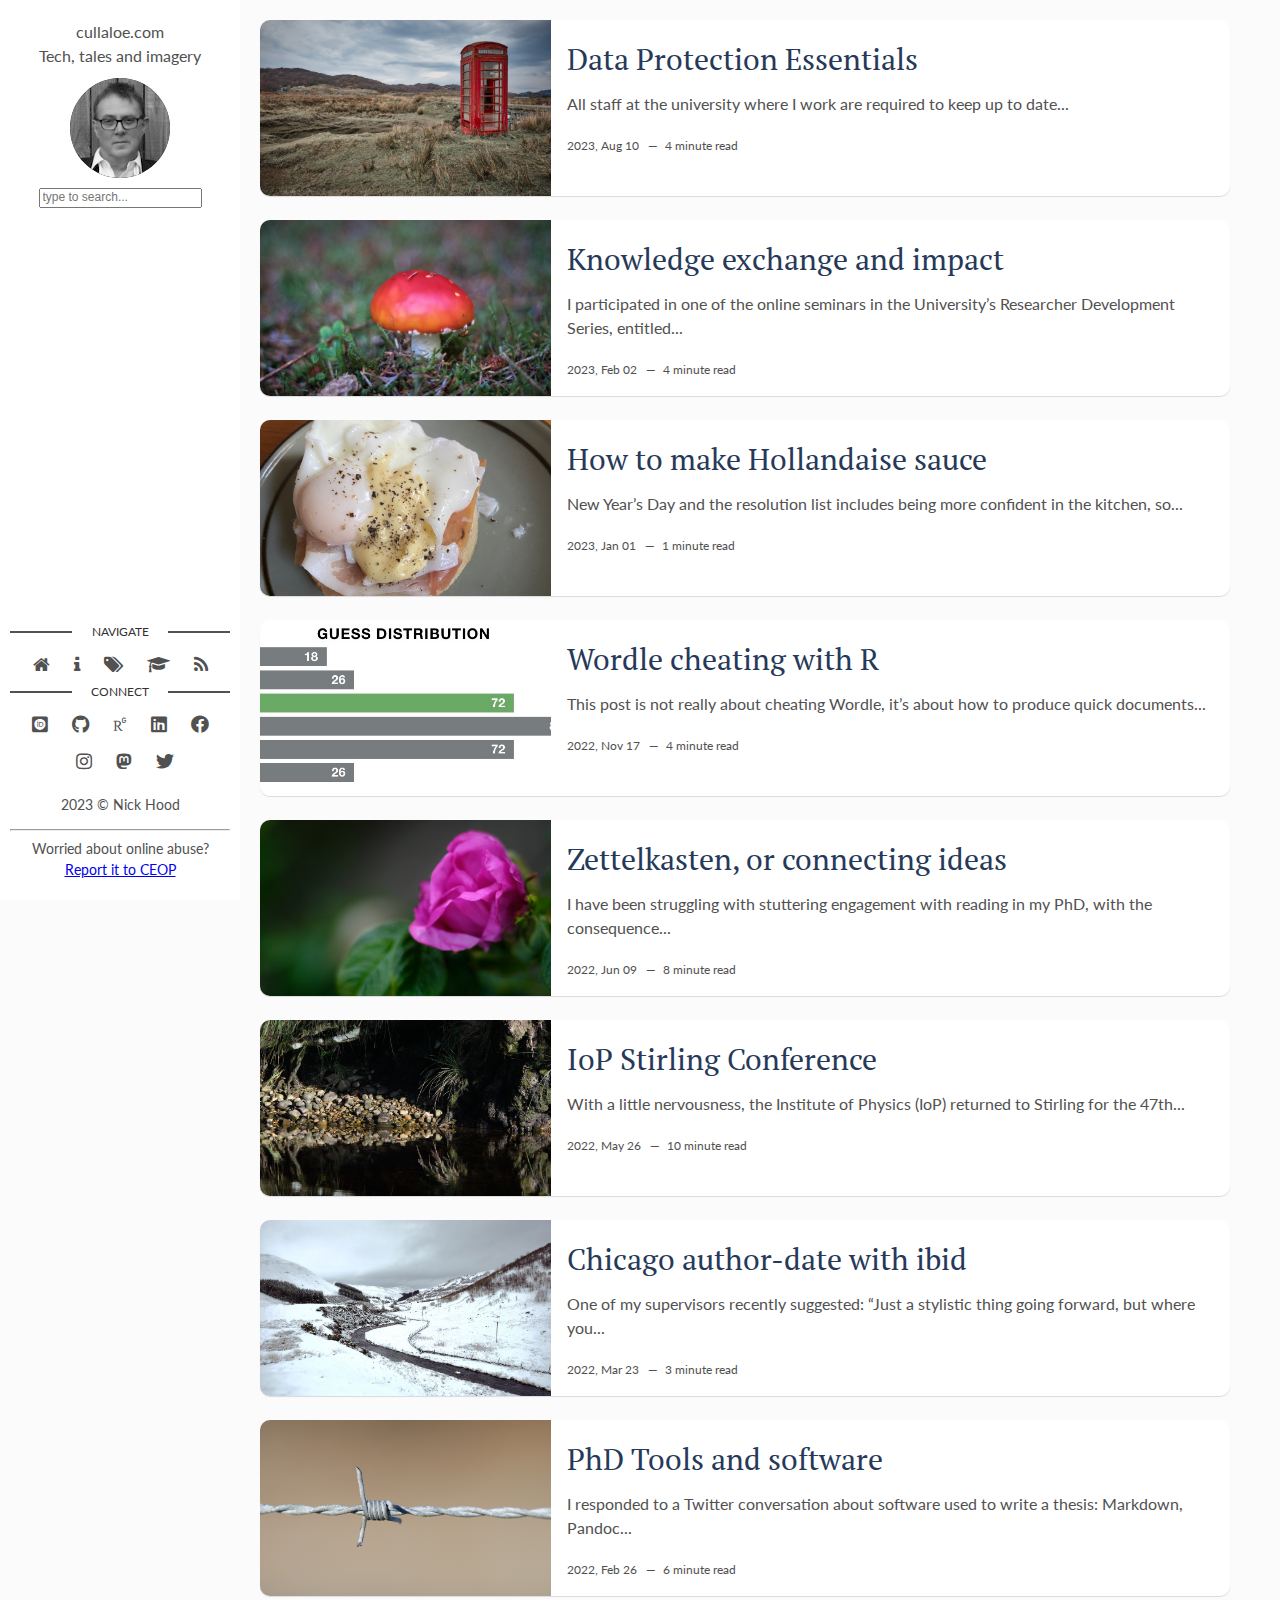
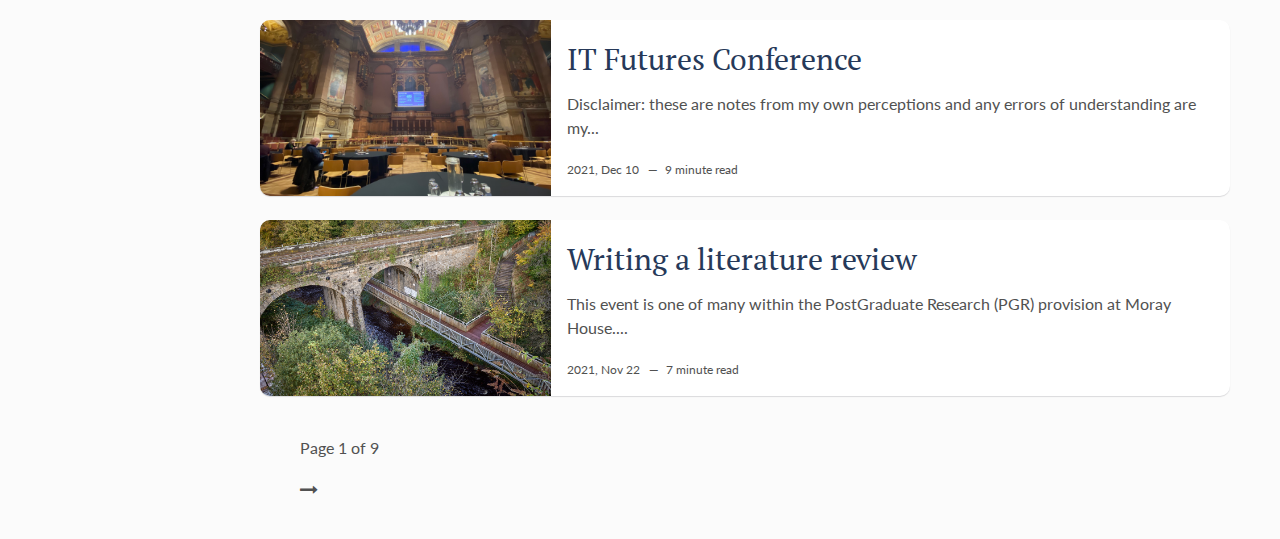
<file: docs/index.html>
<!DOCTYPE html>
<html lang="en">
    <head>
	<meta charset="utf-8">
	<title>Tech, tales and imagery</title>

  <!-- Edit site and author settings in `_config.yml` to make the social details your own -->

    <meta content="Tech, tales and imagery" property="og:site_name">
  
    <meta content="Tech, tales and imagery" property="og:title">
  
  
    <meta content="website" property="og:type">
  
  
    <meta content="A technical blog" property="og:description">
  
  
    <meta content="https://cullaloe.com/" property="og:url">
  
  
  
    <meta content="https://cullaloe.com/assets/img/nick-hood.jpg" property="og:image">
  
  
  

    <meta name="twitter:card" content="summary">
    <meta name="twitter:site" content="@Niximagery">
    <meta name="twitter:creator" content="@NixImagery">
  
    <meta name="twitter:title" content="Tech, tales and imagery">
  
  
    <meta name="twitter:url" content="https://cullaloe.com/">
  
  
    <meta name="twitter:description" content="A technical blog">
  
  
    <meta name="twitter:image:src" content="https://cullaloe.com/assets/img/nick-hood.jpg">
  

	<meta name="description" content="">
	<meta http-equiv="X-UA-Compatible" content="IE=edge">
	<meta name="viewport" content="width=device-width, initial-scale=1, maximum-scale=1">
	<meta property="og:image" content="">
	<link rel="shortcut icon" href="/assets/img/favicon/favicon.ico" type="image/x-icon">
	<link rel="apple-touch-icon" href="/assets/img/favicon/apple-touch-icon.png">
	<link rel="apple-touch-icon" sizes="72x72" href="/assets/img/favicon/apple-touch-icon-72x72.png">
	<link rel="apple-touch-icon" sizes="144x144" href="/assets/img/favicon/apple-touch-icon-144x144.png">
	<!-- Chrome, Firefox OS and Opera -->
	<meta name="theme-color" content="#263959">
	<!-- Windows Phone -->
	<meta name="msapplication-navbutton-color" content="#263959">
	<!-- iOS Safari -->
	<meta name="apple-mobile-web-app-status-bar-style" content="#263959">
	<!-- Google Fonts -->
	<link href="https://fonts.googleapis.com/css?family=PT+Serif:400,700" rel="stylesheet">
	<link href="https://fonts.googleapis.com/css?family=Lato:300,400,700" rel="stylesheet">
	<!-- Font Awesome -->
	<link rel="stylesheet" href="/assets/fonts/font-awesome/css/font-awesome.min.css">
	<link rel="stylesheet" href="/assets/fonts/font-awesome/css/fontawesome.min.css">
	<link rel="stylesheet" href="/assets/fonts/font-awesome/css/brands.min.css">
  <!-- Academicons -->
  <link rel="stylesheet" href="/assets/fonts/academicons/css/academicons.min.css">
	<!-- Styles -->
	<link rel="stylesheet" href="/assets/css/main.css">
  <link rel="stylesheet" href="/assets/css/search.css">

  <link rel="me" href="https://mastodon.scot/@niximagery">



<!-- Buy me a coffee -->
<script data-name="BMC-Widget" src="https://cdnjs.buymeacoffee.com/1.0.0/widget.prod.min.js" data-id="cullaloe" data-description="Helpful? Buy me a coffee!" data-message="" data-color="#5F7FFF" data-position="right" data-x_margin="18" data-y_margin="18"></script>
<!-- /Buy me a coffee -->

</head>

<body>

  <div class="wrapper">
    <aside class="sidebar">
  <header>
    <div class="about">
      <p>cullaloe.com<br/>Tech, tales and imagery</p>
      <div class="cover-author-image">
        <a href="/"><img src="/assets/img/nick-hood.jpg" alt="Nick Hood"></a>
      </div>
      <!-- <div class="author-name">by <a href="/about" target="_self" class="plain">Nick Hood</a></div> -->
      <div class="search" id="js-search">
        <input type="text" placeholder="type to search..." class="search__input" id="js-search__input">
      </div>
    </div>
    <ul class="search__results" id="js-search__results"></ul>
</header> <!-- End Header -->

  <footer>
    <section class="contact">
      <h3 class="contact-title">Navigate</h3>
      <ul>
        <li><a href="/" target="_self" title="Home"><i class="fa fa-home" aria-hidden="true"></i></a></li>
        <li><a href="/about" target="_self" title="About"><i class="fa fa-info" aria-hidden="true"></i></a></li>
        <li><a href="/tags" target="_self" title="Tags and Topics"><i class="fa fa-tags" aria-hidden="true"></i></a></li>
        <li><a href="//static.cullaloe.net/Research" target="_blank" title="My research diary (login required)"><i class="fa fa-mortar-board" aria-hidden="true"></i></a></li>
        <li><a href="/feed.xml" target="_blank" title="RSS XML feed"><i class="fa fa-rss" aria-hidden="true"></i></a></li>
      </ul>
    </section> <!-- End Section links -->
    <section class="contact">
      <h3 class="contact-title">Connect</h3>
      <ul>
        
        <li><a href="https://orcid.org/0000-0001-7891-9736" target="_blank"><i class="ai ai-orcid-square" aria-hidden="true"></i></a></li>
        
        
        <li class="github"><a href="http://github.com/NixImagery" target="_blank"><i class="fab fa-github"></i></a></li>
        
        
        <li><a href="https://www.researchgate.net/profile/Nick-Hood" target="_blank"><i class="ai ai-researchgate" aria-hidden="true"></i></a></li>
        
        
        <li class="linkedin"><a href="https://in.linkedin.com/in/Niximagery" target="_blank"><i class="fab fa-linkedin"></i></a></li>
        
        
        <li><a href="https://facebook.com/NixImagery" target="_blank"><i class="fab fa-facebook" aria-hidden="true"></i></a></li>
        
        
        <li><a href="https://instagram.com/NixImagery" target="_blank"><i class="fab fa-instagram" aria-hidden="true"></i></a></li>
        
        
          <li><a href="https://mastodon.scot/@NixImagery" target="_blank"><i class="fab fa-mastodon" aria-hidden="true"></i></a></li>
        
        
          <li><a href="https://twitter.com/NixImagery" target="_blank"><i class="fab fa-twitter" aria-hidden="true"></i></a></li>
        
        
      </ul>
    </section> <!-- End Section Contact -->
    <div class="copyright">
      <p>2023 &copy; Nick Hood</p>
      <hr>Worried about online abuse? <a href="https://www.ceop.police.uk/safety-centre/">Report it to CEOP</a>
    </div>
  </footer> <!-- End Footer -->
</aside> <!-- End Sidebar -->

<div class="content-box clearfix">
  
<article class="post">
  
    <a class="post-thumbnail" style="background-image: url(/assets/img/DSF1051-1.jpg)" href="/data-protection"></a>
  
  <div class="post-content">
    <h2 class="post-title"><a href="/data-protection">Data Protection Essentials</a></h2>
    <p>All staff at the university where I work are required to keep up to date...</p>
    <span class="post-date">2023, Aug 10&nbsp;&nbsp;&nbsp;—&nbsp;</span>
    <span class="post-words">4 minute read</span>
  </div>
</article>

<article class="post">
  
    <a class="post-thumbnail" style="background-image: url(/assets/img/DSF9508.jpg)" href="/knowledge-exchange-impact"></a>
  
  <div class="post-content">
    <h2 class="post-title"><a href="/knowledge-exchange-impact">Knowledge exchange and impact</a></h2>
    <p>I participated in one of the online seminars in the University’s Researcher Development Series, entitled...</p>
    <span class="post-date">2023, Feb 02&nbsp;&nbsp;&nbsp;—&nbsp;</span>
    <span class="post-words">4 minute read</span>
  </div>
</article>

<article class="post">
  
    <a class="post-thumbnail" style="background-image: url(/assets/img/IMG_9939-Large.jpeg)" href="/hollandaise"></a>
  
  <div class="post-content">
    <h2 class="post-title"><a href="/hollandaise">How to make Hollandaise sauce</a></h2>
    <p>New Year’s Day and the resolution list includes being more confident in the kitchen, so...</p>
    <span class="post-date">2023, Jan 01&nbsp;&nbsp;&nbsp;—&nbsp;</span>
    <span class="post-words">1 minute read</span>
  </div>
</article>

<article class="post">
  
    <a class="post-thumbnail" style="background-image: url(/assets/img/IMG_9953.jpg)" href="/wordle"></a>
  
  <div class="post-content">
    <h2 class="post-title"><a href="/wordle">Wordle cheating with R</a></h2>
    <p>This post is not really about cheating Wordle, it’s about how to produce quick documents...</p>
    <span class="post-date">2022, Nov 17&nbsp;&nbsp;&nbsp;—&nbsp;</span>
    <span class="post-words">4 minute read</span>
  </div>
</article>

<article class="post">
  
    <a class="post-thumbnail" style="background-image: url(/assets/img/DSF9026.jpg)" href="/zettelkasten"></a>
  
  <div class="post-content">
    <h2 class="post-title"><a href="/zettelkasten">Zettelkasten, or connecting ideas</a></h2>
    <p>I have been struggling with stuttering engagement with reading in my PhD, with the consequence...</p>
    <span class="post-date">2022, Jun 09&nbsp;&nbsp;&nbsp;—&nbsp;</span>
    <span class="post-words">8 minute read</span>
  </div>
</article>

<article class="post">
  
    <a class="post-thumbnail" style="background-image: url(/assets/img/DSF8163.jpg)" href="/stirling-conference-22"></a>
  
  <div class="post-content">
    <h2 class="post-title"><a href="/stirling-conference-22">IoP Stirling Conference</a></h2>
    <p>With a little nervousness, the Institute of Physics (IoP) returned to Stirling for the 47th...</p>
    <span class="post-date">2022, May 26&nbsp;&nbsp;&nbsp;—&nbsp;</span>
    <span class="post-words">10 minute read</span>
  </div>
</article>

<article class="post">
  
    <a class="post-thumbnail" style="background-image: url(/assets/img/DSF8831.jpg)" href="/chicago-author-date-with-ibid"></a>
  
  <div class="post-content">
    <h2 class="post-title"><a href="/chicago-author-date-with-ibid">Chicago author-date with ibid</a></h2>
    <p>One of my supervisors recently suggested: “Just a stylistic thing going forward, but where you...</p>
    <span class="post-date">2022, Mar 23&nbsp;&nbsp;&nbsp;—&nbsp;</span>
    <span class="post-words">3 minute read</span>
  </div>
</article>

<article class="post">
  
    <a class="post-thumbnail" style="background-image: url(/assets/img/DSF8893.jpg)" href="/phd-workflow-22"></a>
  
  <div class="post-content">
    <h2 class="post-title"><a href="/phd-workflow-22">PhD Tools and software</a></h2>
    <p>I responded to a Twitter conversation about software used to write a thesis: Markdown, Pandoc...</p>
    <span class="post-date">2022, Feb 26&nbsp;&nbsp;&nbsp;—&nbsp;</span>
    <span class="post-words">6 minute read</span>
  </div>
</article>

<article class="post">
  
    <a class="post-thumbnail" style="background-image: url(/assets/img/IMG_9536.jpg)" href="/futures-conference-21"></a>
  
  <div class="post-content">
    <h2 class="post-title"><a href="/futures-conference-21">IT Futures Conference</a></h2>
    <p>Disclaimer: these are notes from my own perceptions and any errors of understanding are my...</p>
    <span class="post-date">2021, Dec 10&nbsp;&nbsp;&nbsp;—&nbsp;</span>
    <span class="post-words">9 minute read</span>
  </div>
</article>

<article class="post">
  
    <a class="post-thumbnail" style="background-image: url(/assets/img/R0001131.jpg)" href="/writing-lit-review"></a>
  
  <div class="post-content">
    <h2 class="post-title"><a href="/writing-lit-review">Writing a literature review</a></h2>
    <p>This event is one of many within the PostGraduate Research (PGR) provision at Moray House....</p>
    <span class="post-date">2021, Nov 22&nbsp;&nbsp;&nbsp;—&nbsp;</span>
    <span class="post-words">7 minute read</span>
  </div>
</article>


<div class="container">
  <nav class="pagination" role="pagination">
    <ul>
      

      <p><span class="page-number">Page 1 of 9</span></p>

      
      <p><a class="older-posts" href="/page/2/"><i class="fa fa-long-arrow-right" aria-hidden="true"></i></a></p>
      
    </ul>
  </nav>
</div>


</div>

  </div>
  <!-- Google tag (gtag.js) -->
<script async src="https://www.googletagmanager.com/gtag/js?id=G-HRRCR9KGPW"></script>
<script>
  window.dataLayer = window.dataLayer || [];
  function gtag(){dataLayer.push(arguments);}
  gtag('js', new Date());

  gtag('config', 'G-HRRCR9KGPW');
</script>
	<!-- Scripts -->
  <!-- Search Js -->
<script src="/assets/js/search.js"></script>
  
</body>
</html>
</file>
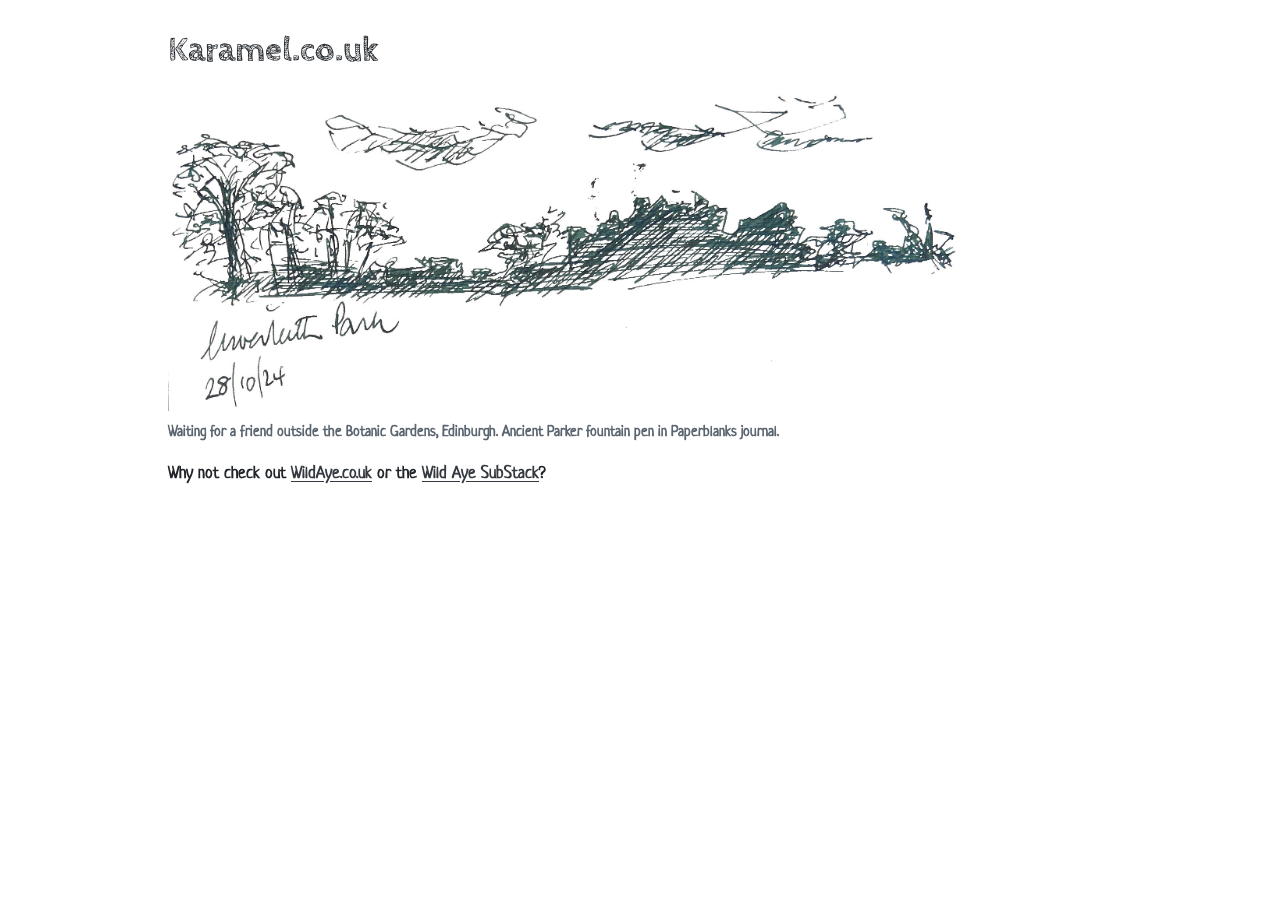
<file: karamel.co.uk/index.html>
<!DOCTYPE html>
<html xmlns="http://www.w3.org/1999/xhtml" lang="en" xml:lang="en"><head>

<meta charset="utf-8">
<meta name="generator" content="quarto-1.5.57">

<meta name="viewport" content="width=device-width, initial-scale=1.0, user-scalable=yes">


<title>Karamel.co.uk</title>
<style>
code{white-space: pre-wrap;}
span.smallcaps{font-variant: small-caps;}
div.columns{display: flex; gap: min(4vw, 1.5em);}
div.column{flex: auto; overflow-x: auto;}
div.hanging-indent{margin-left: 1.5em; text-indent: -1.5em;}
ul.task-list{list-style: none;}
ul.task-list li input[type="checkbox"] {
  width: 0.8em;
  margin: 0 0.8em 0.2em -1em; /* quarto-specific, see https://github.com/quarto-dev/quarto-cli/issues/4556 */ 
  vertical-align: middle;
}
</style>


<script src="site_libs/quarto-nav/quarto-nav.js"></script>
<script src="site_libs/clipboard/clipboard.min.js"></script>
<script src="site_libs/quarto-search/autocomplete.umd.js"></script>
<script src="site_libs/quarto-search/fuse.min.js"></script>
<script src="site_libs/quarto-search/quarto-search.js"></script>
<meta name="quarto:offset" content="./">
<link href="./anarchy.gif" rel="icon" type="image/gif">
<script src="site_libs/quarto-html/quarto.js"></script>
<script src="site_libs/quarto-html/popper.min.js"></script>
<script src="site_libs/quarto-html/tippy.umd.min.js"></script>
<script src="site_libs/quarto-html/anchor.min.js"></script>
<link href="site_libs/quarto-html/tippy.css" rel="stylesheet">
<link href="site_libs/quarto-html/quarto-syntax-highlighting.css" rel="stylesheet" id="quarto-text-highlighting-styles">
<script src="site_libs/bootstrap/bootstrap.min.js"></script>
<link href="site_libs/bootstrap/bootstrap-icons.css" rel="stylesheet">
<link href="site_libs/bootstrap/bootstrap.min.css" rel="stylesheet" id="quarto-bootstrap" data-mode="light">
<script id="quarto-search-options" type="application/json">{
  "location": "sidebar",
  "copy-button": false,
  "collapse-after": 3,
  "panel-placement": "start",
  "type": "textbox",
  "limit": 50,
  "keyboard-shortcut": [
    "f",
    "/",
    "s"
  ],
  "show-item-context": false,
  "language": {
    "search-no-results-text": "No results",
    "search-matching-documents-text": "matching documents",
    "search-copy-link-title": "Copy link to search",
    "search-hide-matches-text": "Hide additional matches",
    "search-more-match-text": "more match in this document",
    "search-more-matches-text": "more matches in this document",
    "search-clear-button-title": "Clear",
    "search-text-placeholder": "",
    "search-detached-cancel-button-title": "Cancel",
    "search-submit-button-title": "Submit",
    "search-label": "Search"
  }
}</script>


</head>

<body>

<div id="quarto-search-results"></div>
<!-- content -->
<div id="quarto-content" class="quarto-container page-columns page-rows-contents page-layout-article">
<!-- sidebar -->
<!-- margin-sidebar -->
    <div id="quarto-margin-sidebar" class="sidebar margin-sidebar zindex-bottom">
        
    </div>
<!-- main -->
<main class="content" id="quarto-document-content">

<header id="title-block-header" class="quarto-title-block default">
<div class="quarto-title">
<h1 class="title">Karamel.co.uk</h1>
</div>



<div class="quarto-title-meta">

    
  
    
  </div>
  


</header>


<div class="quarto-figure quarto-figure-center">
<figure class="figure">
<p><img src="IMG_0642.jpg" class="img-fluid figure-img"></p>
<figcaption>Waiting for a friend outside the Botanic Gardens, Edinburgh. Ancient Parker fountain pen in Paperblanks journal.</figcaption>
</figure>
</div>
<p>Why not check out <a href="https://wildaye.co.uk/">WildAye.co.uk</a> or the <a href="https://wildaye.substack.com/">Wild Aye SubStack</a>?</p>



</main> <!-- /main -->
<script id="quarto-html-after-body" type="application/javascript">
window.document.addEventListener("DOMContentLoaded", function (event) {
  const toggleBodyColorMode = (bsSheetEl) => {
    const mode = bsSheetEl.getAttribute("data-mode");
    const bodyEl = window.document.querySelector("body");
    if (mode === "dark") {
      bodyEl.classList.add("quarto-dark");
      bodyEl.classList.remove("quarto-light");
    } else {
      bodyEl.classList.add("quarto-light");
      bodyEl.classList.remove("quarto-dark");
    }
  }
  const toggleBodyColorPrimary = () => {
    const bsSheetEl = window.document.querySelector("link#quarto-bootstrap");
    if (bsSheetEl) {
      toggleBodyColorMode(bsSheetEl);
    }
  }
  toggleBodyColorPrimary();  
  const icon = "";
  const anchorJS = new window.AnchorJS();
  anchorJS.options = {
    placement: 'right',
    icon: icon
  };
  anchorJS.add('.anchored');
  const isCodeAnnotation = (el) => {
    for (const clz of el.classList) {
      if (clz.startsWith('code-annotation-')) {                     
        return true;
      }
    }
    return false;
  }
  const onCopySuccess = function(e) {
    // button target
    const button = e.trigger;
    // don't keep focus
    button.blur();
    // flash "checked"
    button.classList.add('code-copy-button-checked');
    var currentTitle = button.getAttribute("title");
    button.setAttribute("title", "Copied!");
    let tooltip;
    if (window.bootstrap) {
      button.setAttribute("data-bs-toggle", "tooltip");
      button.setAttribute("data-bs-placement", "left");
      button.setAttribute("data-bs-title", "Copied!");
      tooltip = new bootstrap.Tooltip(button, 
        { trigger: "manual", 
          customClass: "code-copy-button-tooltip",
          offset: [0, -8]});
      tooltip.show();    
    }
    setTimeout(function() {
      if (tooltip) {
        tooltip.hide();
        button.removeAttribute("data-bs-title");
        button.removeAttribute("data-bs-toggle");
        button.removeAttribute("data-bs-placement");
      }
      button.setAttribute("title", currentTitle);
      button.classList.remove('code-copy-button-checked');
    }, 1000);
    // clear code selection
    e.clearSelection();
  }
  const getTextToCopy = function(trigger) {
      const codeEl = trigger.previousElementSibling.cloneNode(true);
      for (const childEl of codeEl.children) {
        if (isCodeAnnotation(childEl)) {
          childEl.remove();
        }
      }
      return codeEl.innerText;
  }
  const clipboard = new window.ClipboardJS('.code-copy-button:not([data-in-quarto-modal])', {
    text: getTextToCopy
  });
  clipboard.on('success', onCopySuccess);
  if (window.document.getElementById('quarto-embedded-source-code-modal')) {
    // For code content inside modals, clipBoardJS needs to be initialized with a container option
    // TODO: Check when it could be a function (https://github.com/zenorocha/clipboard.js/issues/860)
    const clipboardModal = new window.ClipboardJS('.code-copy-button[data-in-quarto-modal]', {
      text: getTextToCopy,
      container: window.document.getElementById('quarto-embedded-source-code-modal')
    });
    clipboardModal.on('success', onCopySuccess);
  }
    var localhostRegex = new RegExp(/^(?:http|https):\/\/localhost\:?[0-9]*\//);
    var mailtoRegex = new RegExp(/^mailto:/);
      var filterRegex = new RegExp('/' + window.location.host + '/');
    var isInternal = (href) => {
        return filterRegex.test(href) || localhostRegex.test(href) || mailtoRegex.test(href);
    }
    // Inspect non-navigation links and adorn them if external
 	var links = window.document.querySelectorAll('a[href]:not(.nav-link):not(.navbar-brand):not(.toc-action):not(.sidebar-link):not(.sidebar-item-toggle):not(.pagination-link):not(.no-external):not([aria-hidden]):not(.dropdown-item):not(.quarto-navigation-tool):not(.about-link)');
    for (var i=0; i<links.length; i++) {
      const link = links[i];
      if (!isInternal(link.href)) {
        // undo the damage that might have been done by quarto-nav.js in the case of
        // links that we want to consider external
        if (link.dataset.originalHref !== undefined) {
          link.href = link.dataset.originalHref;
        }
      }
    }
  function tippyHover(el, contentFn, onTriggerFn, onUntriggerFn) {
    const config = {
      allowHTML: true,
      maxWidth: 500,
      delay: 100,
      arrow: false,
      appendTo: function(el) {
          return el.parentElement;
      },
      interactive: true,
      interactiveBorder: 10,
      theme: 'quarto',
      placement: 'bottom-start',
    };
    if (contentFn) {
      config.content = contentFn;
    }
    if (onTriggerFn) {
      config.onTrigger = onTriggerFn;
    }
    if (onUntriggerFn) {
      config.onUntrigger = onUntriggerFn;
    }
    window.tippy(el, config); 
  }
  const noterefs = window.document.querySelectorAll('a[role="doc-noteref"]');
  for (var i=0; i<noterefs.length; i++) {
    const ref = noterefs[i];
    tippyHover(ref, function() {
      // use id or data attribute instead here
      let href = ref.getAttribute('data-footnote-href') || ref.getAttribute('href');
      try { href = new URL(href).hash; } catch {}
      const id = href.replace(/^#\/?/, "");
      const note = window.document.getElementById(id);
      if (note) {
        return note.innerHTML;
      } else {
        return "";
      }
    });
  }
  const xrefs = window.document.querySelectorAll('a.quarto-xref');
  const processXRef = (id, note) => {
    // Strip column container classes
    const stripColumnClz = (el) => {
      el.classList.remove("page-full", "page-columns");
      if (el.children) {
        for (const child of el.children) {
          stripColumnClz(child);
        }
      }
    }
    stripColumnClz(note)
    if (id === null || id.startsWith('sec-')) {
      // Special case sections, only their first couple elements
      const container = document.createElement("div");
      if (note.children && note.children.length > 2) {
        container.appendChild(note.children[0].cloneNode(true));
        for (let i = 1; i < note.children.length; i++) {
          const child = note.children[i];
          if (child.tagName === "P" && child.innerText === "") {
            continue;
          } else {
            container.appendChild(child.cloneNode(true));
            break;
          }
        }
        if (window.Quarto?.typesetMath) {
          window.Quarto.typesetMath(container);
        }
        return container.innerHTML
      } else {
        if (window.Quarto?.typesetMath) {
          window.Quarto.typesetMath(note);
        }
        return note.innerHTML;
      }
    } else {
      // Remove any anchor links if they are present
      const anchorLink = note.querySelector('a.anchorjs-link');
      if (anchorLink) {
        anchorLink.remove();
      }
      if (window.Quarto?.typesetMath) {
        window.Quarto.typesetMath(note);
      }
      // TODO in 1.5, we should make sure this works without a callout special case
      if (note.classList.contains("callout")) {
        return note.outerHTML;
      } else {
        return note.innerHTML;
      }
    }
  }
  for (var i=0; i<xrefs.length; i++) {
    const xref = xrefs[i];
    tippyHover(xref, undefined, function(instance) {
      instance.disable();
      let url = xref.getAttribute('href');
      let hash = undefined; 
      if (url.startsWith('#')) {
        hash = url;
      } else {
        try { hash = new URL(url).hash; } catch {}
      }
      if (hash) {
        const id = hash.replace(/^#\/?/, "");
        const note = window.document.getElementById(id);
        if (note !== null) {
          try {
            const html = processXRef(id, note.cloneNode(true));
            instance.setContent(html);
          } finally {
            instance.enable();
            instance.show();
          }
        } else {
          // See if we can fetch this
          fetch(url.split('#')[0])
          .then(res => res.text())
          .then(html => {
            const parser = new DOMParser();
            const htmlDoc = parser.parseFromString(html, "text/html");
            const note = htmlDoc.getElementById(id);
            if (note !== null) {
              const html = processXRef(id, note);
              instance.setContent(html);
            } 
          }).finally(() => {
            instance.enable();
            instance.show();
          });
        }
      } else {
        // See if we can fetch a full url (with no hash to target)
        // This is a special case and we should probably do some content thinning / targeting
        fetch(url)
        .then(res => res.text())
        .then(html => {
          const parser = new DOMParser();
          const htmlDoc = parser.parseFromString(html, "text/html");
          const note = htmlDoc.querySelector('main.content');
          if (note !== null) {
            // This should only happen for chapter cross references
            // (since there is no id in the URL)
            // remove the first header
            if (note.children.length > 0 && note.children[0].tagName === "HEADER") {
              note.children[0].remove();
            }
            const html = processXRef(null, note);
            instance.setContent(html);
          } 
        }).finally(() => {
          instance.enable();
          instance.show();
        });
      }
    }, function(instance) {
    });
  }
      let selectedAnnoteEl;
      const selectorForAnnotation = ( cell, annotation) => {
        let cellAttr = 'data-code-cell="' + cell + '"';
        let lineAttr = 'data-code-annotation="' +  annotation + '"';
        const selector = 'span[' + cellAttr + '][' + lineAttr + ']';
        return selector;
      }
      const selectCodeLines = (annoteEl) => {
        const doc = window.document;
        const targetCell = annoteEl.getAttribute("data-target-cell");
        const targetAnnotation = annoteEl.getAttribute("data-target-annotation");
        const annoteSpan = window.document.querySelector(selectorForAnnotation(targetCell, targetAnnotation));
        const lines = annoteSpan.getAttribute("data-code-lines").split(",");
        const lineIds = lines.map((line) => {
          return targetCell + "-" + line;
        })
        let top = null;
        let height = null;
        let parent = null;
        if (lineIds.length > 0) {
            //compute the position of the single el (top and bottom and make a div)
            const el = window.document.getElementById(lineIds[0]);
            top = el.offsetTop;
            height = el.offsetHeight;
            parent = el.parentElement.parentElement;
          if (lineIds.length > 1) {
            const lastEl = window.document.getElementById(lineIds[lineIds.length - 1]);
            const bottom = lastEl.offsetTop + lastEl.offsetHeight;
            height = bottom - top;
          }
          if (top !== null && height !== null && parent !== null) {
            // cook up a div (if necessary) and position it 
            let div = window.document.getElementById("code-annotation-line-highlight");
            if (div === null) {
              div = window.document.createElement("div");
              div.setAttribute("id", "code-annotation-line-highlight");
              div.style.position = 'absolute';
              parent.appendChild(div);
            }
            div.style.top = top - 2 + "px";
            div.style.height = height + 4 + "px";
            div.style.left = 0;
            let gutterDiv = window.document.getElementById("code-annotation-line-highlight-gutter");
            if (gutterDiv === null) {
              gutterDiv = window.document.createElement("div");
              gutterDiv.setAttribute("id", "code-annotation-line-highlight-gutter");
              gutterDiv.style.position = 'absolute';
              const codeCell = window.document.getElementById(targetCell);
              const gutter = codeCell.querySelector('.code-annotation-gutter');
              gutter.appendChild(gutterDiv);
            }
            gutterDiv.style.top = top - 2 + "px";
            gutterDiv.style.height = height + 4 + "px";
          }
          selectedAnnoteEl = annoteEl;
        }
      };
      const unselectCodeLines = () => {
        const elementsIds = ["code-annotation-line-highlight", "code-annotation-line-highlight-gutter"];
        elementsIds.forEach((elId) => {
          const div = window.document.getElementById(elId);
          if (div) {
            div.remove();
          }
        });
        selectedAnnoteEl = undefined;
      };
        // Handle positioning of the toggle
    window.addEventListener(
      "resize",
      throttle(() => {
        elRect = undefined;
        if (selectedAnnoteEl) {
          selectCodeLines(selectedAnnoteEl);
        }
      }, 10)
    );
    function throttle(fn, ms) {
    let throttle = false;
    let timer;
      return (...args) => {
        if(!throttle) { // first call gets through
            fn.apply(this, args);
            throttle = true;
        } else { // all the others get throttled
            if(timer) clearTimeout(timer); // cancel #2
            timer = setTimeout(() => {
              fn.apply(this, args);
              timer = throttle = false;
            }, ms);
        }
      };
    }
      // Attach click handler to the DT
      const annoteDls = window.document.querySelectorAll('dt[data-target-cell]');
      for (const annoteDlNode of annoteDls) {
        annoteDlNode.addEventListener('click', (event) => {
          const clickedEl = event.target;
          if (clickedEl !== selectedAnnoteEl) {
            unselectCodeLines();
            const activeEl = window.document.querySelector('dt[data-target-cell].code-annotation-active');
            if (activeEl) {
              activeEl.classList.remove('code-annotation-active');
            }
            selectCodeLines(clickedEl);
            clickedEl.classList.add('code-annotation-active');
          } else {
            // Unselect the line
            unselectCodeLines();
            clickedEl.classList.remove('code-annotation-active');
          }
        });
      }
  const findCites = (el) => {
    const parentEl = el.parentElement;
    if (parentEl) {
      const cites = parentEl.dataset.cites;
      if (cites) {
        return {
          el,
          cites: cites.split(' ')
        };
      } else {
        return findCites(el.parentElement)
      }
    } else {
      return undefined;
    }
  };
  var bibliorefs = window.document.querySelectorAll('a[role="doc-biblioref"]');
  for (var i=0; i<bibliorefs.length; i++) {
    const ref = bibliorefs[i];
    const citeInfo = findCites(ref);
    if (citeInfo) {
      tippyHover(citeInfo.el, function() {
        var popup = window.document.createElement('div');
        citeInfo.cites.forEach(function(cite) {
          var citeDiv = window.document.createElement('div');
          citeDiv.classList.add('hanging-indent');
          citeDiv.classList.add('csl-entry');
          var biblioDiv = window.document.getElementById('ref-' + cite);
          if (biblioDiv) {
            citeDiv.innerHTML = biblioDiv.innerHTML;
          }
          popup.appendChild(citeDiv);
        });
        return popup.innerHTML;
      });
    }
  }
});
</script>
</div> <!-- /content -->




</body></html>
</file>
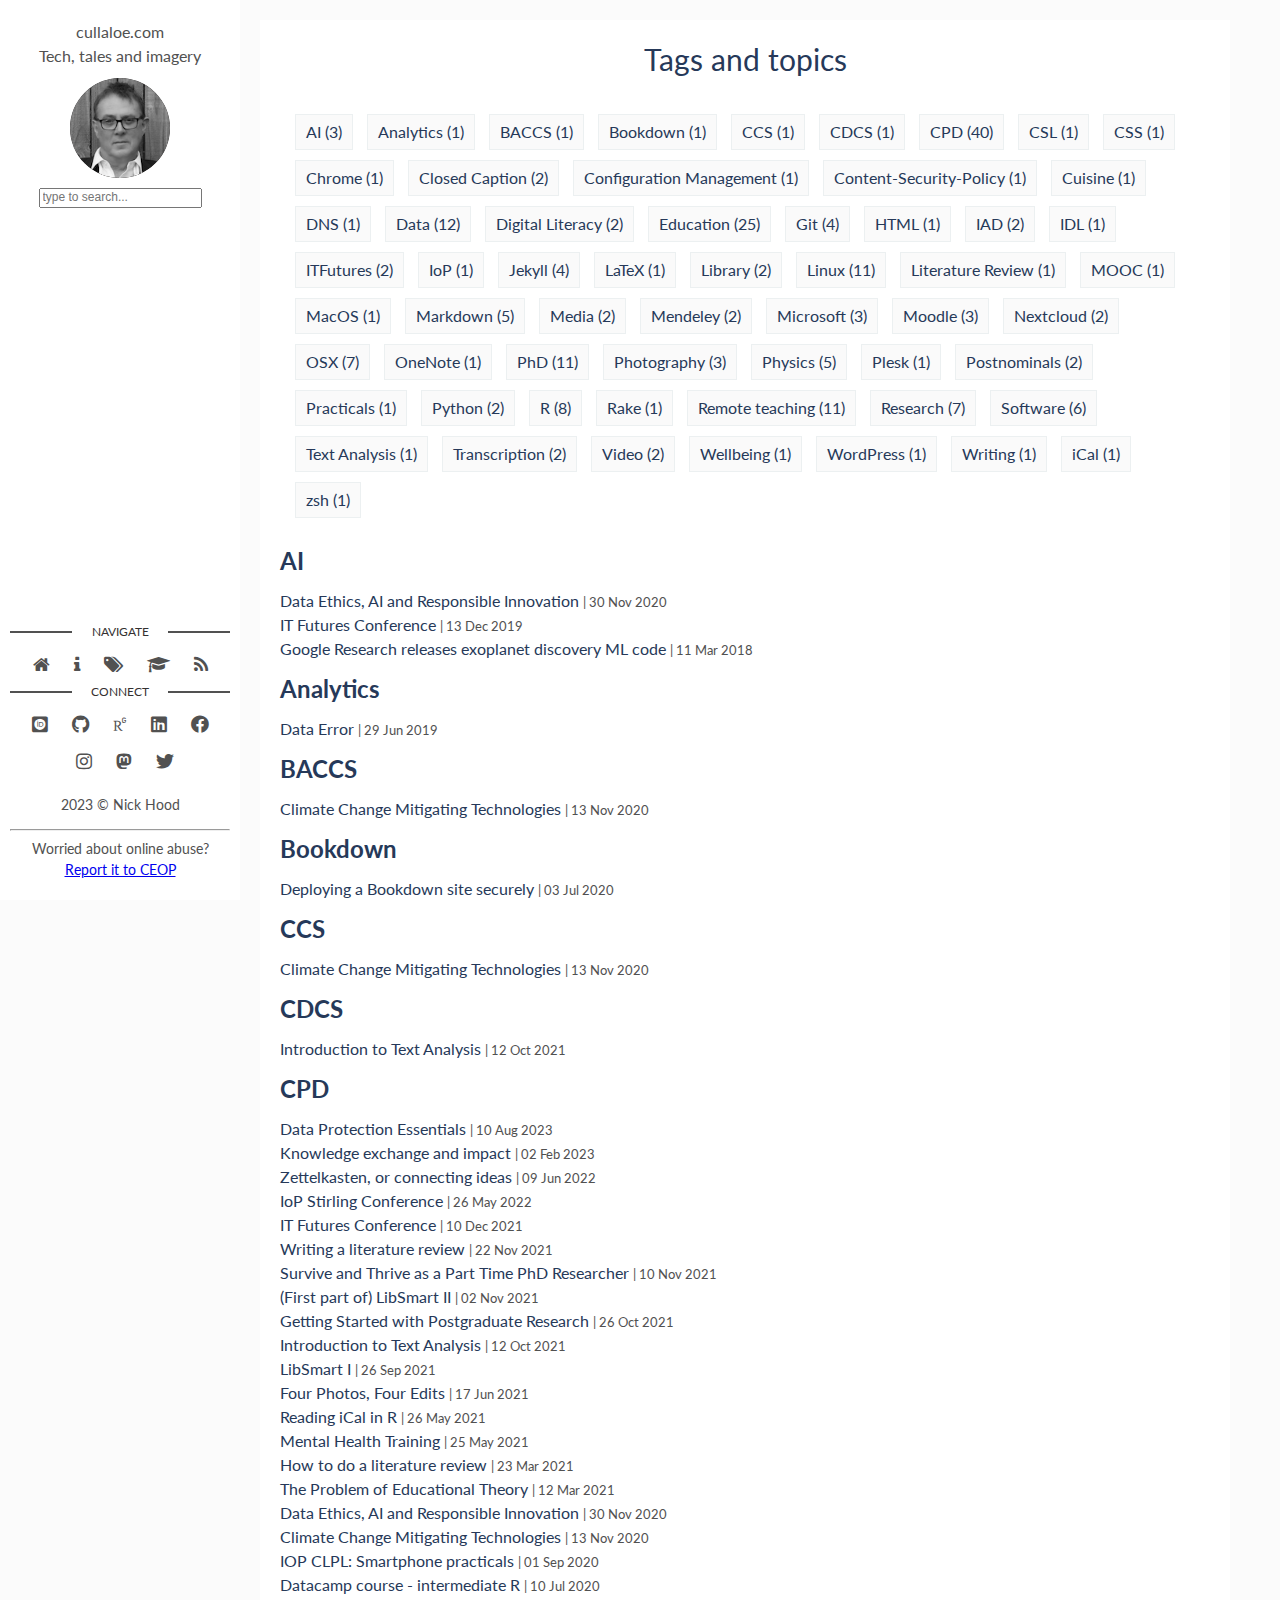
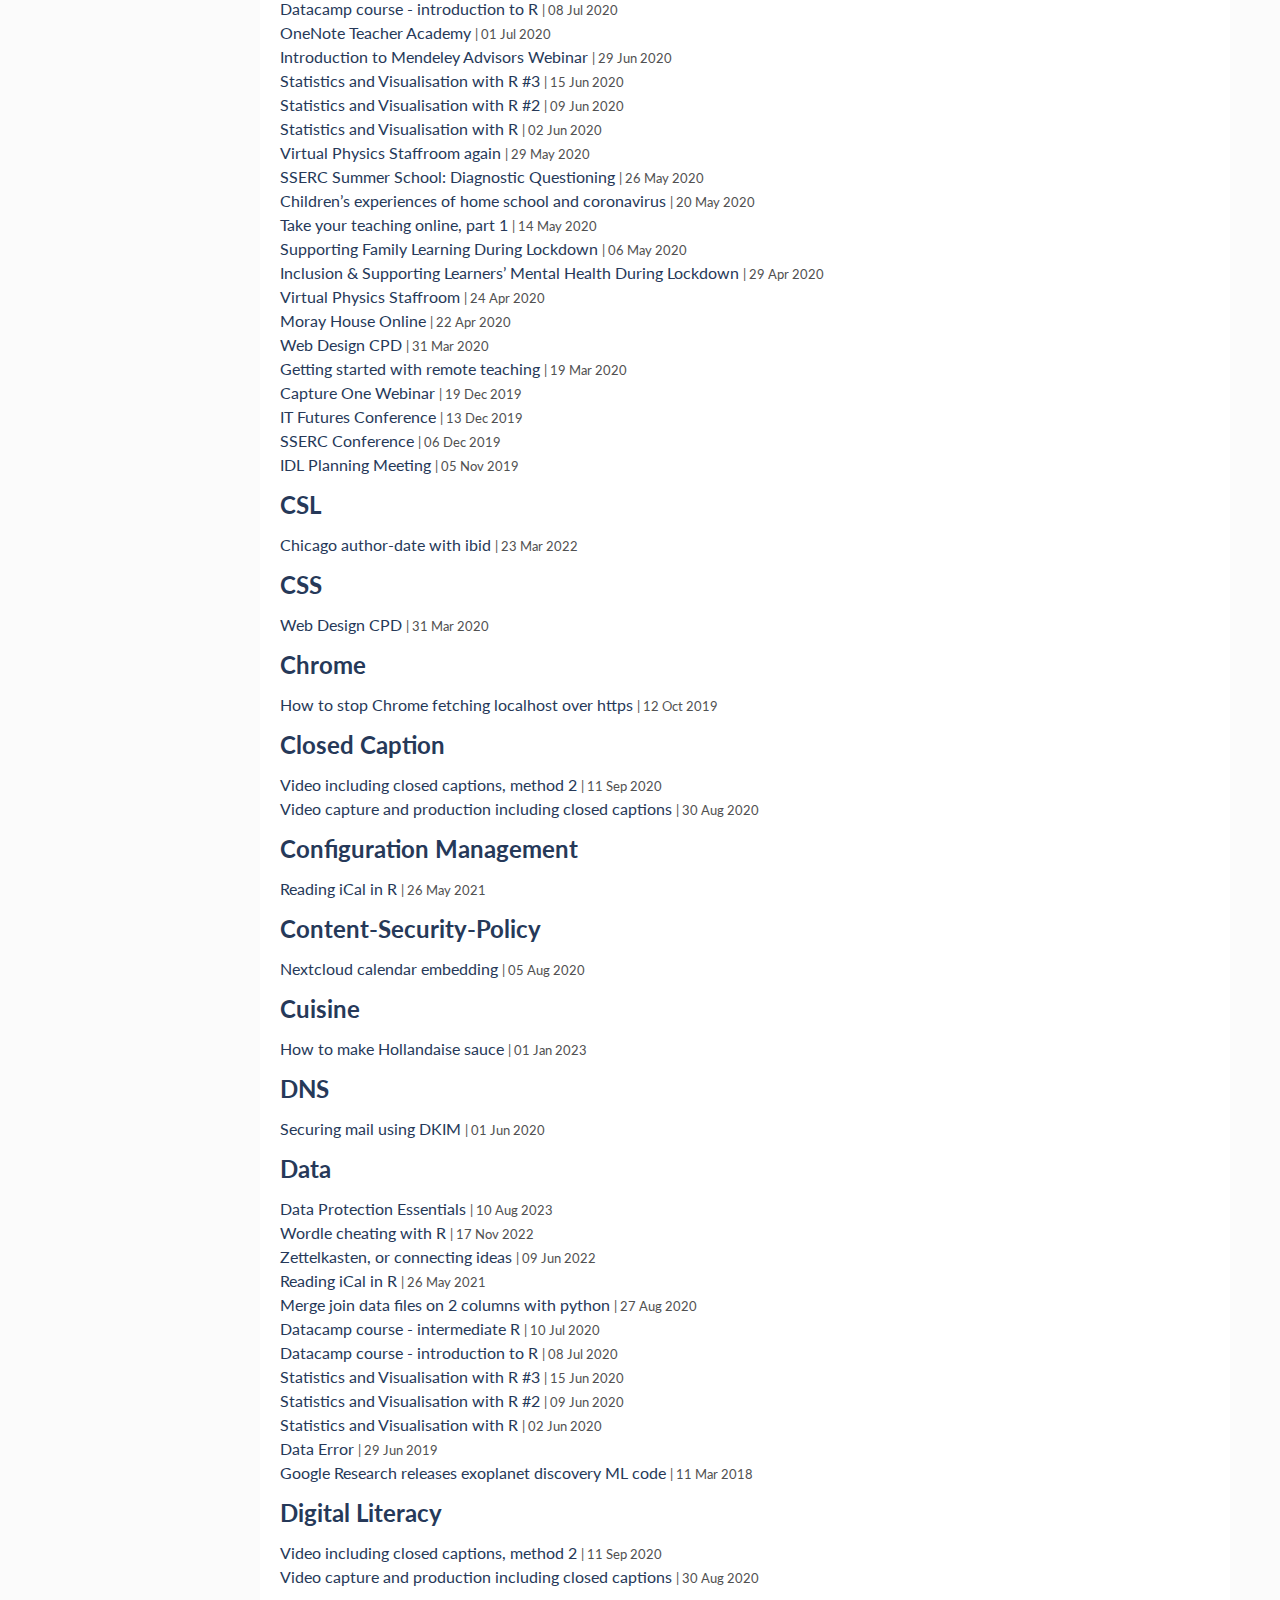
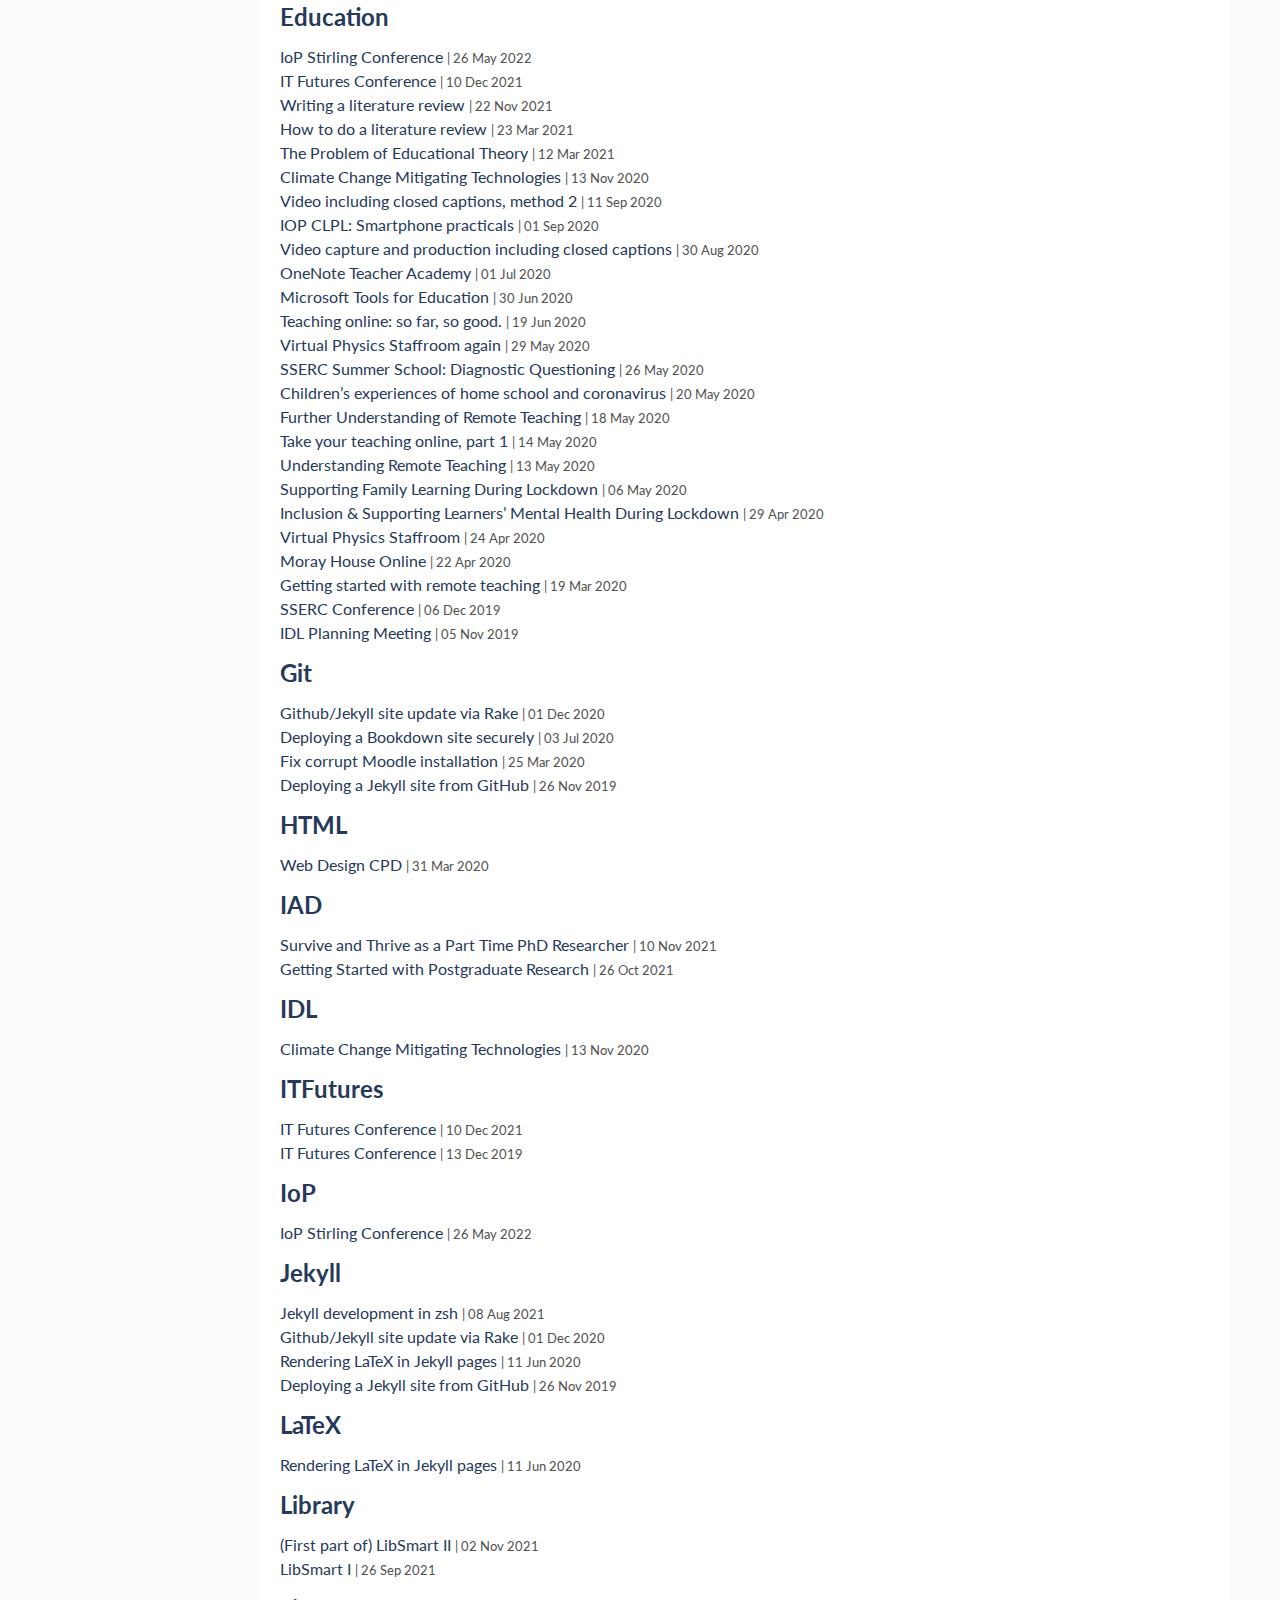
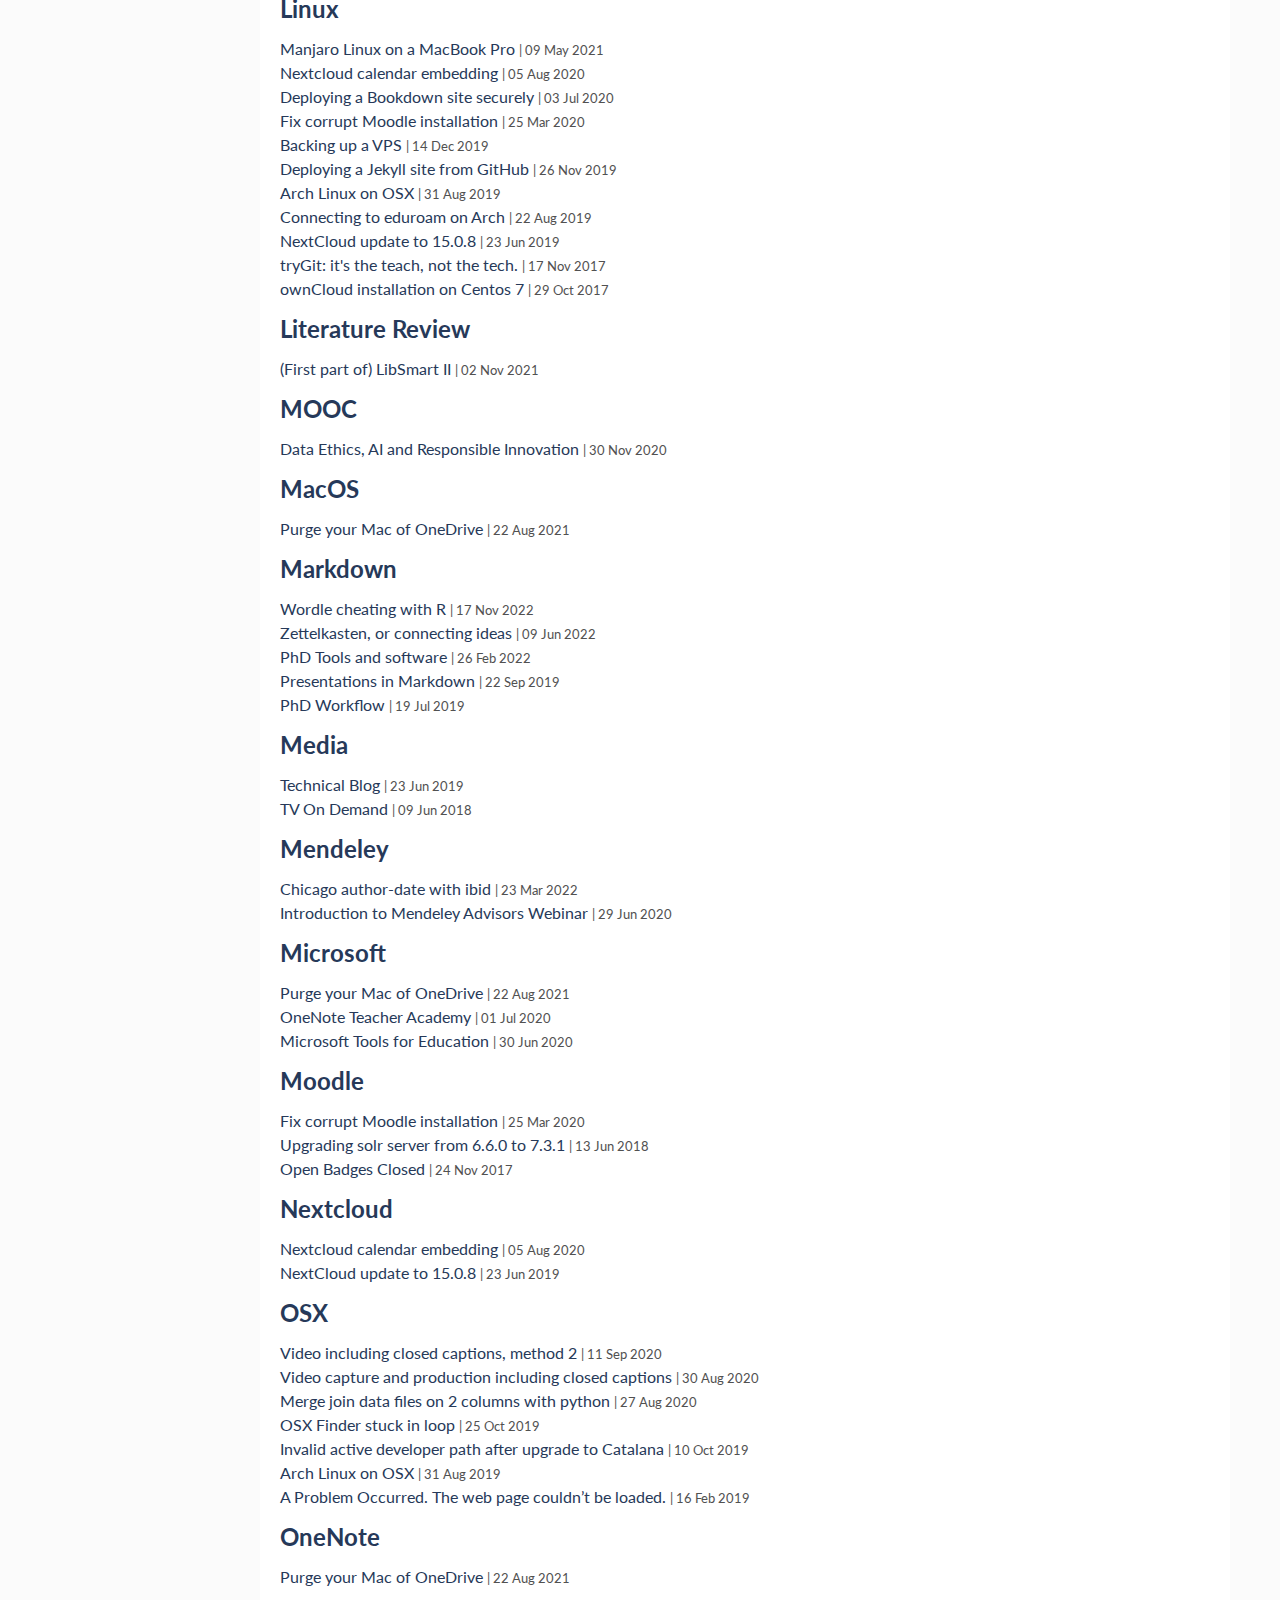
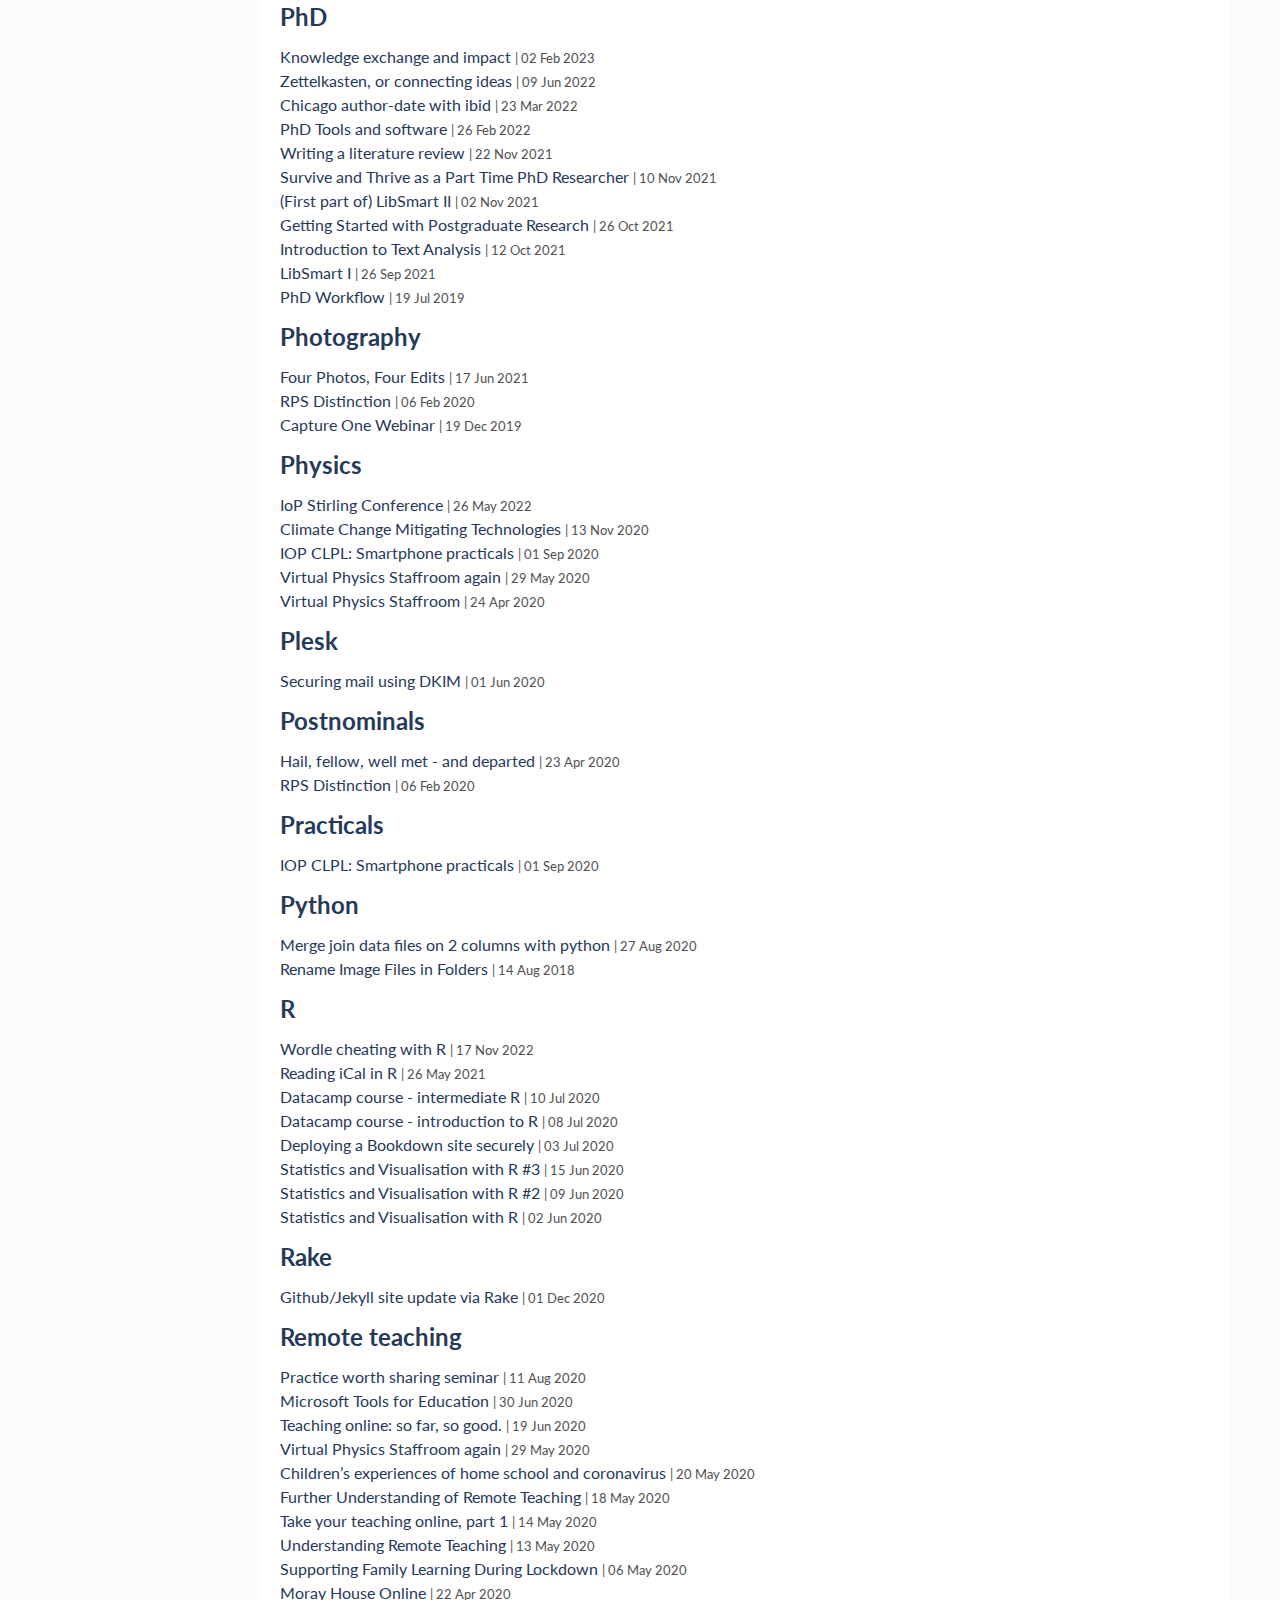
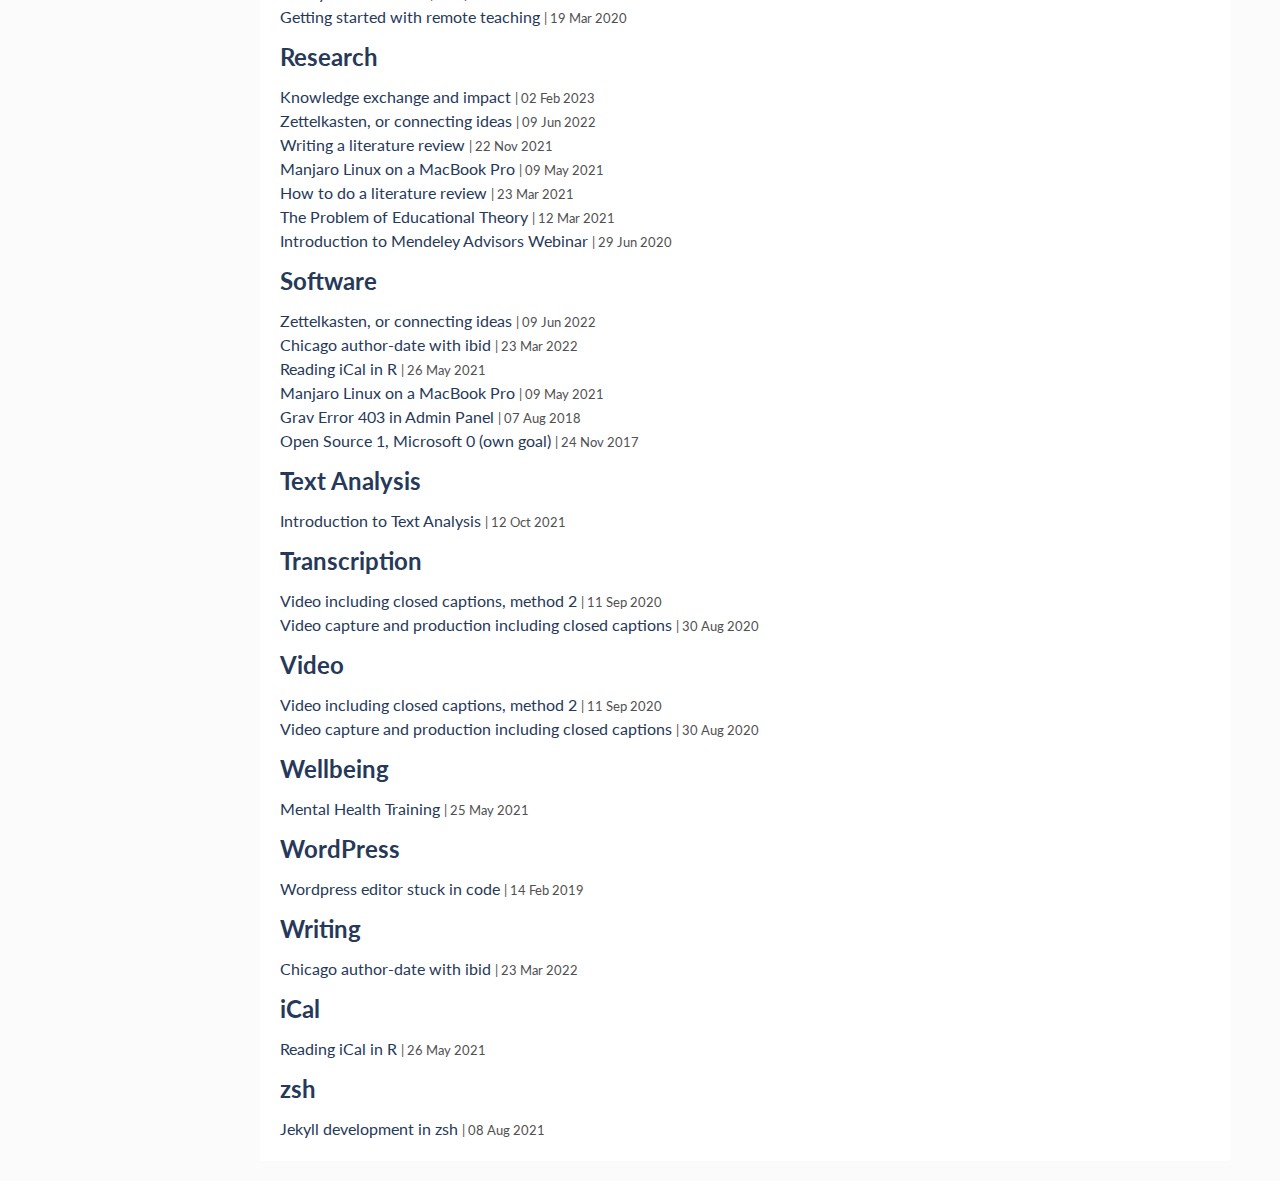
<file: docs/tags/index.html>
<!DOCTYPE html>
<html lang="en">
    <head>
	<meta charset="utf-8">
	<title>Tags - Tech, tales and imagery</title>

  <!-- Edit site and author settings in `_config.yml` to make the social details your own -->

    <meta content="Tech, tales and imagery" property="og:site_name">
  
    <meta content="Tags" property="og:title">
  
  
    <meta content="article" property="og:type">
  
  
    <meta content="A technical blog" property="og:description">
  
  
    <meta content="https://cullaloe.com/tags/" property="og:url">
  
  
  
    <meta content="https://cullaloe.com/assets/img/nick-hood.jpg" property="og:image">
  
  
  

    <meta name="twitter:card" content="summary">
    <meta name="twitter:site" content="@Niximagery">
    <meta name="twitter:creator" content="@NixImagery">
  
    <meta name="twitter:title" content="Tags">
  
  
    <meta name="twitter:url" content="https://cullaloe.com/tags/">
  
  
    <meta name="twitter:description" content="A technical blog">
  
  
    <meta name="twitter:image:src" content="https://cullaloe.com/assets/img/nick-hood.jpg">
  

	<meta name="description" content="">
	<meta http-equiv="X-UA-Compatible" content="IE=edge">
	<meta name="viewport" content="width=device-width, initial-scale=1, maximum-scale=1">
	<meta property="og:image" content="">
	<link rel="shortcut icon" href="/assets/img/favicon/favicon.ico" type="image/x-icon">
	<link rel="apple-touch-icon" href="/assets/img/favicon/apple-touch-icon.png">
	<link rel="apple-touch-icon" sizes="72x72" href="/assets/img/favicon/apple-touch-icon-72x72.png">
	<link rel="apple-touch-icon" sizes="144x144" href="/assets/img/favicon/apple-touch-icon-144x144.png">
	<!-- Chrome, Firefox OS and Opera -->
	<meta name="theme-color" content="#263959">
	<!-- Windows Phone -->
	<meta name="msapplication-navbutton-color" content="#263959">
	<!-- iOS Safari -->
	<meta name="apple-mobile-web-app-status-bar-style" content="#263959">
	<!-- Google Fonts -->
	<link href="https://fonts.googleapis.com/css?family=PT+Serif:400,700" rel="stylesheet">
	<link href="https://fonts.googleapis.com/css?family=Lato:300,400,700" rel="stylesheet">
	<!-- Font Awesome -->
	<link rel="stylesheet" href="/assets/fonts/font-awesome/css/font-awesome.min.css">
	<link rel="stylesheet" href="/assets/fonts/font-awesome/css/fontawesome.min.css">
	<link rel="stylesheet" href="/assets/fonts/font-awesome/css/brands.min.css">
  <!-- Academicons -->
  <link rel="stylesheet" href="/assets/fonts/academicons/css/academicons.min.css">
	<!-- Styles -->
	<link rel="stylesheet" href="/assets/css/main.css">
  <link rel="stylesheet" href="/assets/css/search.css">

  <link rel="me" href="https://mastodon.scot/@niximagery">



<!-- Buy me a coffee -->
<script data-name="BMC-Widget" src="https://cdnjs.buymeacoffee.com/1.0.0/widget.prod.min.js" data-id="cullaloe" data-description="Helpful? Buy me a coffee!" data-message="" data-color="#5F7FFF" data-position="right" data-x_margin="18" data-y_margin="18"></script>
<!-- /Buy me a coffee -->

</head>

<body>

  <div class="wrapper">
    <aside class="sidebar">
  <header>
    <div class="about">
      <p>cullaloe.com<br/>Tech, tales and imagery</p>
      <div class="cover-author-image">
        <a href="/"><img src="/assets/img/nick-hood.jpg" alt="Nick Hood"></a>
      </div>
      <!-- <div class="author-name">by <a href="/about" target="_self" class="plain">Nick Hood</a></div> -->
      <div class="search" id="js-search">
        <input type="text" placeholder="type to search..." class="search__input" id="js-search__input">
      </div>
    </div>
    <ul class="search__results" id="js-search__results"></ul>
</header> <!-- End Header -->

  <footer>
    <section class="contact">
      <h3 class="contact-title">Navigate</h3>
      <ul>
        <li><a href="/" target="_self" title="Home"><i class="fa fa-home" aria-hidden="true"></i></a></li>
        <li><a href="/about" target="_self" title="About"><i class="fa fa-info" aria-hidden="true"></i></a></li>
        <li><a href="/tags" target="_self" title="Tags and Topics"><i class="fa fa-tags" aria-hidden="true"></i></a></li>
        <li><a href="//static.cullaloe.net/Research" target="_blank" title="My research diary (login required)"><i class="fa fa-mortar-board" aria-hidden="true"></i></a></li>
        <li><a href="/feed.xml" target="_blank" title="RSS XML feed"><i class="fa fa-rss" aria-hidden="true"></i></a></li>
      </ul>
    </section> <!-- End Section links -->
    <section class="contact">
      <h3 class="contact-title">Connect</h3>
      <ul>
        
        <li><a href="https://orcid.org/0000-0001-7891-9736" target="_blank"><i class="ai ai-orcid-square" aria-hidden="true"></i></a></li>
        
        
        <li class="github"><a href="http://github.com/NixImagery" target="_blank"><i class="fab fa-github"></i></a></li>
        
        
        <li><a href="https://www.researchgate.net/profile/Nick-Hood" target="_blank"><i class="ai ai-researchgate" aria-hidden="true"></i></a></li>
        
        
        <li class="linkedin"><a href="https://in.linkedin.com/in/Niximagery" target="_blank"><i class="fab fa-linkedin"></i></a></li>
        
        
        <li><a href="https://facebook.com/NixImagery" target="_blank"><i class="fab fa-facebook" aria-hidden="true"></i></a></li>
        
        
        <li><a href="https://instagram.com/NixImagery" target="_blank"><i class="fab fa-instagram" aria-hidden="true"></i></a></li>
        
        
          <li><a href="https://mastodon.scot/@NixImagery" target="_blank"><i class="fab fa-mastodon" aria-hidden="true"></i></a></li>
        
        
          <li><a href="https://twitter.com/NixImagery" target="_blank"><i class="fab fa-twitter" aria-hidden="true"></i></a></li>
        
        
      </ul>
    </section> <!-- End Section Contact -->
    <div class="copyright">
      <p>2023 &copy; Nick Hood</p>
      <hr>Worried about online abuse? <a href="https://www.ceop.police.uk/safety-centre/">Report it to CEOP</a>
    </div>
  </footer> <!-- End Footer -->
</aside> <!-- End Sidebar -->

<div class="content-box clearfix">
  


<section class="blog-tags">
  <h1>Tags and topics</h1>
  <ul class="tags">
<!--  cycles through tag list and creates header row of all tags used in site with accompanying per-tag counts...-->
  
    <li ><a href="#AI" class="tag">AI <span>(3)</span></a></li>
  
    <li ><a href="#Analytics" class="tag">Analytics <span>(1)</span></a></li>
  
    <li ><a href="#BACCS" class="tag">BACCS <span>(1)</span></a></li>
  
    <li ><a href="#Bookdown" class="tag">Bookdown <span>(1)</span></a></li>
  
    <li ><a href="#CCS" class="tag">CCS <span>(1)</span></a></li>
  
    <li ><a href="#CDCS" class="tag">CDCS <span>(1)</span></a></li>
  
    <li ><a href="#CPD" class="tag">CPD <span>(40)</span></a></li>
  
    <li ><a href="#CSL" class="tag">CSL <span>(1)</span></a></li>
  
    <li ><a href="#CSS" class="tag">CSS <span>(1)</span></a></li>
  
    <li ><a href="#Chrome" class="tag">Chrome <span>(1)</span></a></li>
  
    <li ><a href="#Closed+Caption" class="tag">Closed Caption <span>(2)</span></a></li>
  
    <li ><a href="#Configuration+Management" class="tag">Configuration Management <span>(1)</span></a></li>
  
    <li ><a href="#Content-Security-Policy" class="tag">Content-Security-Policy <span>(1)</span></a></li>
  
    <li ><a href="#Cuisine" class="tag">Cuisine <span>(1)</span></a></li>
  
    <li ><a href="#DNS" class="tag">DNS <span>(1)</span></a></li>
  
    <li ><a href="#Data" class="tag">Data <span>(12)</span></a></li>
  
    <li ><a href="#Digital+Literacy" class="tag">Digital Literacy <span>(2)</span></a></li>
  
    <li ><a href="#Education" class="tag">Education <span>(25)</span></a></li>
  
    <li ><a href="#Git" class="tag">Git <span>(4)</span></a></li>
  
    <li ><a href="#HTML" class="tag">HTML <span>(1)</span></a></li>
  
    <li ><a href="#IAD" class="tag">IAD <span>(2)</span></a></li>
  
    <li ><a href="#IDL" class="tag">IDL <span>(1)</span></a></li>
  
    <li ><a href="#ITFutures" class="tag">ITFutures <span>(2)</span></a></li>
  
    <li ><a href="#IoP" class="tag">IoP <span>(1)</span></a></li>
  
    <li ><a href="#Jekyll" class="tag">Jekyll <span>(4)</span></a></li>
  
    <li ><a href="#LaTeX" class="tag">LaTeX <span>(1)</span></a></li>
  
    <li ><a href="#Library" class="tag">Library <span>(2)</span></a></li>
  
    <li ><a href="#Linux" class="tag">Linux <span>(11)</span></a></li>
  
    <li ><a href="#Literature+Review" class="tag">Literature Review <span>(1)</span></a></li>
  
    <li ><a href="#MOOC" class="tag">MOOC <span>(1)</span></a></li>
  
    <li ><a href="#MacOS" class="tag">MacOS <span>(1)</span></a></li>
  
    <li ><a href="#Markdown" class="tag">Markdown <span>(5)</span></a></li>
  
    <li ><a href="#Media" class="tag">Media <span>(2)</span></a></li>
  
    <li ><a href="#Mendeley" class="tag">Mendeley <span>(2)</span></a></li>
  
    <li ><a href="#Microsoft" class="tag">Microsoft <span>(3)</span></a></li>
  
    <li ><a href="#Moodle" class="tag">Moodle <span>(3)</span></a></li>
  
    <li ><a href="#Nextcloud" class="tag">Nextcloud <span>(2)</span></a></li>
  
    <li ><a href="#OSX" class="tag">OSX <span>(7)</span></a></li>
  
    <li ><a href="#OneNote" class="tag">OneNote <span>(1)</span></a></li>
  
    <li ><a href="#PhD" class="tag">PhD <span>(11)</span></a></li>
  
    <li ><a href="#Photography" class="tag">Photography <span>(3)</span></a></li>
  
    <li ><a href="#Physics" class="tag">Physics <span>(5)</span></a></li>
  
    <li ><a href="#Plesk" class="tag">Plesk <span>(1)</span></a></li>
  
    <li ><a href="#Postnominals" class="tag">Postnominals <span>(2)</span></a></li>
  
    <li ><a href="#Practicals" class="tag">Practicals <span>(1)</span></a></li>
  
    <li ><a href="#Python" class="tag">Python <span>(2)</span></a></li>
  
    <li ><a href="#R" class="tag">R <span>(8)</span></a></li>
  
    <li ><a href="#Rake" class="tag">Rake <span>(1)</span></a></li>
  
    <li ><a href="#Remote+teaching" class="tag">Remote teaching <span>(11)</span></a></li>
  
    <li ><a href="#Research" class="tag">Research <span>(7)</span></a></li>
  
    <li ><a href="#Software" class="tag">Software <span>(6)</span></a></li>
  
    <li ><a href="#Text+Analysis" class="tag">Text Analysis <span>(1)</span></a></li>
  
    <li ><a href="#Transcription" class="tag">Transcription <span>(2)</span></a></li>
  
    <li ><a href="#Video" class="tag">Video <span>(2)</span></a></li>
  
    <li ><a href="#Wellbeing" class="tag">Wellbeing <span>(1)</span></a></li>
  
    <li ><a href="#WordPress" class="tag">WordPress <span>(1)</span></a></li>
  
    <li ><a href="#Writing" class="tag">Writing <span>(1)</span></a></li>
  
    <li ><a href="#iCal" class="tag">iCal <span>(1)</span></a></li>
  
    <li ><a href="#zsh" class="tag">zsh <span>(1)</span></a></li>
  
  </ul>
<!--cycles through tag list and creates subheader for each tag name...-->
  
  <h2 id="AI">AI</h2>
<!--  lists all posts corresponding to specific tag...-->
    
    <div class="tag-list">
        <span><a href="/data-ethics-mooc">Data Ethics, AI and Responsible Innovation</a></span>
        <small><span>| 30 Nov 2020</span></small>
    </div>
    
    <div class="tag-list">
        <span><a href="/futures-conference">IT Futures Conference</a></span>
        <small><span>| 13 Dec 2019</span></small>
    </div>
    
    <div class="tag-list">
        <span><a href="/google-research-releases-exoplanet-discovery-ml-code">Google Research releases exoplanet discovery ML code</a></span>
        <small><span>| 11 Mar 2018</span></small>
    </div>
    
  
  <h2 id="Analytics">Analytics</h2>
<!--  lists all posts corresponding to specific tag...-->
    
    <div class="tag-list">
        <span><a href="/data-error">Data Error</a></span>
        <small><span>| 29 Jun 2019</span></small>
    </div>
    
  
  <h2 id="BACCS">BACCS</h2>
<!--  lists all posts corresponding to specific tag...-->
    
    <div class="tag-list">
        <span><a href="/x-party-group">Climate Change Mitigating Technologies</a></span>
        <small><span>| 13 Nov 2020</span></small>
    </div>
    
  
  <h2 id="Bookdown">Bookdown</h2>
<!--  lists all posts corresponding to specific tag...-->
    
    <div class="tag-list">
        <span><a href="/deploy-bookdown-site-plesk">Deploying a Bookdown site securely</a></span>
        <small><span>| 03 Jul 2020</span></small>
    </div>
    
  
  <h2 id="CCS">CCS</h2>
<!--  lists all posts corresponding to specific tag...-->
    
    <div class="tag-list">
        <span><a href="/x-party-group">Climate Change Mitigating Technologies</a></span>
        <small><span>| 13 Nov 2020</span></small>
    </div>
    
  
  <h2 id="CDCS">CDCS</h2>
<!--  lists all posts corresponding to specific tag...-->
    
    <div class="tag-list">
        <span><a href="/cdcs-text-analysis">Introduction to Text Analysis</a></span>
        <small><span>| 12 Oct 2021</span></small>
    </div>
    
  
  <h2 id="CPD">CPD</h2>
<!--  lists all posts corresponding to specific tag...-->
    
    <div class="tag-list">
        <span><a href="/data-protection">Data Protection Essentials</a></span>
        <small><span>| 10 Aug 2023</span></small>
    </div>
    
    <div class="tag-list">
        <span><a href="/knowledge-exchange-impact">Knowledge exchange and impact</a></span>
        <small><span>| 02 Feb 2023</span></small>
    </div>
    
    <div class="tag-list">
        <span><a href="/zettelkasten">Zettelkasten, or connecting ideas</a></span>
        <small><span>| 09 Jun 2022</span></small>
    </div>
    
    <div class="tag-list">
        <span><a href="/stirling-conference-22">IoP Stirling Conference</a></span>
        <small><span>| 26 May 2022</span></small>
    </div>
    
    <div class="tag-list">
        <span><a href="/futures-conference-21">IT Futures Conference</a></span>
        <small><span>| 10 Dec 2021</span></small>
    </div>
    
    <div class="tag-list">
        <span><a href="/writing-lit-review">Writing a literature review</a></span>
        <small><span>| 22 Nov 2021</span></small>
    </div>
    
    <div class="tag-list">
        <span><a href="/survive-part-time-pgr">Survive and Thrive as a Part Time PhD Researcher</a></span>
        <small><span>| 10 Nov 2021</span></small>
    </div>
    
    <div class="tag-list">
        <span><a href="/libsmart-ii">(First part of) LibSmart II</a></span>
        <small><span>| 02 Nov 2021</span></small>
    </div>
    
    <div class="tag-list">
        <span><a href="/getting-started-pgr">Getting Started with Postgraduate Research</a></span>
        <small><span>| 26 Oct 2021</span></small>
    </div>
    
    <div class="tag-list">
        <span><a href="/cdcs-text-analysis">Introduction to Text Analysis</a></span>
        <small><span>| 12 Oct 2021</span></small>
    </div>
    
    <div class="tag-list">
        <span><a href="/libsmart-i">LibSmart I</a></span>
        <small><span>| 26 Sep 2021</span></small>
    </div>
    
    <div class="tag-list">
        <span><a href="/capture-one-seminar">Four Photos, Four Edits</a></span>
        <small><span>| 17 Jun 2021</span></small>
    </div>
    
    <div class="tag-list">
        <span><a href="/reading-ical-r">Reading iCal in R</a></span>
        <small><span>| 26 May 2021</span></small>
    </div>
    
    <div class="tag-list">
        <span><a href="/mental-health-training">Mental Health Training</a></span>
        <small><span>| 25 May 2021</span></small>
    </div>
    
    <div class="tag-list">
        <span><a href="/how-to-lit-review">How to do a literature review</a></span>
        <small><span>| 23 Mar 2021</span></small>
    </div>
    
    <div class="tag-list">
        <span><a href="/seminar-educational-theory">The Problem of Educational Theory</a></span>
        <small><span>| 12 Mar 2021</span></small>
    </div>
    
    <div class="tag-list">
        <span><a href="/data-ethics-mooc">Data Ethics, AI and Responsible Innovation</a></span>
        <small><span>| 30 Nov 2020</span></small>
    </div>
    
    <div class="tag-list">
        <span><a href="/x-party-group">Climate Change Mitigating Technologies</a></span>
        <small><span>| 13 Nov 2020</span></small>
    </div>
    
    <div class="tag-list">
        <span><a href="/iop-clpl-smartphone-practicals">IOP CLPL: Smartphone practicals</a></span>
        <small><span>| 01 Sep 2020</span></small>
    </div>
    
    <div class="tag-list">
        <span><a href="/intermediate-R-datacamp">Datacamp course - intermediate R</a></span>
        <small><span>| 10 Jul 2020</span></small>
    </div>
    
    <div class="tag-list">
        <span><a href="/introduction-to-R-datacamp">Datacamp course - introduction to R</a></span>
        <small><span>| 08 Jul 2020</span></small>
    </div>
    
    <div class="tag-list">
        <span><a href="/ms-onenote-academy">OneNote Teacher Academy</a></span>
        <small><span>| 01 Jul 2020</span></small>
    </div>
    
    <div class="tag-list">
        <span><a href="/introduction-to-mendeley-advisors">Introduction to Mendeley Advisors Webinar</a></span>
        <small><span>| 29 Jun 2020</span></small>
    </div>
    
    <div class="tag-list">
        <span><a href="/R-data-visualisation-course-3">Statistics and Visualisation with R #3</a></span>
        <small><span>| 15 Jun 2020</span></small>
    </div>
    
    <div class="tag-list">
        <span><a href="/R-data-visualisation-course-2">Statistics and Visualisation with R #2</a></span>
        <small><span>| 09 Jun 2020</span></small>
    </div>
    
    <div class="tag-list">
        <span><a href="/R-data-visualisation-course-1">Statistics and Visualisation with R</a></span>
        <small><span>| 02 Jun 2020</span></small>
    </div>
    
    <div class="tag-list">
        <span><a href="/sustainable-blended-learning">Virtual Physics Staffroom again</a></span>
        <small><span>| 29 May 2020</span></small>
    </div>
    
    <div class="tag-list">
        <span><a href="/sserc-diagnostic-questioning">SSERC Summer School: Diagnostic Questioning</a></span>
        <small><span>| 26 May 2020</span></small>
    </div>
    
    <div class="tag-list">
        <span><a href="/mh-children-during-lockdown">Children’s experiences of home school and coronavirus</a></span>
        <small><span>| 20 May 2020</span></small>
    </div>
    
    <div class="tag-list">
        <span><a href="/take-your-teaching-online-ou-course">Take your teaching online, part 1</a></span>
        <small><span>| 14 May 2020</span></small>
    </div>
    
    <div class="tag-list">
        <span><a href="/mh-supporting-family-learning-during-lockdown">Supporting Family Learning During Lockdown</a></span>
        <small><span>| 06 May 2020</span></small>
    </div>
    
    <div class="tag-list">
        <span><a href="/mh-mental-health-during-lockdown">Inclusion & Supporting Learners’ Mental Health During Lockdown</a></span>
        <small><span>| 29 Apr 2020</span></small>
    </div>
    
    <div class="tag-list">
        <span><a href="/virtual-physics-staffroom">Virtual Physics Staffroom</a></span>
        <small><span>| 24 Apr 2020</span></small>
    </div>
    
    <div class="tag-list">
        <span><a href="/mh-online">Moray House Online</a></span>
        <small><span>| 22 Apr 2020</span></small>
    </div>
    
    <div class="tag-list">
        <span><a href="/web-design-cpd">Web Design CPD</a></span>
        <small><span>| 31 Mar 2020</span></small>
    </div>
    
    <div class="tag-list">
        <span><a href="/remote-teaching">Getting started with remote teaching</a></span>
        <small><span>| 19 Mar 2020</span></small>
    </div>
    
    <div class="tag-list">
        <span><a href="/capture-one-webinar">Capture One Webinar</a></span>
        <small><span>| 19 Dec 2019</span></small>
    </div>
    
    <div class="tag-list">
        <span><a href="/futures-conference">IT Futures Conference</a></span>
        <small><span>| 13 Dec 2019</span></small>
    </div>
    
    <div class="tag-list">
        <span><a href="/SSERC-conference">SSERC Conference</a></span>
        <small><span>| 06 Dec 2019</span></small>
    </div>
    
    <div class="tag-list">
        <span><a href="/IDL-planning">IDL Planning Meeting</a></span>
        <small><span>| 05 Nov 2019</span></small>
    </div>
    
  
  <h2 id="CSL">CSL</h2>
<!--  lists all posts corresponding to specific tag...-->
    
    <div class="tag-list">
        <span><a href="/chicago-author-date-with-ibid">Chicago author-date with ibid</a></span>
        <small><span>| 23 Mar 2022</span></small>
    </div>
    
  
  <h2 id="CSS">CSS</h2>
<!--  lists all posts corresponding to specific tag...-->
    
    <div class="tag-list">
        <span><a href="/web-design-cpd">Web Design CPD</a></span>
        <small><span>| 31 Mar 2020</span></small>
    </div>
    
  
  <h2 id="Chrome">Chrome</h2>
<!--  lists all posts corresponding to specific tag...-->
    
    <div class="tag-list">
        <span><a href="/chrome-force-localhost-http">How to stop Chrome fetching localhost over https</a></span>
        <small><span>| 12 Oct 2019</span></small>
    </div>
    
  
  <h2 id="Closed+Caption">Closed Caption</h2>
<!--  lists all posts corresponding to specific tag...-->
    
    <div class="tag-list">
        <span><a href="/video-cc-workflow-2">Video including closed captions, method 2</a></span>
        <small><span>| 11 Sep 2020</span></small>
    </div>
    
    <div class="tag-list">
        <span><a href="/video-cc-workflow">Video capture and production including closed captions</a></span>
        <small><span>| 30 Aug 2020</span></small>
    </div>
    
  
  <h2 id="Configuration+Management">Configuration Management</h2>
<!--  lists all posts corresponding to specific tag...-->
    
    <div class="tag-list">
        <span><a href="/reading-ical-r">Reading iCal in R</a></span>
        <small><span>| 26 May 2021</span></small>
    </div>
    
  
  <h2 id="Content-Security-Policy">Content-Security-Policy</h2>
<!--  lists all posts corresponding to specific tag...-->
    
    <div class="tag-list">
        <span><a href="/nextcloud-calendar-embed">Nextcloud calendar embedding</a></span>
        <small><span>| 05 Aug 2020</span></small>
    </div>
    
  
  <h2 id="Cuisine">Cuisine</h2>
<!--  lists all posts corresponding to specific tag...-->
    
    <div class="tag-list">
        <span><a href="/hollandaise">How to make Hollandaise sauce</a></span>
        <small><span>| 01 Jan 2023</span></small>
    </div>
    
  
  <h2 id="DNS">DNS</h2>
<!--  lists all posts corresponding to specific tag...-->
    
    <div class="tag-list">
        <span><a href="/securing-mail-with-dkim">Securing mail using DKIM</a></span>
        <small><span>| 01 Jun 2020</span></small>
    </div>
    
  
  <h2 id="Data">Data</h2>
<!--  lists all posts corresponding to specific tag...-->
    
    <div class="tag-list">
        <span><a href="/data-protection">Data Protection Essentials</a></span>
        <small><span>| 10 Aug 2023</span></small>
    </div>
    
    <div class="tag-list">
        <span><a href="/wordle">Wordle cheating with R</a></span>
        <small><span>| 17 Nov 2022</span></small>
    </div>
    
    <div class="tag-list">
        <span><a href="/zettelkasten">Zettelkasten, or connecting ideas</a></span>
        <small><span>| 09 Jun 2022</span></small>
    </div>
    
    <div class="tag-list">
        <span><a href="/reading-ical-r">Reading iCal in R</a></span>
        <small><span>| 26 May 2021</span></small>
    </div>
    
    <div class="tag-list">
        <span><a href="/merge-2-col-csv">Merge join data files on 2 columns with python</a></span>
        <small><span>| 27 Aug 2020</span></small>
    </div>
    
    <div class="tag-list">
        <span><a href="/intermediate-R-datacamp">Datacamp course - intermediate R</a></span>
        <small><span>| 10 Jul 2020</span></small>
    </div>
    
    <div class="tag-list">
        <span><a href="/introduction-to-R-datacamp">Datacamp course - introduction to R</a></span>
        <small><span>| 08 Jul 2020</span></small>
    </div>
    
    <div class="tag-list">
        <span><a href="/R-data-visualisation-course-3">Statistics and Visualisation with R #3</a></span>
        <small><span>| 15 Jun 2020</span></small>
    </div>
    
    <div class="tag-list">
        <span><a href="/R-data-visualisation-course-2">Statistics and Visualisation with R #2</a></span>
        <small><span>| 09 Jun 2020</span></small>
    </div>
    
    <div class="tag-list">
        <span><a href="/R-data-visualisation-course-1">Statistics and Visualisation with R</a></span>
        <small><span>| 02 Jun 2020</span></small>
    </div>
    
    <div class="tag-list">
        <span><a href="/data-error">Data Error</a></span>
        <small><span>| 29 Jun 2019</span></small>
    </div>
    
    <div class="tag-list">
        <span><a href="/google-research-releases-exoplanet-discovery-ml-code">Google Research releases exoplanet discovery ML code</a></span>
        <small><span>| 11 Mar 2018</span></small>
    </div>
    
  
  <h2 id="Digital+Literacy">Digital Literacy</h2>
<!--  lists all posts corresponding to specific tag...-->
    
    <div class="tag-list">
        <span><a href="/video-cc-workflow-2">Video including closed captions, method 2</a></span>
        <small><span>| 11 Sep 2020</span></small>
    </div>
    
    <div class="tag-list">
        <span><a href="/video-cc-workflow">Video capture and production including closed captions</a></span>
        <small><span>| 30 Aug 2020</span></small>
    </div>
    
  
  <h2 id="Education">Education</h2>
<!--  lists all posts corresponding to specific tag...-->
    
    <div class="tag-list">
        <span><a href="/stirling-conference-22">IoP Stirling Conference</a></span>
        <small><span>| 26 May 2022</span></small>
    </div>
    
    <div class="tag-list">
        <span><a href="/futures-conference-21">IT Futures Conference</a></span>
        <small><span>| 10 Dec 2021</span></small>
    </div>
    
    <div class="tag-list">
        <span><a href="/writing-lit-review">Writing a literature review</a></span>
        <small><span>| 22 Nov 2021</span></small>
    </div>
    
    <div class="tag-list">
        <span><a href="/how-to-lit-review">How to do a literature review</a></span>
        <small><span>| 23 Mar 2021</span></small>
    </div>
    
    <div class="tag-list">
        <span><a href="/seminar-educational-theory">The Problem of Educational Theory</a></span>
        <small><span>| 12 Mar 2021</span></small>
    </div>
    
    <div class="tag-list">
        <span><a href="/x-party-group">Climate Change Mitigating Technologies</a></span>
        <small><span>| 13 Nov 2020</span></small>
    </div>
    
    <div class="tag-list">
        <span><a href="/video-cc-workflow-2">Video including closed captions, method 2</a></span>
        <small><span>| 11 Sep 2020</span></small>
    </div>
    
    <div class="tag-list">
        <span><a href="/iop-clpl-smartphone-practicals">IOP CLPL: Smartphone practicals</a></span>
        <small><span>| 01 Sep 2020</span></small>
    </div>
    
    <div class="tag-list">
        <span><a href="/video-cc-workflow">Video capture and production including closed captions</a></span>
        <small><span>| 30 Aug 2020</span></small>
    </div>
    
    <div class="tag-list">
        <span><a href="/ms-onenote-academy">OneNote Teacher Academy</a></span>
        <small><span>| 01 Jul 2020</span></small>
    </div>
    
    <div class="tag-list">
        <span><a href="/ms-tools-education">Microsoft Tools for Education</a></span>
        <small><span>| 30 Jun 2020</span></small>
    </div>
    
    <div class="tag-list">
        <span><a href="/online-teaching-sfsg">Teaching online: so far, so good.</a></span>
        <small><span>| 19 Jun 2020</span></small>
    </div>
    
    <div class="tag-list">
        <span><a href="/sustainable-blended-learning">Virtual Physics Staffroom again</a></span>
        <small><span>| 29 May 2020</span></small>
    </div>
    
    <div class="tag-list">
        <span><a href="/sserc-diagnostic-questioning">SSERC Summer School: Diagnostic Questioning</a></span>
        <small><span>| 26 May 2020</span></small>
    </div>
    
    <div class="tag-list">
        <span><a href="/mh-children-during-lockdown">Children’s experiences of home school and coronavirus</a></span>
        <small><span>| 20 May 2020</span></small>
    </div>
    
    <div class="tag-list">
        <span><a href="/online-teaching-more">Further Understanding of Remote Teaching</a></span>
        <small><span>| 18 May 2020</span></small>
    </div>
    
    <div class="tag-list">
        <span><a href="/take-your-teaching-online-ou-course">Take your teaching online, part 1</a></span>
        <small><span>| 14 May 2020</span></small>
    </div>
    
    <div class="tag-list">
        <span><a href="/online-teaching">Understanding Remote Teaching</a></span>
        <small><span>| 13 May 2020</span></small>
    </div>
    
    <div class="tag-list">
        <span><a href="/mh-supporting-family-learning-during-lockdown">Supporting Family Learning During Lockdown</a></span>
        <small><span>| 06 May 2020</span></small>
    </div>
    
    <div class="tag-list">
        <span><a href="/mh-mental-health-during-lockdown">Inclusion & Supporting Learners’ Mental Health During Lockdown</a></span>
        <small><span>| 29 Apr 2020</span></small>
    </div>
    
    <div class="tag-list">
        <span><a href="/virtual-physics-staffroom">Virtual Physics Staffroom</a></span>
        <small><span>| 24 Apr 2020</span></small>
    </div>
    
    <div class="tag-list">
        <span><a href="/mh-online">Moray House Online</a></span>
        <small><span>| 22 Apr 2020</span></small>
    </div>
    
    <div class="tag-list">
        <span><a href="/remote-teaching">Getting started with remote teaching</a></span>
        <small><span>| 19 Mar 2020</span></small>
    </div>
    
    <div class="tag-list">
        <span><a href="/SSERC-conference">SSERC Conference</a></span>
        <small><span>| 06 Dec 2019</span></small>
    </div>
    
    <div class="tag-list">
        <span><a href="/IDL-planning">IDL Planning Meeting</a></span>
        <small><span>| 05 Nov 2019</span></small>
    </div>
    
  
  <h2 id="Git">Git</h2>
<!--  lists all posts corresponding to specific tag...-->
    
    <div class="tag-list">
        <span><a href="/jekyll-update-via-rake">Github/Jekyll site update via Rake</a></span>
        <small><span>| 01 Dec 2020</span></small>
    </div>
    
    <div class="tag-list">
        <span><a href="/deploy-bookdown-site-plesk">Deploying a Bookdown site securely</a></span>
        <small><span>| 03 Jul 2020</span></small>
    </div>
    
    <div class="tag-list">
        <span><a href="/fix-corrupt-moodle">Fix corrupt Moodle installation</a></span>
        <small><span>| 25 Mar 2020</span></small>
    </div>
    
    <div class="tag-list">
        <span><a href="/deploy-jekyll-site-from-github">Deploying a Jekyll site from GitHub</a></span>
        <small><span>| 26 Nov 2019</span></small>
    </div>
    
  
  <h2 id="HTML">HTML</h2>
<!--  lists all posts corresponding to specific tag...-->
    
    <div class="tag-list">
        <span><a href="/web-design-cpd">Web Design CPD</a></span>
        <small><span>| 31 Mar 2020</span></small>
    </div>
    
  
  <h2 id="IAD">IAD</h2>
<!--  lists all posts corresponding to specific tag...-->
    
    <div class="tag-list">
        <span><a href="/survive-part-time-pgr">Survive and Thrive as a Part Time PhD Researcher</a></span>
        <small><span>| 10 Nov 2021</span></small>
    </div>
    
    <div class="tag-list">
        <span><a href="/getting-started-pgr">Getting Started with Postgraduate Research</a></span>
        <small><span>| 26 Oct 2021</span></small>
    </div>
    
  
  <h2 id="IDL">IDL</h2>
<!--  lists all posts corresponding to specific tag...-->
    
    <div class="tag-list">
        <span><a href="/x-party-group">Climate Change Mitigating Technologies</a></span>
        <small><span>| 13 Nov 2020</span></small>
    </div>
    
  
  <h2 id="ITFutures">ITFutures</h2>
<!--  lists all posts corresponding to specific tag...-->
    
    <div class="tag-list">
        <span><a href="/futures-conference-21">IT Futures Conference</a></span>
        <small><span>| 10 Dec 2021</span></small>
    </div>
    
    <div class="tag-list">
        <span><a href="/futures-conference">IT Futures Conference</a></span>
        <small><span>| 13 Dec 2019</span></small>
    </div>
    
  
  <h2 id="IoP">IoP</h2>
<!--  lists all posts corresponding to specific tag...-->
    
    <div class="tag-list">
        <span><a href="/stirling-conference-22">IoP Stirling Conference</a></span>
        <small><span>| 26 May 2022</span></small>
    </div>
    
  
  <h2 id="Jekyll">Jekyll</h2>
<!--  lists all posts corresponding to specific tag...-->
    
    <div class="tag-list">
        <span><a href="/new-terminal">Jekyll development in zsh</a></span>
        <small><span>| 08 Aug 2021</span></small>
    </div>
    
    <div class="tag-list">
        <span><a href="/jekyll-update-via-rake">Github/Jekyll site update via Rake</a></span>
        <small><span>| 01 Dec 2020</span></small>
    </div>
    
    <div class="tag-list">
        <span><a href="/render-latex-in-jekyll">Rendering LaTeX in Jekyll pages</a></span>
        <small><span>| 11 Jun 2020</span></small>
    </div>
    
    <div class="tag-list">
        <span><a href="/deploy-jekyll-site-from-github">Deploying a Jekyll site from GitHub</a></span>
        <small><span>| 26 Nov 2019</span></small>
    </div>
    
  
  <h2 id="LaTeX">LaTeX</h2>
<!--  lists all posts corresponding to specific tag...-->
    
    <div class="tag-list">
        <span><a href="/render-latex-in-jekyll">Rendering LaTeX in Jekyll pages</a></span>
        <small><span>| 11 Jun 2020</span></small>
    </div>
    
  
  <h2 id="Library">Library</h2>
<!--  lists all posts corresponding to specific tag...-->
    
    <div class="tag-list">
        <span><a href="/libsmart-ii">(First part of) LibSmart II</a></span>
        <small><span>| 02 Nov 2021</span></small>
    </div>
    
    <div class="tag-list">
        <span><a href="/libsmart-i">LibSmart I</a></span>
        <small><span>| 26 Sep 2021</span></small>
    </div>
    
  
  <h2 id="Linux">Linux</h2>
<!--  lists all posts corresponding to specific tag...-->
    
    <div class="tag-list">
        <span><a href="/frankie">Manjaro Linux on a MacBook Pro</a></span>
        <small><span>| 09 May 2021</span></small>
    </div>
    
    <div class="tag-list">
        <span><a href="/nextcloud-calendar-embed">Nextcloud calendar embedding</a></span>
        <small><span>| 05 Aug 2020</span></small>
    </div>
    
    <div class="tag-list">
        <span><a href="/deploy-bookdown-site-plesk">Deploying a Bookdown site securely</a></span>
        <small><span>| 03 Jul 2020</span></small>
    </div>
    
    <div class="tag-list">
        <span><a href="/fix-corrupt-moodle">Fix corrupt Moodle installation</a></span>
        <small><span>| 25 Mar 2020</span></small>
    </div>
    
    <div class="tag-list">
        <span><a href="/backup-a-vps">Backing up a VPS</a></span>
        <small><span>| 14 Dec 2019</span></small>
    </div>
    
    <div class="tag-list">
        <span><a href="/deploy-jekyll-site-from-github">Deploying a Jekyll site from GitHub</a></span>
        <small><span>| 26 Nov 2019</span></small>
    </div>
    
    <div class="tag-list">
        <span><a href="/arch-linux-on-osx">Arch Linux on OSX</a></span>
        <small><span>| 31 Aug 2019</span></small>
    </div>
    
    <div class="tag-list">
        <span><a href="/connecting-to-eduroam-arch">Connecting to eduroam on Arch</a></span>
        <small><span>| 22 Aug 2019</span></small>
    </div>
    
    <div class="tag-list">
        <span><a href="/nextcloud-update">NextCloud update to 15.0.8</a></span>
        <small><span>| 23 Jun 2019</span></small>
    </div>
    
    <div class="tag-list">
        <span><a href="/trygit-its-the-teach-not-the-tech">tryGit: it's the teach, not the tech.</a></span>
        <small><span>| 17 Nov 2017</span></small>
    </div>
    
    <div class="tag-list">
        <span><a href="/owncloud-installation-on-centos-7">ownCloud installation on Centos 7</a></span>
        <small><span>| 29 Oct 2017</span></small>
    </div>
    
  
  <h2 id="Literature+Review">Literature Review</h2>
<!--  lists all posts corresponding to specific tag...-->
    
    <div class="tag-list">
        <span><a href="/libsmart-ii">(First part of) LibSmart II</a></span>
        <small><span>| 02 Nov 2021</span></small>
    </div>
    
  
  <h2 id="MOOC">MOOC</h2>
<!--  lists all posts corresponding to specific tag...-->
    
    <div class="tag-list">
        <span><a href="/data-ethics-mooc">Data Ethics, AI and Responsible Innovation</a></span>
        <small><span>| 30 Nov 2020</span></small>
    </div>
    
  
  <h2 id="MacOS">MacOS</h2>
<!--  lists all posts corresponding to specific tag...-->
    
    <div class="tag-list">
        <span><a href="/onedrive">Purge your Mac of OneDrive</a></span>
        <small><span>| 22 Aug 2021</span></small>
    </div>
    
  
  <h2 id="Markdown">Markdown</h2>
<!--  lists all posts corresponding to specific tag...-->
    
    <div class="tag-list">
        <span><a href="/wordle">Wordle cheating with R</a></span>
        <small><span>| 17 Nov 2022</span></small>
    </div>
    
    <div class="tag-list">
        <span><a href="/zettelkasten">Zettelkasten, or connecting ideas</a></span>
        <small><span>| 09 Jun 2022</span></small>
    </div>
    
    <div class="tag-list">
        <span><a href="/phd-workflow-22">PhD Tools and software</a></span>
        <small><span>| 26 Feb 2022</span></small>
    </div>
    
    <div class="tag-list">
        <span><a href="/presentation-in-markdown">Presentations in Markdown</a></span>
        <small><span>| 22 Sep 2019</span></small>
    </div>
    
    <div class="tag-list">
        <span><a href="/phd-workflow">PhD Workflow</a></span>
        <small><span>| 19 Jul 2019</span></small>
    </div>
    
  
  <h2 id="Media">Media</h2>
<!--  lists all posts corresponding to specific tag...-->
    
    <div class="tag-list">
        <span><a href="/technical-blog">Technical Blog</a></span>
        <small><span>| 23 Jun 2019</span></small>
    </div>
    
    <div class="tag-list">
        <span><a href="/tv-on-demand">TV On Demand</a></span>
        <small><span>| 09 Jun 2018</span></small>
    </div>
    
  
  <h2 id="Mendeley">Mendeley</h2>
<!--  lists all posts corresponding to specific tag...-->
    
    <div class="tag-list">
        <span><a href="/chicago-author-date-with-ibid">Chicago author-date with ibid</a></span>
        <small><span>| 23 Mar 2022</span></small>
    </div>
    
    <div class="tag-list">
        <span><a href="/introduction-to-mendeley-advisors">Introduction to Mendeley Advisors Webinar</a></span>
        <small><span>| 29 Jun 2020</span></small>
    </div>
    
  
  <h2 id="Microsoft">Microsoft</h2>
<!--  lists all posts corresponding to specific tag...-->
    
    <div class="tag-list">
        <span><a href="/onedrive">Purge your Mac of OneDrive</a></span>
        <small><span>| 22 Aug 2021</span></small>
    </div>
    
    <div class="tag-list">
        <span><a href="/ms-onenote-academy">OneNote Teacher Academy</a></span>
        <small><span>| 01 Jul 2020</span></small>
    </div>
    
    <div class="tag-list">
        <span><a href="/ms-tools-education">Microsoft Tools for Education</a></span>
        <small><span>| 30 Jun 2020</span></small>
    </div>
    
  
  <h2 id="Moodle">Moodle</h2>
<!--  lists all posts corresponding to specific tag...-->
    
    <div class="tag-list">
        <span><a href="/fix-corrupt-moodle">Fix corrupt Moodle installation</a></span>
        <small><span>| 25 Mar 2020</span></small>
    </div>
    
    <div class="tag-list">
        <span><a href="/blog/2018/06/13/upgrading-solr-server-from-6-6-0-to-7-3-1/">Upgrading solr server from 6.6.0 to 7.3.1</a></span>
        <small><span>| 13 Jun 2018</span></small>
    </div>
    
    <div class="tag-list">
        <span><a href="/open-badges-closed">Open Badges Closed</a></span>
        <small><span>| 24 Nov 2017</span></small>
    </div>
    
  
  <h2 id="Nextcloud">Nextcloud</h2>
<!--  lists all posts corresponding to specific tag...-->
    
    <div class="tag-list">
        <span><a href="/nextcloud-calendar-embed">Nextcloud calendar embedding</a></span>
        <small><span>| 05 Aug 2020</span></small>
    </div>
    
    <div class="tag-list">
        <span><a href="/nextcloud-update">NextCloud update to 15.0.8</a></span>
        <small><span>| 23 Jun 2019</span></small>
    </div>
    
  
  <h2 id="OSX">OSX</h2>
<!--  lists all posts corresponding to specific tag...-->
    
    <div class="tag-list">
        <span><a href="/video-cc-workflow-2">Video including closed captions, method 2</a></span>
        <small><span>| 11 Sep 2020</span></small>
    </div>
    
    <div class="tag-list">
        <span><a href="/video-cc-workflow">Video capture and production including closed captions</a></span>
        <small><span>| 30 Aug 2020</span></small>
    </div>
    
    <div class="tag-list">
        <span><a href="/merge-2-col-csv">Merge join data files on 2 columns with python</a></span>
        <small><span>| 27 Aug 2020</span></small>
    </div>
    
    <div class="tag-list">
        <span><a href="/osx-finder-stuck-in-loop">OSX Finder stuck in loop</a></span>
        <small><span>| 25 Oct 2019</span></small>
    </div>
    
    <div class="tag-list">
        <span><a href="/invalid-active-developer-path">Invalid active developer path after upgrade to Catalana</a></span>
        <small><span>| 10 Oct 2019</span></small>
    </div>
    
    <div class="tag-list">
        <span><a href="/arch-linux-on-osx">Arch Linux on OSX</a></span>
        <small><span>| 31 Aug 2019</span></small>
    </div>
    
    <div class="tag-list">
        <span><a href="/a-problem-occurred-the-web-page-couldnt-be-loaded">A Problem Occurred. The web page couldn’t be loaded.</a></span>
        <small><span>| 16 Feb 2019</span></small>
    </div>
    
  
  <h2 id="OneNote">OneNote</h2>
<!--  lists all posts corresponding to specific tag...-->
    
    <div class="tag-list">
        <span><a href="/onedrive">Purge your Mac of OneDrive</a></span>
        <small><span>| 22 Aug 2021</span></small>
    </div>
    
  
  <h2 id="PhD">PhD</h2>
<!--  lists all posts corresponding to specific tag...-->
    
    <div class="tag-list">
        <span><a href="/knowledge-exchange-impact">Knowledge exchange and impact</a></span>
        <small><span>| 02 Feb 2023</span></small>
    </div>
    
    <div class="tag-list">
        <span><a href="/zettelkasten">Zettelkasten, or connecting ideas</a></span>
        <small><span>| 09 Jun 2022</span></small>
    </div>
    
    <div class="tag-list">
        <span><a href="/chicago-author-date-with-ibid">Chicago author-date with ibid</a></span>
        <small><span>| 23 Mar 2022</span></small>
    </div>
    
    <div class="tag-list">
        <span><a href="/phd-workflow-22">PhD Tools and software</a></span>
        <small><span>| 26 Feb 2022</span></small>
    </div>
    
    <div class="tag-list">
        <span><a href="/writing-lit-review">Writing a literature review</a></span>
        <small><span>| 22 Nov 2021</span></small>
    </div>
    
    <div class="tag-list">
        <span><a href="/survive-part-time-pgr">Survive and Thrive as a Part Time PhD Researcher</a></span>
        <small><span>| 10 Nov 2021</span></small>
    </div>
    
    <div class="tag-list">
        <span><a href="/libsmart-ii">(First part of) LibSmart II</a></span>
        <small><span>| 02 Nov 2021</span></small>
    </div>
    
    <div class="tag-list">
        <span><a href="/getting-started-pgr">Getting Started with Postgraduate Research</a></span>
        <small><span>| 26 Oct 2021</span></small>
    </div>
    
    <div class="tag-list">
        <span><a href="/cdcs-text-analysis">Introduction to Text Analysis</a></span>
        <small><span>| 12 Oct 2021</span></small>
    </div>
    
    <div class="tag-list">
        <span><a href="/libsmart-i">LibSmart I</a></span>
        <small><span>| 26 Sep 2021</span></small>
    </div>
    
    <div class="tag-list">
        <span><a href="/phd-workflow">PhD Workflow</a></span>
        <small><span>| 19 Jul 2019</span></small>
    </div>
    
  
  <h2 id="Photography">Photography</h2>
<!--  lists all posts corresponding to specific tag...-->
    
    <div class="tag-list">
        <span><a href="/capture-one-seminar">Four Photos, Four Edits</a></span>
        <small><span>| 17 Jun 2021</span></small>
    </div>
    
    <div class="tag-list">
        <span><a href="/lrps">RPS Distinction</a></span>
        <small><span>| 06 Feb 2020</span></small>
    </div>
    
    <div class="tag-list">
        <span><a href="/capture-one-webinar">Capture One Webinar</a></span>
        <small><span>| 19 Dec 2019</span></small>
    </div>
    
  
  <h2 id="Physics">Physics</h2>
<!--  lists all posts corresponding to specific tag...-->
    
    <div class="tag-list">
        <span><a href="/stirling-conference-22">IoP Stirling Conference</a></span>
        <small><span>| 26 May 2022</span></small>
    </div>
    
    <div class="tag-list">
        <span><a href="/x-party-group">Climate Change Mitigating Technologies</a></span>
        <small><span>| 13 Nov 2020</span></small>
    </div>
    
    <div class="tag-list">
        <span><a href="/iop-clpl-smartphone-practicals">IOP CLPL: Smartphone practicals</a></span>
        <small><span>| 01 Sep 2020</span></small>
    </div>
    
    <div class="tag-list">
        <span><a href="/sustainable-blended-learning">Virtual Physics Staffroom again</a></span>
        <small><span>| 29 May 2020</span></small>
    </div>
    
    <div class="tag-list">
        <span><a href="/virtual-physics-staffroom">Virtual Physics Staffroom</a></span>
        <small><span>| 24 Apr 2020</span></small>
    </div>
    
  
  <h2 id="Plesk">Plesk</h2>
<!--  lists all posts corresponding to specific tag...-->
    
    <div class="tag-list">
        <span><a href="/securing-mail-with-dkim">Securing mail using DKIM</a></span>
        <small><span>| 01 Jun 2020</span></small>
    </div>
    
  
  <h2 id="Postnominals">Postnominals</h2>
<!--  lists all posts corresponding to specific tag...-->
    
    <div class="tag-list">
        <span><a href="/hail-fellow">Hail, fellow, well met - and departed</a></span>
        <small><span>| 23 Apr 2020</span></small>
    </div>
    
    <div class="tag-list">
        <span><a href="/lrps">RPS Distinction</a></span>
        <small><span>| 06 Feb 2020</span></small>
    </div>
    
  
  <h2 id="Practicals">Practicals</h2>
<!--  lists all posts corresponding to specific tag...-->
    
    <div class="tag-list">
        <span><a href="/iop-clpl-smartphone-practicals">IOP CLPL: Smartphone practicals</a></span>
        <small><span>| 01 Sep 2020</span></small>
    </div>
    
  
  <h2 id="Python">Python</h2>
<!--  lists all posts corresponding to specific tag...-->
    
    <div class="tag-list">
        <span><a href="/merge-2-col-csv">Merge join data files on 2 columns with python</a></span>
        <small><span>| 27 Aug 2020</span></small>
    </div>
    
    <div class="tag-list">
        <span><a href="/rename-image-files-in-folders">Rename Image Files in Folders</a></span>
        <small><span>| 14 Aug 2018</span></small>
    </div>
    
  
  <h2 id="R">R</h2>
<!--  lists all posts corresponding to specific tag...-->
    
    <div class="tag-list">
        <span><a href="/wordle">Wordle cheating with R</a></span>
        <small><span>| 17 Nov 2022</span></small>
    </div>
    
    <div class="tag-list">
        <span><a href="/reading-ical-r">Reading iCal in R</a></span>
        <small><span>| 26 May 2021</span></small>
    </div>
    
    <div class="tag-list">
        <span><a href="/intermediate-R-datacamp">Datacamp course - intermediate R</a></span>
        <small><span>| 10 Jul 2020</span></small>
    </div>
    
    <div class="tag-list">
        <span><a href="/introduction-to-R-datacamp">Datacamp course - introduction to R</a></span>
        <small><span>| 08 Jul 2020</span></small>
    </div>
    
    <div class="tag-list">
        <span><a href="/deploy-bookdown-site-plesk">Deploying a Bookdown site securely</a></span>
        <small><span>| 03 Jul 2020</span></small>
    </div>
    
    <div class="tag-list">
        <span><a href="/R-data-visualisation-course-3">Statistics and Visualisation with R #3</a></span>
        <small><span>| 15 Jun 2020</span></small>
    </div>
    
    <div class="tag-list">
        <span><a href="/R-data-visualisation-course-2">Statistics and Visualisation with R #2</a></span>
        <small><span>| 09 Jun 2020</span></small>
    </div>
    
    <div class="tag-list">
        <span><a href="/R-data-visualisation-course-1">Statistics and Visualisation with R</a></span>
        <small><span>| 02 Jun 2020</span></small>
    </div>
    
  
  <h2 id="Rake">Rake</h2>
<!--  lists all posts corresponding to specific tag...-->
    
    <div class="tag-list">
        <span><a href="/jekyll-update-via-rake">Github/Jekyll site update via Rake</a></span>
        <small><span>| 01 Dec 2020</span></small>
    </div>
    
  
  <h2 id="Remote+teaching">Remote teaching</h2>
<!--  lists all posts corresponding to specific tag...-->
    
    <div class="tag-list">
        <span><a href="/practice-worth-sharing-asynchronous">Practice worth sharing seminar</a></span>
        <small><span>| 11 Aug 2020</span></small>
    </div>
    
    <div class="tag-list">
        <span><a href="/ms-tools-education">Microsoft Tools for Education</a></span>
        <small><span>| 30 Jun 2020</span></small>
    </div>
    
    <div class="tag-list">
        <span><a href="/online-teaching-sfsg">Teaching online: so far, so good.</a></span>
        <small><span>| 19 Jun 2020</span></small>
    </div>
    
    <div class="tag-list">
        <span><a href="/sustainable-blended-learning">Virtual Physics Staffroom again</a></span>
        <small><span>| 29 May 2020</span></small>
    </div>
    
    <div class="tag-list">
        <span><a href="/mh-children-during-lockdown">Children’s experiences of home school and coronavirus</a></span>
        <small><span>| 20 May 2020</span></small>
    </div>
    
    <div class="tag-list">
        <span><a href="/online-teaching-more">Further Understanding of Remote Teaching</a></span>
        <small><span>| 18 May 2020</span></small>
    </div>
    
    <div class="tag-list">
        <span><a href="/take-your-teaching-online-ou-course">Take your teaching online, part 1</a></span>
        <small><span>| 14 May 2020</span></small>
    </div>
    
    <div class="tag-list">
        <span><a href="/online-teaching">Understanding Remote Teaching</a></span>
        <small><span>| 13 May 2020</span></small>
    </div>
    
    <div class="tag-list">
        <span><a href="/mh-supporting-family-learning-during-lockdown">Supporting Family Learning During Lockdown</a></span>
        <small><span>| 06 May 2020</span></small>
    </div>
    
    <div class="tag-list">
        <span><a href="/mh-online">Moray House Online</a></span>
        <small><span>| 22 Apr 2020</span></small>
    </div>
    
    <div class="tag-list">
        <span><a href="/remote-teaching">Getting started with remote teaching</a></span>
        <small><span>| 19 Mar 2020</span></small>
    </div>
    
  
  <h2 id="Research">Research</h2>
<!--  lists all posts corresponding to specific tag...-->
    
    <div class="tag-list">
        <span><a href="/knowledge-exchange-impact">Knowledge exchange and impact</a></span>
        <small><span>| 02 Feb 2023</span></small>
    </div>
    
    <div class="tag-list">
        <span><a href="/zettelkasten">Zettelkasten, or connecting ideas</a></span>
        <small><span>| 09 Jun 2022</span></small>
    </div>
    
    <div class="tag-list">
        <span><a href="/writing-lit-review">Writing a literature review</a></span>
        <small><span>| 22 Nov 2021</span></small>
    </div>
    
    <div class="tag-list">
        <span><a href="/frankie">Manjaro Linux on a MacBook Pro</a></span>
        <small><span>| 09 May 2021</span></small>
    </div>
    
    <div class="tag-list">
        <span><a href="/how-to-lit-review">How to do a literature review</a></span>
        <small><span>| 23 Mar 2021</span></small>
    </div>
    
    <div class="tag-list">
        <span><a href="/seminar-educational-theory">The Problem of Educational Theory</a></span>
        <small><span>| 12 Mar 2021</span></small>
    </div>
    
    <div class="tag-list">
        <span><a href="/introduction-to-mendeley-advisors">Introduction to Mendeley Advisors Webinar</a></span>
        <small><span>| 29 Jun 2020</span></small>
    </div>
    
  
  <h2 id="Software">Software</h2>
<!--  lists all posts corresponding to specific tag...-->
    
    <div class="tag-list">
        <span><a href="/zettelkasten">Zettelkasten, or connecting ideas</a></span>
        <small><span>| 09 Jun 2022</span></small>
    </div>
    
    <div class="tag-list">
        <span><a href="/chicago-author-date-with-ibid">Chicago author-date with ibid</a></span>
        <small><span>| 23 Mar 2022</span></small>
    </div>
    
    <div class="tag-list">
        <span><a href="/reading-ical-r">Reading iCal in R</a></span>
        <small><span>| 26 May 2021</span></small>
    </div>
    
    <div class="tag-list">
        <span><a href="/frankie">Manjaro Linux on a MacBook Pro</a></span>
        <small><span>| 09 May 2021</span></small>
    </div>
    
    <div class="tag-list">
        <span><a href="/grav-error-403-in-admin-panel">Grav Error 403 in Admin Panel</a></span>
        <small><span>| 07 Aug 2018</span></small>
    </div>
    
    <div class="tag-list">
        <span><a href="/open-source-1-microsoft-0-own-goal">Open Source 1, Microsoft 0 (own goal)</a></span>
        <small><span>| 24 Nov 2017</span></small>
    </div>
    
  
  <h2 id="Text+Analysis">Text Analysis</h2>
<!--  lists all posts corresponding to specific tag...-->
    
    <div class="tag-list">
        <span><a href="/cdcs-text-analysis">Introduction to Text Analysis</a></span>
        <small><span>| 12 Oct 2021</span></small>
    </div>
    
  
  <h2 id="Transcription">Transcription</h2>
<!--  lists all posts corresponding to specific tag...-->
    
    <div class="tag-list">
        <span><a href="/video-cc-workflow-2">Video including closed captions, method 2</a></span>
        <small><span>| 11 Sep 2020</span></small>
    </div>
    
    <div class="tag-list">
        <span><a href="/video-cc-workflow">Video capture and production including closed captions</a></span>
        <small><span>| 30 Aug 2020</span></small>
    </div>
    
  
  <h2 id="Video">Video</h2>
<!--  lists all posts corresponding to specific tag...-->
    
    <div class="tag-list">
        <span><a href="/video-cc-workflow-2">Video including closed captions, method 2</a></span>
        <small><span>| 11 Sep 2020</span></small>
    </div>
    
    <div class="tag-list">
        <span><a href="/video-cc-workflow">Video capture and production including closed captions</a></span>
        <small><span>| 30 Aug 2020</span></small>
    </div>
    
  
  <h2 id="Wellbeing">Wellbeing</h2>
<!--  lists all posts corresponding to specific tag...-->
    
    <div class="tag-list">
        <span><a href="/mental-health-training">Mental Health Training</a></span>
        <small><span>| 25 May 2021</span></small>
    </div>
    
  
  <h2 id="WordPress">WordPress</h2>
<!--  lists all posts corresponding to specific tag...-->
    
    <div class="tag-list">
        <span><a href="/wordpress-editor-stuck-in-code">Wordpress editor stuck in code</a></span>
        <small><span>| 14 Feb 2019</span></small>
    </div>
    
  
  <h2 id="Writing">Writing</h2>
<!--  lists all posts corresponding to specific tag...-->
    
    <div class="tag-list">
        <span><a href="/chicago-author-date-with-ibid">Chicago author-date with ibid</a></span>
        <small><span>| 23 Mar 2022</span></small>
    </div>
    
  
  <h2 id="iCal">iCal</h2>
<!--  lists all posts corresponding to specific tag...-->
    
    <div class="tag-list">
        <span><a href="/reading-ical-r">Reading iCal in R</a></span>
        <small><span>| 26 May 2021</span></small>
    </div>
    
  
  <h2 id="zsh">zsh</h2>
<!--  lists all posts corresponding to specific tag...-->
    
    <div class="tag-list">
        <span><a href="/new-terminal">Jekyll development in zsh</a></span>
        <small><span>| 08 Aug 2021</span></small>
    </div>
    
  
</section>

</div>

  </div>
  <!-- Google tag (gtag.js) -->
<script async src="https://www.googletagmanager.com/gtag/js?id=G-HRRCR9KGPW"></script>
<script>
  window.dataLayer = window.dataLayer || [];
  function gtag(){dataLayer.push(arguments);}
  gtag('js', new Date());

  gtag('config', 'G-HRRCR9KGPW');
</script>
	<!-- Scripts -->
  <!-- Search Js -->
<script src="/assets/js/search.js"></script>
  
</body>
</html>
</file>
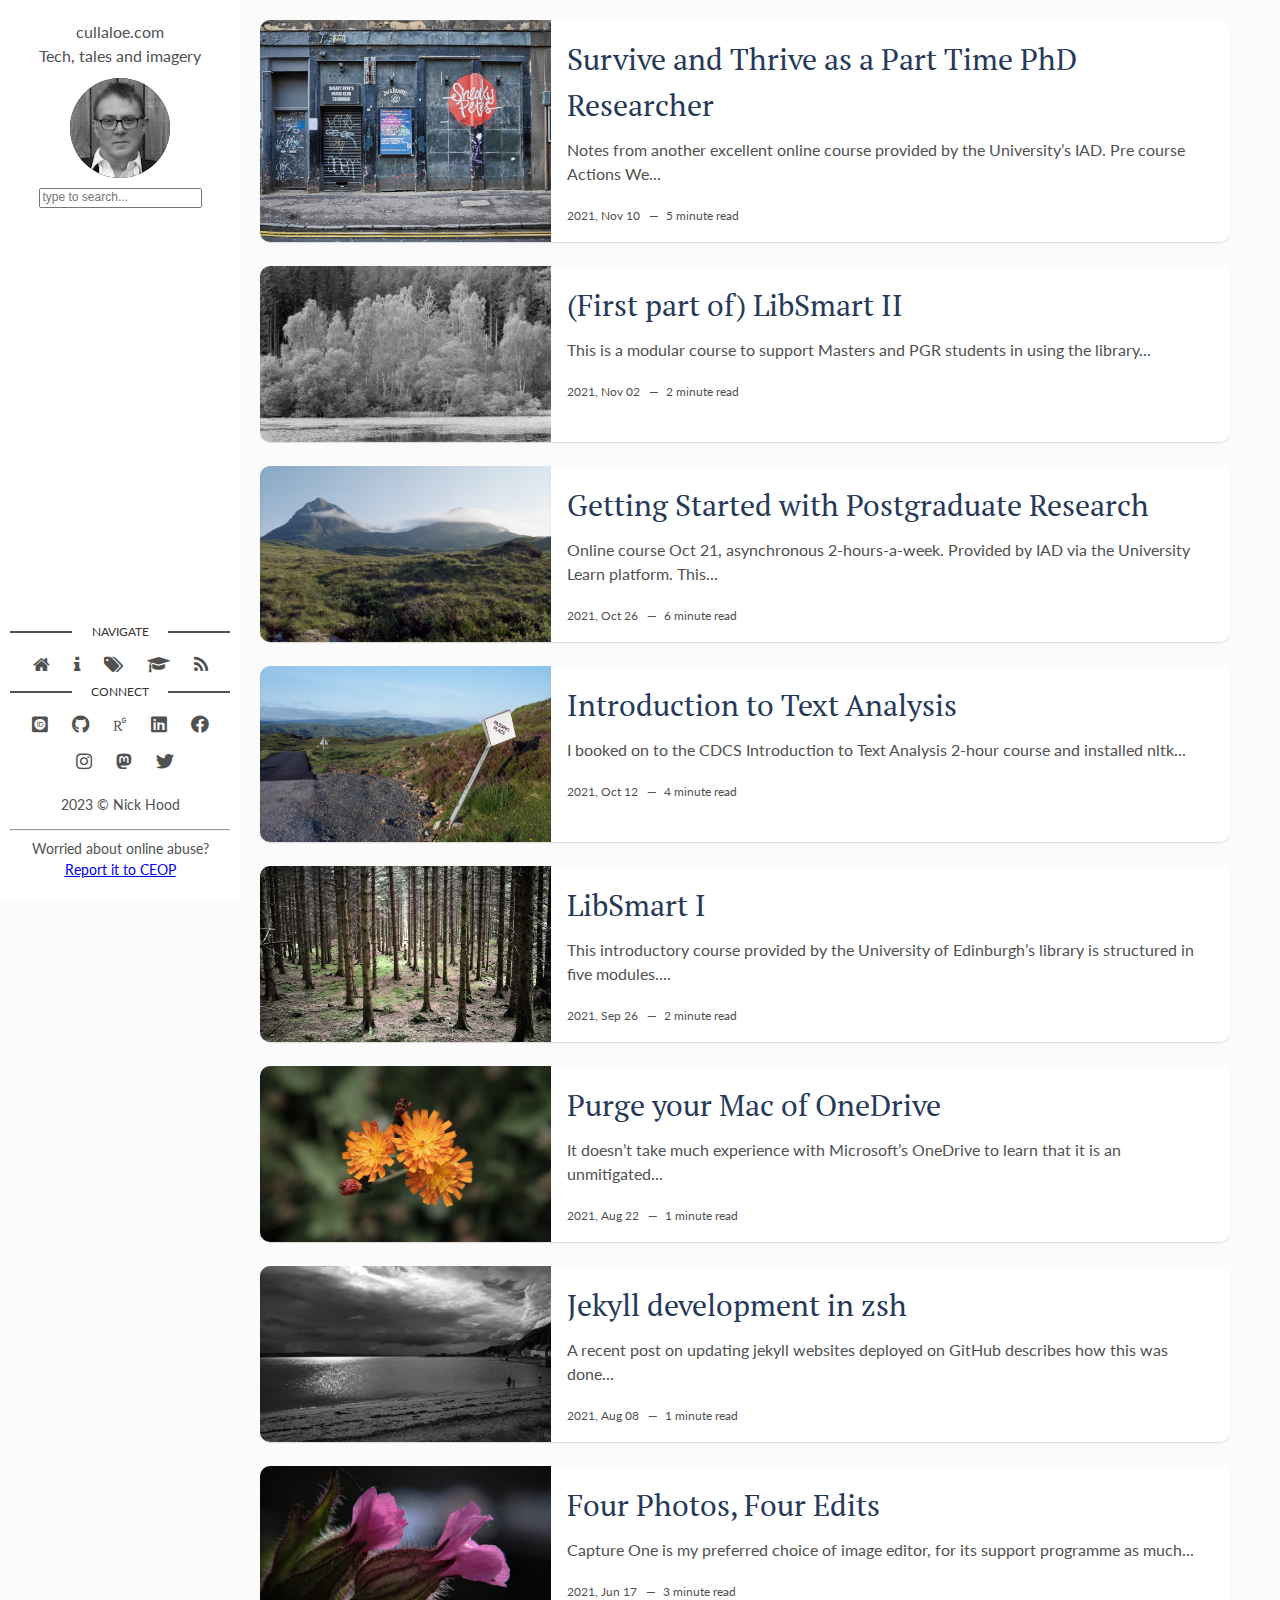
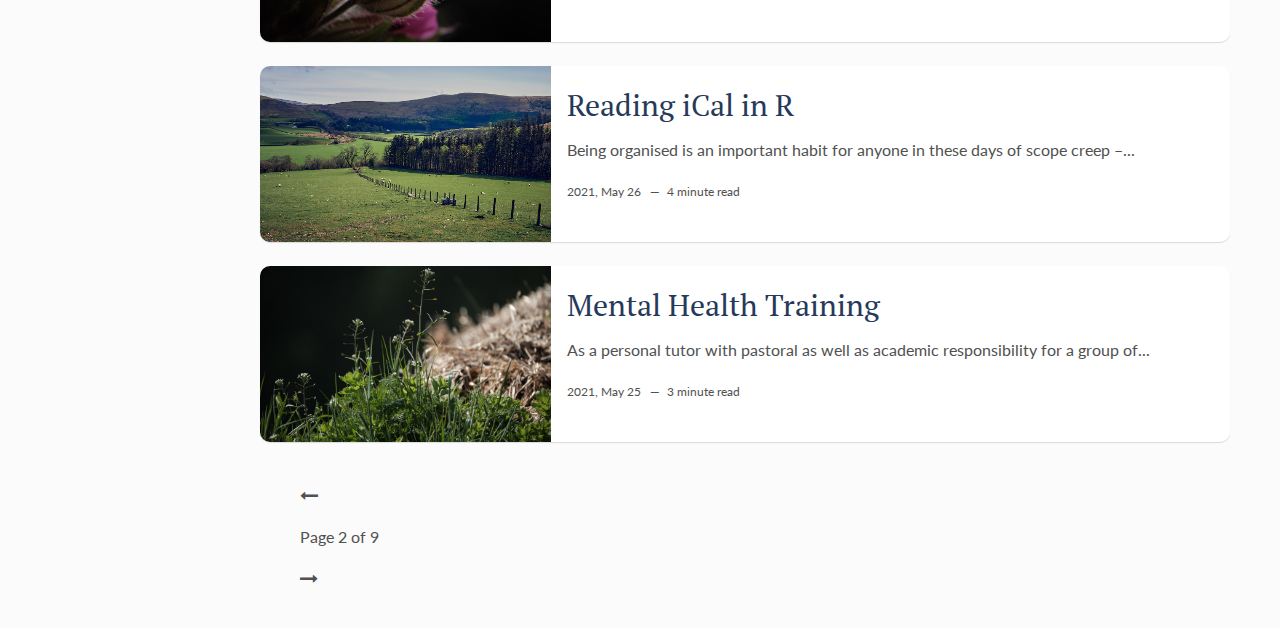
<file: docs/page/2/index.html>
<!DOCTYPE html>
<html lang="en">
    <head>
	<meta charset="utf-8">
	<title>Tech, tales and imagery</title>

  <!-- Edit site and author settings in `_config.yml` to make the social details your own -->

    <meta content="Tech, tales and imagery" property="og:site_name">
  
    <meta content="Tech, tales and imagery" property="og:title">
  
  
    <meta content="website" property="og:type">
  
  
    <meta content="A technical blog" property="og:description">
  
  
    <meta content="https://cullaloe.com/page/2/" property="og:url">
  
  
  
    <meta content="https://cullaloe.com/assets/img/nick-hood.jpg" property="og:image">
  
  
  

    <meta name="twitter:card" content="summary">
    <meta name="twitter:site" content="@Niximagery">
    <meta name="twitter:creator" content="@NixImagery">
  
    <meta name="twitter:title" content="Tech, tales and imagery">
  
  
    <meta name="twitter:url" content="https://cullaloe.com/page/2/">
  
  
    <meta name="twitter:description" content="A technical blog">
  
  
    <meta name="twitter:image:src" content="https://cullaloe.com/assets/img/nick-hood.jpg">
  

	<meta name="description" content="">
	<meta http-equiv="X-UA-Compatible" content="IE=edge">
	<meta name="viewport" content="width=device-width, initial-scale=1, maximum-scale=1">
	<meta property="og:image" content="">
	<link rel="shortcut icon" href="/assets/img/favicon/favicon.ico" type="image/x-icon">
	<link rel="apple-touch-icon" href="/assets/img/favicon/apple-touch-icon.png">
	<link rel="apple-touch-icon" sizes="72x72" href="/assets/img/favicon/apple-touch-icon-72x72.png">
	<link rel="apple-touch-icon" sizes="144x144" href="/assets/img/favicon/apple-touch-icon-144x144.png">
	<!-- Chrome, Firefox OS and Opera -->
	<meta name="theme-color" content="#263959">
	<!-- Windows Phone -->
	<meta name="msapplication-navbutton-color" content="#263959">
	<!-- iOS Safari -->
	<meta name="apple-mobile-web-app-status-bar-style" content="#263959">
	<!-- Google Fonts -->
	<link href="https://fonts.googleapis.com/css?family=PT+Serif:400,700" rel="stylesheet">
	<link href="https://fonts.googleapis.com/css?family=Lato:300,400,700" rel="stylesheet">
	<!-- Font Awesome -->
	<link rel="stylesheet" href="/assets/fonts/font-awesome/css/font-awesome.min.css">
	<link rel="stylesheet" href="/assets/fonts/font-awesome/css/fontawesome.min.css">
	<link rel="stylesheet" href="/assets/fonts/font-awesome/css/brands.min.css">
  <!-- Academicons -->
  <link rel="stylesheet" href="/assets/fonts/academicons/css/academicons.min.css">
	<!-- Styles -->
	<link rel="stylesheet" href="/assets/css/main.css">
  <link rel="stylesheet" href="/assets/css/search.css">

  <link rel="me" href="https://mastodon.scot/@niximagery">



<!-- Buy me a coffee -->
<script data-name="BMC-Widget" src="https://cdnjs.buymeacoffee.com/1.0.0/widget.prod.min.js" data-id="cullaloe" data-description="Helpful? Buy me a coffee!" data-message="" data-color="#5F7FFF" data-position="right" data-x_margin="18" data-y_margin="18"></script>
<!-- /Buy me a coffee -->

</head>

    <!-- Google tag (gtag.js) -->
<script async src="https://www.googletagmanager.com/gtag/js?id=G-XS6S9CFCQL"></script>
<script>
  window.dataLayer = window.dataLayer || [];
  function gtag(){dataLayer.push(arguments);}
  gtag('js', new Date());

  gtag('config', 'G-XS6S9CFCQL');
</script>
    <body>

  <div class="wrapper">
    <aside class="sidebar">
  <header>
    <div class="about">
      <p>cullaloe.com<br/>Tech, tales and imagery</p>
      <div class="cover-author-image">
        <a href="/"><img src="/assets/img/nick-hood.jpg" alt="Nick Hood"></a>
      </div>
      <!-- <div class="author-name">by <a href="/about" target="_self" class="plain">Nick Hood</a></div> -->
      <div class="search" id="js-search">
        <input type="text" placeholder="type to search..." class="search__input" id="js-search__input">
      </div>
    </div>
    <ul class="search__results" id="js-search__results"></ul>
</header> <!-- End Header -->

  <footer>
    <section class="contact">
      <h3 class="contact-title">Navigate</h3>
      <ul>
        <li><a href="/" target="_self" title="Home"><i class="fa fa-home" aria-hidden="true"></i></a></li>
        <li><a href="/about" target="_self" title="About"><i class="fa fa-info" aria-hidden="true"></i></a></li>
        <li><a href="/tags" target="_self" title="Tags and Topics"><i class="fa fa-tags" aria-hidden="true"></i></a></li>
        <li><a href="//static.cullaloe.net/Research" target="_blank" title="My research diary (login required)"><i class="fa fa-mortar-board" aria-hidden="true"></i></a></li>
        <li><a href="/feed.xml" target="_blank" title="RSS XML feed"><i class="fa fa-rss" aria-hidden="true"></i></a></li>
      </ul>
    </section> <!-- End Section links -->
    <section class="contact">
      <h3 class="contact-title">Connect</h3>
      <ul>
        
        <li><a href="https://orcid.org/0000-0001-7891-9736" target="_blank"><i class="ai ai-orcid-square" aria-hidden="true"></i></a></li>
        
        
        <li class="github"><a href="http://github.com/NixImagery" target="_blank"><i class="fab fa-github"></i></a></li>
        
        
        <li><a href="https://www.researchgate.net/profile/Nick-Hood" target="_blank"><i class="ai ai-researchgate" aria-hidden="true"></i></a></li>
        
        
        <li class="linkedin"><a href="https://in.linkedin.com/in/Niximagery" target="_blank"><i class="fab fa-linkedin"></i></a></li>
        
        
        <li><a href="https://facebook.com/NixImagery" target="_blank"><i class="fab fa-facebook" aria-hidden="true"></i></a></li>
        
        
        <li><a href="https://instagram.com/NixImagery" target="_blank"><i class="fab fa-instagram" aria-hidden="true"></i></a></li>
        
        
          <li><a href="https://mastodon.scot/@NixImagery" target="_blank"><i class="fab fa-mastodon" aria-hidden="true"></i></a></li>
        
        
          <li><a href="https://twitter.com/NixImagery" target="_blank"><i class="fab fa-twitter" aria-hidden="true"></i></a></li>
        
        
      </ul>
    </section> <!-- End Section Contact -->
    <div class="copyright">
      <p>2023 &copy; Nick Hood</p>
      <hr>Worried about online abuse? <a href="https://www.ceop.police.uk/safety-centre/">Report it to CEOP</a>
    </div>
  </footer> <!-- End Footer -->
</aside> <!-- End Sidebar -->

<div class="content-box clearfix">
  
<article class="post">
  
    <a class="post-thumbnail" style="background-image: url(/assets/img/R0001125.jpg)" href="/survive-part-time-pgr"></a>
  
  <div class="post-content">
    <h2 class="post-title"><a href="/survive-part-time-pgr">Survive and Thrive as a Part Time PhD Researcher</a></h2>
    <p>Notes from another excellent online course provided by the University’s IAD. Pre course Actions We...</p>
    <span class="post-date">2021, Nov 10&nbsp;&nbsp;&nbsp;—&nbsp;</span>
    <span class="post-words">5 minute read</span>
  </div>
</article>

<article class="post">
  
    <a class="post-thumbnail" style="background-image: url(/assets/img/Kodak-Tri-X-400-20211010_15193092.jpg)" href="/libsmart-ii"></a>
  
  <div class="post-content">
    <h2 class="post-title"><a href="/libsmart-ii">(First part of) LibSmart II</a></h2>
    <p>This is a modular course to support Masters and PGR students in using the library...</p>
    <span class="post-date">2021, Nov 02&nbsp;&nbsp;&nbsp;—&nbsp;</span>
    <span class="post-words">2 minute read</span>
  </div>
</article>

<article class="post">
  
    <a class="post-thumbnail" style="background-image: url(/assets/img/Kodak-Portra-800-20211010_12151225.jpg)" href="/getting-started-pgr"></a>
  
  <div class="post-content">
    <h2 class="post-title"><a href="/getting-started-pgr">Getting Started with Postgraduate Research</a></h2>
    <p>Online course Oct 21, asynchronous 2-hours-a-week. Provided by IAD via the University Learn platform. This...</p>
    <span class="post-date">2021, Oct 26&nbsp;&nbsp;&nbsp;—&nbsp;</span>
    <span class="post-words">6 minute read</span>
  </div>
</article>

<article class="post">
  
    <a class="post-thumbnail" style="background-image: url(/assets/img/Kodak-Portra-800-20211010_12192098.jpg)" href="/cdcs-text-analysis"></a>
  
  <div class="post-content">
    <h2 class="post-title"><a href="/cdcs-text-analysis">Introduction to Text Analysis</a></h2>
    <p>I booked on to the CDCS Introduction to Text Analysis 2-hour course and installed nltk...</p>
    <span class="post-date">2021, Oct 12&nbsp;&nbsp;&nbsp;—&nbsp;</span>
    <span class="post-words">4 minute read</span>
  </div>
</article>

<article class="post">
  
    <a class="post-thumbnail" style="background-image: url(/assets/img/R0001067.jpg)" href="/libsmart-i"></a>
  
  <div class="post-content">
    <h2 class="post-title"><a href="/libsmart-i">LibSmart I</a></h2>
    <p>This introductory course provided by the University of Edinburgh’s library is structured in five modules....</p>
    <span class="post-date">2021, Sep 26&nbsp;&nbsp;&nbsp;—&nbsp;</span>
    <span class="post-words">2 minute read</span>
  </div>
</article>

<article class="post">
  
    <a class="post-thumbnail" style="background-image: url(/assets/img/DSF7948.jpg)" href="/onedrive"></a>
  
  <div class="post-content">
    <h2 class="post-title"><a href="/onedrive">Purge your Mac of OneDrive</a></h2>
    <p>It doesn’t take much experience with Microsoft’s OneDrive to learn that it is an unmitigated...</p>
    <span class="post-date">2021, Aug 22&nbsp;&nbsp;&nbsp;—&nbsp;</span>
    <span class="post-words">1 minute read</span>
  </div>
</article>

<article class="post">
  
    <a class="post-thumbnail" style="background-image: url(/assets/img/R0001012.JPG)" href="/new-terminal"></a>
  
  <div class="post-content">
    <h2 class="post-title"><a href="/new-terminal">Jekyll development in zsh</a></h2>
    <p>A recent post on updating jekyll websites deployed on GitHub describes how this was done...</p>
    <span class="post-date">2021, Aug 08&nbsp;&nbsp;&nbsp;—&nbsp;</span>
    <span class="post-words">1 minute read</span>
  </div>
</article>

<article class="post">
  
    <a class="post-thumbnail" style="background-image: url(/assets/img/DSF7827.jpg)" href="/capture-one-seminar"></a>
  
  <div class="post-content">
    <h2 class="post-title"><a href="/capture-one-seminar">Four Photos, Four Edits</a></h2>
    <p>Capture One is my preferred choice of image editor, for its support programme as much...</p>
    <span class="post-date">2021, Jun 17&nbsp;&nbsp;&nbsp;—&nbsp;</span>
    <span class="post-words">3 minute read</span>
  </div>
</article>

<article class="post">
  
    <a class="post-thumbnail" style="background-image: url(/assets/img/R0000956.jpg)" href="/reading-ical-r"></a>
  
  <div class="post-content">
    <h2 class="post-title"><a href="/reading-ical-r">Reading iCal in R</a></h2>
    <p>Being organised is an important habit for anyone in these days of scope creep –...</p>
    <span class="post-date">2021, May 26&nbsp;&nbsp;&nbsp;—&nbsp;</span>
    <span class="post-words">4 minute read</span>
  </div>
</article>

<article class="post">
  
    <a class="post-thumbnail" style="background-image: url(/assets/img/DSF7803.jpg)" href="/mental-health-training"></a>
  
  <div class="post-content">
    <h2 class="post-title"><a href="/mental-health-training">Mental Health Training</a></h2>
    <p>As a personal tutor with pastoral as well as academic responsibility for a group of...</p>
    <span class="post-date">2021, May 25&nbsp;&nbsp;&nbsp;—&nbsp;</span>
    <span class="post-words">3 minute read</span>
  </div>
</article>


<div class="container">
  <nav class="pagination" role="pagination">
    <ul>
      
        
        <p><a class="newer-posts" href="/"><i class="fa fa-long-arrow-left" aria-hidden="true"></i></a></p>
        
      

      <p><span class="page-number">Page 2 of 9</span></p>

      
      <p><a class="older-posts" href="/page/3/"><i class="fa fa-long-arrow-right" aria-hidden="true"></i></a></p>
      
    </ul>
  </nav>
</div>


</div>

  </div>
	<!-- Scripts -->
  <!-- Search Js -->
<script src="/assets/js/search.js"></script>
  
</body>
</html>
</file>
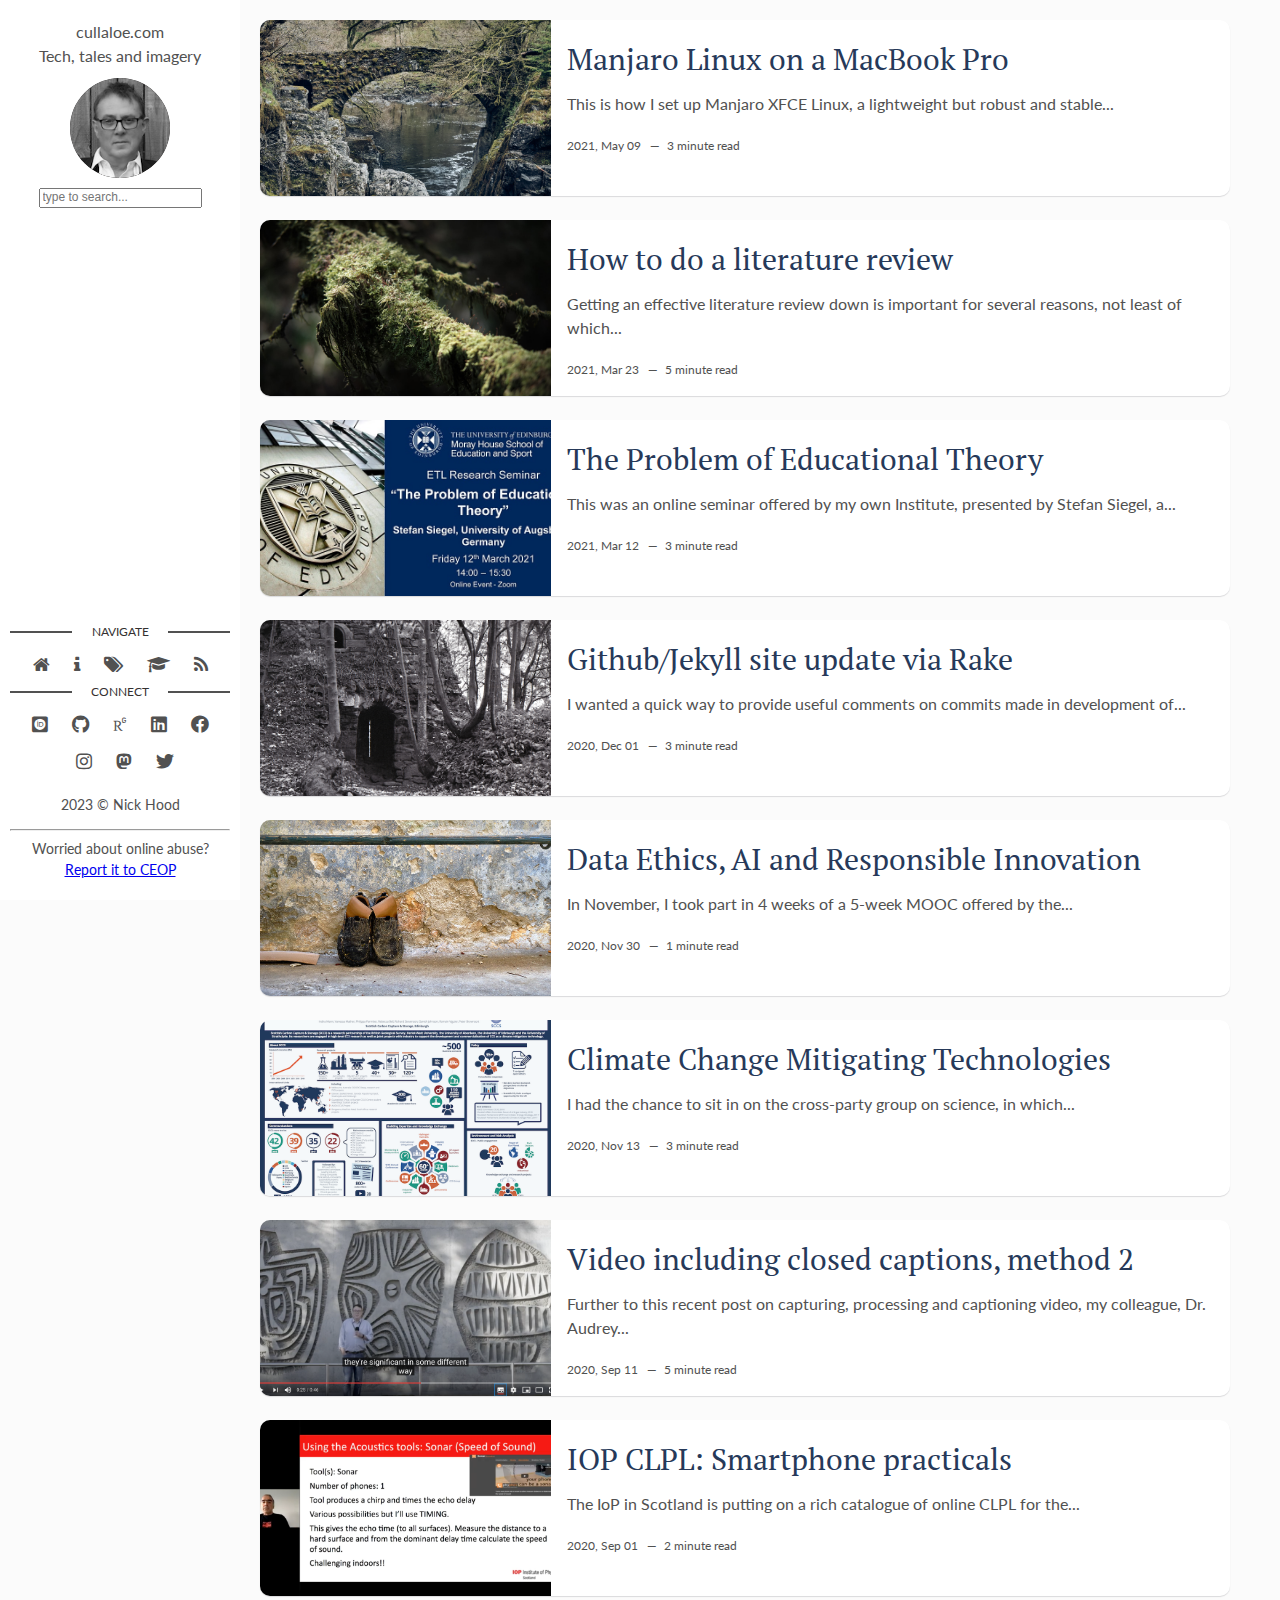
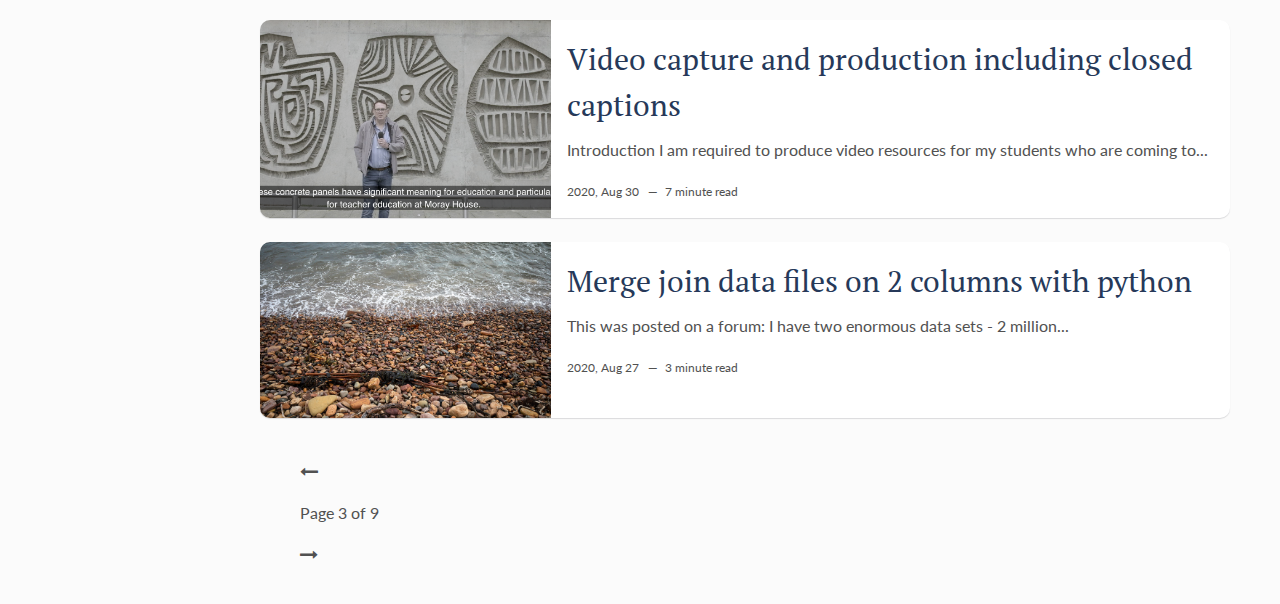
<file: docs/page/3/index.html>
<!DOCTYPE html>
<html lang="en">
    <head>
	<meta charset="utf-8">
	<title>Tech, tales and imagery</title>

  <!-- Edit site and author settings in `_config.yml` to make the social details your own -->

    <meta content="Tech, tales and imagery" property="og:site_name">
  
    <meta content="Tech, tales and imagery" property="og:title">
  
  
    <meta content="website" property="og:type">
  
  
    <meta content="A technical blog" property="og:description">
  
  
    <meta content="https://cullaloe.com/page/3/" property="og:url">
  
  
  
    <meta content="https://cullaloe.com/assets/img/nick-hood.jpg" property="og:image">
  
  
  

    <meta name="twitter:card" content="summary">
    <meta name="twitter:site" content="@Niximagery">
    <meta name="twitter:creator" content="@NixImagery">
  
    <meta name="twitter:title" content="Tech, tales and imagery">
  
  
    <meta name="twitter:url" content="https://cullaloe.com/page/3/">
  
  
    <meta name="twitter:description" content="A technical blog">
  
  
    <meta name="twitter:image:src" content="https://cullaloe.com/assets/img/nick-hood.jpg">
  

	<meta name="description" content="">
	<meta http-equiv="X-UA-Compatible" content="IE=edge">
	<meta name="viewport" content="width=device-width, initial-scale=1, maximum-scale=1">
	<meta property="og:image" content="">
	<link rel="shortcut icon" href="/assets/img/favicon/favicon.ico" type="image/x-icon">
	<link rel="apple-touch-icon" href="/assets/img/favicon/apple-touch-icon.png">
	<link rel="apple-touch-icon" sizes="72x72" href="/assets/img/favicon/apple-touch-icon-72x72.png">
	<link rel="apple-touch-icon" sizes="144x144" href="/assets/img/favicon/apple-touch-icon-144x144.png">
	<!-- Chrome, Firefox OS and Opera -->
	<meta name="theme-color" content="#263959">
	<!-- Windows Phone -->
	<meta name="msapplication-navbutton-color" content="#263959">
	<!-- iOS Safari -->
	<meta name="apple-mobile-web-app-status-bar-style" content="#263959">
	<!-- Google Fonts -->
	<link href="https://fonts.googleapis.com/css?family=PT+Serif:400,700" rel="stylesheet">
	<link href="https://fonts.googleapis.com/css?family=Lato:300,400,700" rel="stylesheet">
	<!-- Font Awesome -->
	<link rel="stylesheet" href="/assets/fonts/font-awesome/css/font-awesome.min.css">
	<link rel="stylesheet" href="/assets/fonts/font-awesome/css/fontawesome.min.css">
	<link rel="stylesheet" href="/assets/fonts/font-awesome/css/brands.min.css">
  <!-- Academicons -->
  <link rel="stylesheet" href="/assets/fonts/academicons/css/academicons.min.css">
	<!-- Styles -->
	<link rel="stylesheet" href="/assets/css/main.css">
  <link rel="stylesheet" href="/assets/css/search.css">

  <link rel="me" href="https://mastodon.scot/@niximagery">



<!-- Buy me a coffee -->
<script data-name="BMC-Widget" src="https://cdnjs.buymeacoffee.com/1.0.0/widget.prod.min.js" data-id="cullaloe" data-description="Helpful? Buy me a coffee!" data-message="" data-color="#5F7FFF" data-position="right" data-x_margin="18" data-y_margin="18"></script>
<!-- /Buy me a coffee -->

</head>

    <!-- Google tag (gtag.js) -->
<script async src="https://www.googletagmanager.com/gtag/js?id=G-XS6S9CFCQL"></script>
<script>
  window.dataLayer = window.dataLayer || [];
  function gtag(){dataLayer.push(arguments);}
  gtag('js', new Date());

  gtag('config', 'G-XS6S9CFCQL');
</script>
    <body>

  <div class="wrapper">
    <aside class="sidebar">
  <header>
    <div class="about">
      <p>cullaloe.com<br/>Tech, tales and imagery</p>
      <div class="cover-author-image">
        <a href="/"><img src="/assets/img/nick-hood.jpg" alt="Nick Hood"></a>
      </div>
      <!-- <div class="author-name">by <a href="/about" target="_self" class="plain">Nick Hood</a></div> -->
      <div class="search" id="js-search">
        <input type="text" placeholder="type to search..." class="search__input" id="js-search__input">
      </div>
    </div>
    <ul class="search__results" id="js-search__results"></ul>
</header> <!-- End Header -->

  <footer>
    <section class="contact">
      <h3 class="contact-title">Navigate</h3>
      <ul>
        <li><a href="/" target="_self" title="Home"><i class="fa fa-home" aria-hidden="true"></i></a></li>
        <li><a href="/about" target="_self" title="About"><i class="fa fa-info" aria-hidden="true"></i></a></li>
        <li><a href="/tags" target="_self" title="Tags and Topics"><i class="fa fa-tags" aria-hidden="true"></i></a></li>
        <li><a href="//static.cullaloe.net/Research" target="_blank" title="My research diary (login required)"><i class="fa fa-mortar-board" aria-hidden="true"></i></a></li>
        <li><a href="/feed.xml" target="_blank" title="RSS XML feed"><i class="fa fa-rss" aria-hidden="true"></i></a></li>
      </ul>
    </section> <!-- End Section links -->
    <section class="contact">
      <h3 class="contact-title">Connect</h3>
      <ul>
        
        <li><a href="https://orcid.org/0000-0001-7891-9736" target="_blank"><i class="ai ai-orcid-square" aria-hidden="true"></i></a></li>
        
        
        <li class="github"><a href="http://github.com/NixImagery" target="_blank"><i class="fab fa-github"></i></a></li>
        
        
        <li><a href="https://www.researchgate.net/profile/Nick-Hood" target="_blank"><i class="ai ai-researchgate" aria-hidden="true"></i></a></li>
        
        
        <li class="linkedin"><a href="https://in.linkedin.com/in/Niximagery" target="_blank"><i class="fab fa-linkedin"></i></a></li>
        
        
        <li><a href="https://facebook.com/NixImagery" target="_blank"><i class="fab fa-facebook" aria-hidden="true"></i></a></li>
        
        
        <li><a href="https://instagram.com/NixImagery" target="_blank"><i class="fab fa-instagram" aria-hidden="true"></i></a></li>
        
        
          <li><a href="https://mastodon.scot/@NixImagery" target="_blank"><i class="fab fa-mastodon" aria-hidden="true"></i></a></li>
        
        
          <li><a href="https://twitter.com/NixImagery" target="_blank"><i class="fab fa-twitter" aria-hidden="true"></i></a></li>
        
        
      </ul>
    </section> <!-- End Section Contact -->
    <div class="copyright">
      <p>2023 &copy; Nick Hood</p>
      <hr>Worried about online abuse? <a href="https://www.ceop.police.uk/safety-centre/">Report it to CEOP</a>
    </div>
  </footer> <!-- End Footer -->
</aside> <!-- End Sidebar -->

<div class="content-box clearfix">
  
<article class="post">
  
    <a class="post-thumbnail" style="background-image: url(/assets/img/DSF7792.jpg)" href="/frankie"></a>
  
  <div class="post-content">
    <h2 class="post-title"><a href="/frankie">Manjaro Linux on a MacBook Pro</a></h2>
    <p>This is how I set up Manjaro XFCE Linux, a lightweight but robust and stable...</p>
    <span class="post-date">2021, May 09&nbsp;&nbsp;&nbsp;—&nbsp;</span>
    <span class="post-words">3 minute read</span>
  </div>
</article>

<article class="post">
  
    <a class="post-thumbnail" style="background-image: url(/assets/img/DSF7743.jpg)" href="/how-to-lit-review"></a>
  
  <div class="post-content">
    <h2 class="post-title"><a href="/how-to-lit-review">How to do a literature review</a></h2>
    <p>Getting an effective literature review down is important for several reasons, not least of which...</p>
    <span class="post-date">2021, Mar 23&nbsp;&nbsp;&nbsp;—&nbsp;</span>
    <span class="post-words">5 minute read</span>
  </div>
</article>

<article class="post">
  
    <a class="post-thumbnail" style="background-image: url(/assets/img/https___cdn.evbuc.com_images_126814995_321073633187_1_original.jpeg)" href="/seminar-educational-theory"></a>
  
  <div class="post-content">
    <h2 class="post-title"><a href="/seminar-educational-theory">The Problem of Educational Theory</a></h2>
    <p>This was an online seminar offered by my own Institute, presented by Stefan Siegel, a...</p>
    <span class="post-date">2021, Mar 12&nbsp;&nbsp;&nbsp;—&nbsp;</span>
    <span class="post-words">3 minute read</span>
  </div>
</article>

<article class="post">
  
    <a class="post-thumbnail" style="background-image: url(/assets/img/Ilford-Delta-3200-20201127_20085880.jpg)" href="/jekyll-update-via-rake"></a>
  
  <div class="post-content">
    <h2 class="post-title"><a href="/jekyll-update-via-rake">Github/Jekyll site update via Rake</a></h2>
    <p>I wanted a quick way to provide useful comments on commits made in development of...</p>
    <span class="post-date">2020, Dec 01&nbsp;&nbsp;&nbsp;—&nbsp;</span>
    <span class="post-words">3 minute read</span>
  </div>
</article>

<article class="post">
  
    <a class="post-thumbnail" style="background-image: url(/assets/img/47090179264_be31ecde40_c.jpg)" href="/data-ethics-mooc"></a>
  
  <div class="post-content">
    <h2 class="post-title"><a href="/data-ethics-mooc">Data Ethics, AI and Responsible Innovation</a></h2>
    <p>In November, I took part in 4 weeks of a 5-week MOOC offered by the...</p>
    <span class="post-date">2020, Nov 30&nbsp;&nbsp;&nbsp;—&nbsp;</span>
    <span class="post-words">1 minute read</span>
  </div>
</article>

<article class="post">
  
    <a class="post-thumbnail" style="background-image: url(/assets/img/infographics-a0-jan19-landscape.png)" href="/x-party-group"></a>
  
  <div class="post-content">
    <h2 class="post-title"><a href="/x-party-group">Climate Change Mitigating Technologies</a></h2>
    <p>I had the chance to sit in on the cross-party group on science, in which...</p>
    <span class="post-date">2020, Nov 13&nbsp;&nbsp;&nbsp;—&nbsp;</span>
    <span class="post-words">3 minute read</span>
  </div>
</article>

<article class="post">
  
    <a class="post-thumbnail" style="background-image: url(/assets/img/Screenshot-2020-09-11-at-06.59.34.png)" href="/video-cc-workflow-2"></a>
  
  <div class="post-content">
    <h2 class="post-title"><a href="/video-cc-workflow-2">Video including closed captions, method 2</a></h2>
    <p>Further to this recent post on capturing, processing and captioning video, my colleague, Dr. Audrey...</p>
    <span class="post-date">2020, Sep 11&nbsp;&nbsp;&nbsp;—&nbsp;</span>
    <span class="post-words">5 minute read</span>
  </div>
</article>

<article class="post">
  
    <a class="post-thumbnail" style="background-image: url(/assets/img/Screenshot-murat.png)" href="/iop-clpl-smartphone-practicals"></a>
  
  <div class="post-content">
    <h2 class="post-title"><a href="/iop-clpl-smartphone-practicals">IOP CLPL: Smartphone practicals</a></h2>
    <p>The IoP in Scotland is putting on a rich catalogue of online CLPL for the...</p>
    <span class="post-date">2020, Sep 01&nbsp;&nbsp;&nbsp;—&nbsp;</span>
    <span class="post-words">2 minute read</span>
  </div>
</article>

<article class="post">
  
    <a class="post-thumbnail" style="background-image: url(/assets/img/Screenshot-2020-08-30.png)" href="/video-cc-workflow"></a>
  
  <div class="post-content">
    <h2 class="post-title"><a href="/video-cc-workflow">Video capture and production including closed captions</a></h2>
    <p>Introduction I am required to produce video resources for my students who are coming to...</p>
    <span class="post-date">2020, Aug 30&nbsp;&nbsp;&nbsp;—&nbsp;</span>
    <span class="post-words">7 minute read</span>
  </div>
</article>

<article class="post">
  
    <a class="post-thumbnail" style="background-image: url(/assets/img/R0000677.jpg)" href="/merge-2-col-csv"></a>
  
  <div class="post-content">
    <h2 class="post-title"><a href="/merge-2-col-csv">Merge join data files on 2 columns with python</a></h2>
    <p>This was posted on a forum: I have two enormous data sets - 2 million...</p>
    <span class="post-date">2020, Aug 27&nbsp;&nbsp;&nbsp;—&nbsp;</span>
    <span class="post-words">3 minute read</span>
  </div>
</article>


<div class="container">
  <nav class="pagination" role="pagination">
    <ul>
      
        
        <p><a class="newer-posts" href="/page/2/"><i class="fa fa-long-arrow-left" aria-hidden="true"></i></a></p>
        
      

      <p><span class="page-number">Page 3 of 9</span></p>

      
      <p><a class="older-posts" href="/page/4/"><i class="fa fa-long-arrow-right" aria-hidden="true"></i></a></p>
      
    </ul>
  </nav>
</div>


</div>

  </div>
	<!-- Scripts -->
  <!-- Search Js -->
<script src="/assets/js/search.js"></script>
  
</body>
</html>
</file>
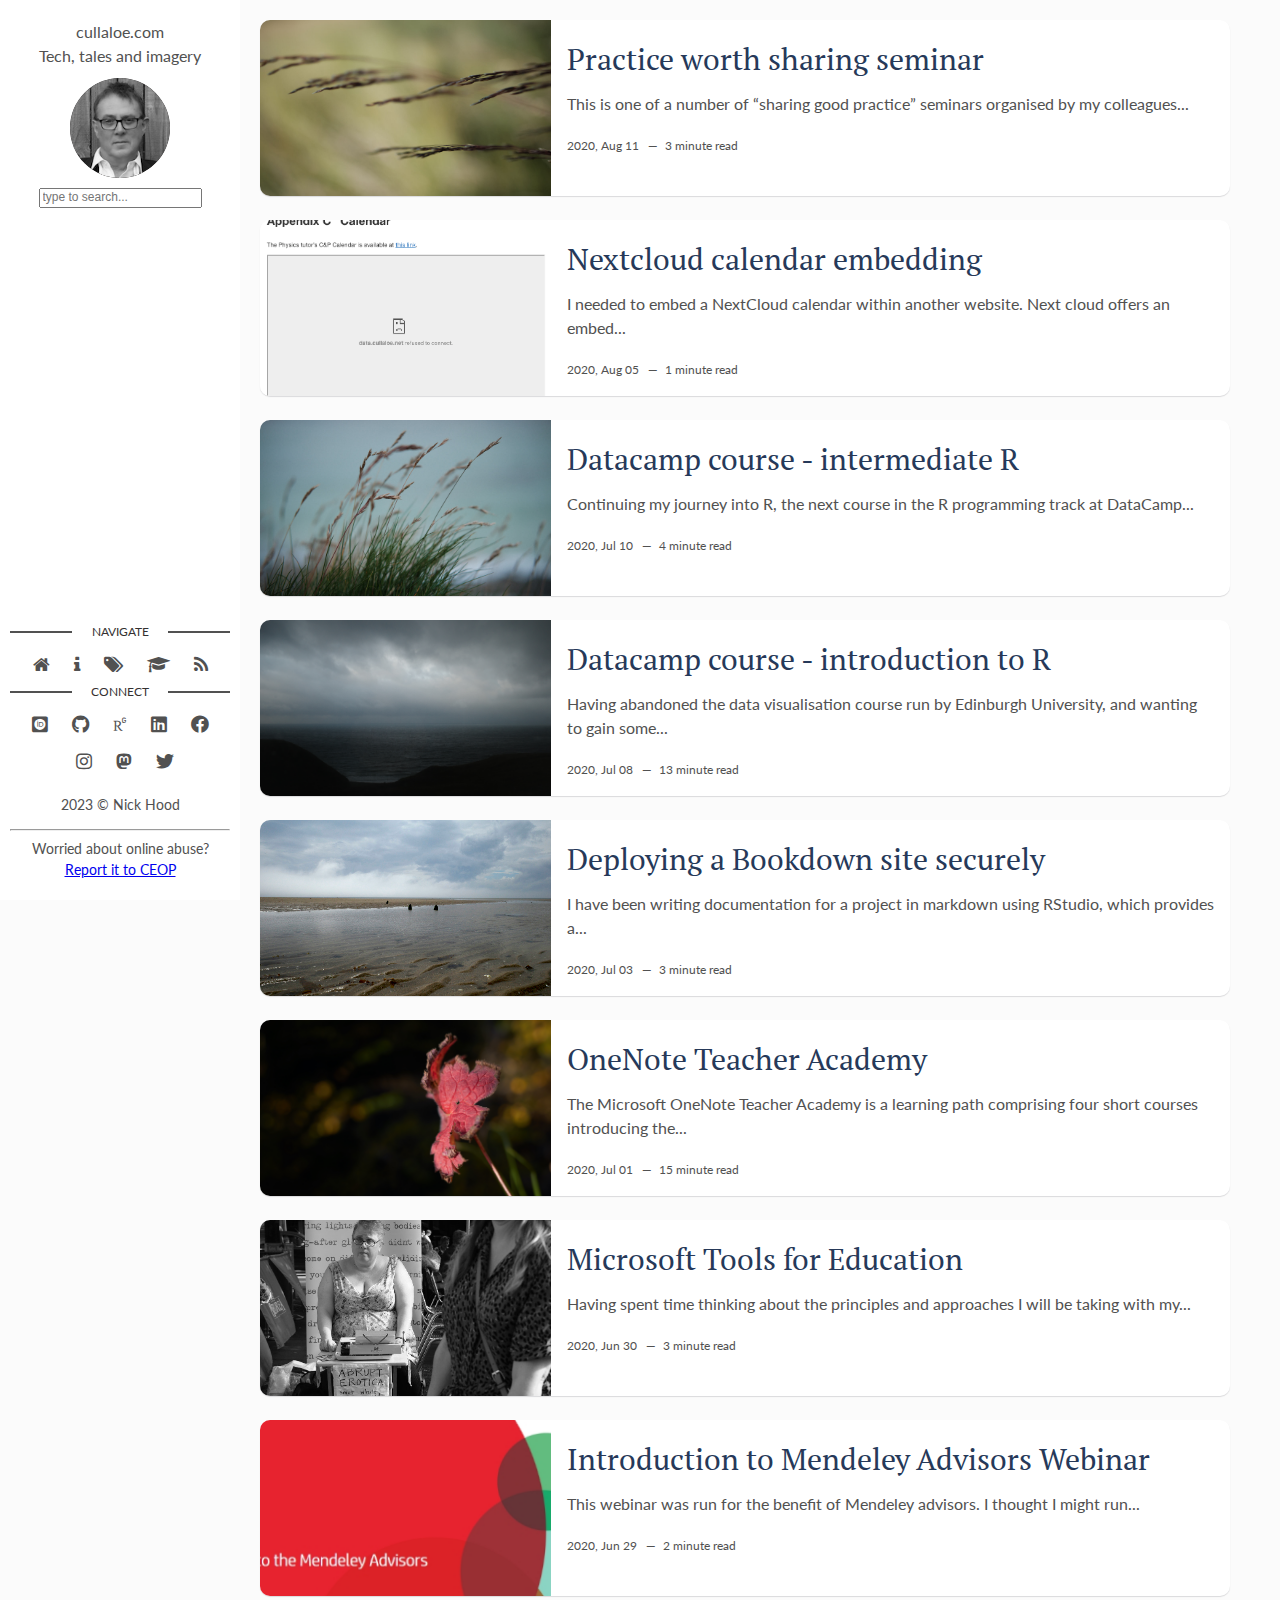
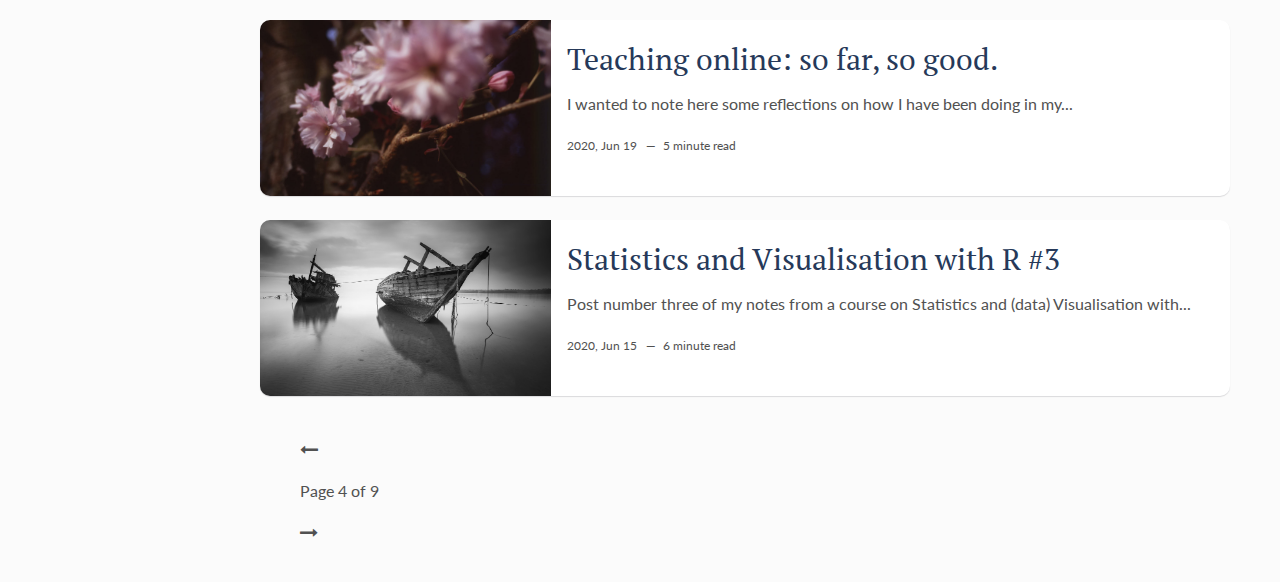
<file: docs/page/4/index.html>
<!DOCTYPE html>
<html lang="en">
    <head>
	<meta charset="utf-8">
	<title>Tech, tales and imagery</title>

  <!-- Edit site and author settings in `_config.yml` to make the social details your own -->

    <meta content="Tech, tales and imagery" property="og:site_name">
  
    <meta content="Tech, tales and imagery" property="og:title">
  
  
    <meta content="website" property="og:type">
  
  
    <meta content="A technical blog" property="og:description">
  
  
    <meta content="https://cullaloe.com/page/4/" property="og:url">
  
  
  
    <meta content="https://cullaloe.com/assets/img/nick-hood.jpg" property="og:image">
  
  
  

    <meta name="twitter:card" content="summary">
    <meta name="twitter:site" content="@Niximagery">
    <meta name="twitter:creator" content="@NixImagery">
  
    <meta name="twitter:title" content="Tech, tales and imagery">
  
  
    <meta name="twitter:url" content="https://cullaloe.com/page/4/">
  
  
    <meta name="twitter:description" content="A technical blog">
  
  
    <meta name="twitter:image:src" content="https://cullaloe.com/assets/img/nick-hood.jpg">
  

	<meta name="description" content="">
	<meta http-equiv="X-UA-Compatible" content="IE=edge">
	<meta name="viewport" content="width=device-width, initial-scale=1, maximum-scale=1">
	<meta property="og:image" content="">
	<link rel="shortcut icon" href="/assets/img/favicon/favicon.ico" type="image/x-icon">
	<link rel="apple-touch-icon" href="/assets/img/favicon/apple-touch-icon.png">
	<link rel="apple-touch-icon" sizes="72x72" href="/assets/img/favicon/apple-touch-icon-72x72.png">
	<link rel="apple-touch-icon" sizes="144x144" href="/assets/img/favicon/apple-touch-icon-144x144.png">
	<!-- Chrome, Firefox OS and Opera -->
	<meta name="theme-color" content="#263959">
	<!-- Windows Phone -->
	<meta name="msapplication-navbutton-color" content="#263959">
	<!-- iOS Safari -->
	<meta name="apple-mobile-web-app-status-bar-style" content="#263959">
	<!-- Google Fonts -->
	<link href="https://fonts.googleapis.com/css?family=PT+Serif:400,700" rel="stylesheet">
	<link href="https://fonts.googleapis.com/css?family=Lato:300,400,700" rel="stylesheet">
	<!-- Font Awesome -->
	<link rel="stylesheet" href="/assets/fonts/font-awesome/css/font-awesome.min.css">
	<link rel="stylesheet" href="/assets/fonts/font-awesome/css/fontawesome.min.css">
	<link rel="stylesheet" href="/assets/fonts/font-awesome/css/brands.min.css">
  <!-- Academicons -->
  <link rel="stylesheet" href="/assets/fonts/academicons/css/academicons.min.css">
	<!-- Styles -->
	<link rel="stylesheet" href="/assets/css/main.css">
  <link rel="stylesheet" href="/assets/css/search.css">

  <link rel="me" href="https://mastodon.scot/@niximagery">



<!-- Buy me a coffee -->
<script data-name="BMC-Widget" src="https://cdnjs.buymeacoffee.com/1.0.0/widget.prod.min.js" data-id="cullaloe" data-description="Helpful? Buy me a coffee!" data-message="" data-color="#5F7FFF" data-position="right" data-x_margin="18" data-y_margin="18"></script>
<!-- /Buy me a coffee -->

</head>

<body>

  <div class="wrapper">
    <aside class="sidebar">
  <header>
    <div class="about">
      <p>cullaloe.com<br/>Tech, tales and imagery</p>
      <div class="cover-author-image">
        <a href="/"><img src="/assets/img/nick-hood.jpg" alt="Nick Hood"></a>
      </div>
      <!-- <div class="author-name">by <a href="/about" target="_self" class="plain">Nick Hood</a></div> -->
      <div class="search" id="js-search">
        <input type="text" placeholder="type to search..." class="search__input" id="js-search__input">
      </div>
    </div>
    <ul class="search__results" id="js-search__results"></ul>
</header> <!-- End Header -->

  <footer>
    <section class="contact">
      <h3 class="contact-title">Navigate</h3>
      <ul>
        <li><a href="/" target="_self" title="Home"><i class="fa fa-home" aria-hidden="true"></i></a></li>
        <li><a href="/about" target="_self" title="About"><i class="fa fa-info" aria-hidden="true"></i></a></li>
        <li><a href="/tags" target="_self" title="Tags and Topics"><i class="fa fa-tags" aria-hidden="true"></i></a></li>
        <li><a href="//static.cullaloe.net/Research" target="_blank" title="My research diary (login required)"><i class="fa fa-mortar-board" aria-hidden="true"></i></a></li>
        <li><a href="/feed.xml" target="_blank" title="RSS XML feed"><i class="fa fa-rss" aria-hidden="true"></i></a></li>
      </ul>
    </section> <!-- End Section links -->
    <section class="contact">
      <h3 class="contact-title">Connect</h3>
      <ul>
        
        <li><a href="https://orcid.org/0000-0001-7891-9736" target="_blank"><i class="ai ai-orcid-square" aria-hidden="true"></i></a></li>
        
        
        <li class="github"><a href="http://github.com/NixImagery" target="_blank"><i class="fab fa-github"></i></a></li>
        
        
        <li><a href="https://www.researchgate.net/profile/Nick-Hood" target="_blank"><i class="ai ai-researchgate" aria-hidden="true"></i></a></li>
        
        
        <li class="linkedin"><a href="https://in.linkedin.com/in/Niximagery" target="_blank"><i class="fab fa-linkedin"></i></a></li>
        
        
        <li><a href="https://facebook.com/NixImagery" target="_blank"><i class="fab fa-facebook" aria-hidden="true"></i></a></li>
        
        
        <li><a href="https://instagram.com/NixImagery" target="_blank"><i class="fab fa-instagram" aria-hidden="true"></i></a></li>
        
        
          <li><a href="https://mastodon.scot/@NixImagery" target="_blank"><i class="fab fa-mastodon" aria-hidden="true"></i></a></li>
        
        
          <li><a href="https://twitter.com/NixImagery" target="_blank"><i class="fab fa-twitter" aria-hidden="true"></i></a></li>
        
        
      </ul>
    </section> <!-- End Section Contact -->
    <div class="copyright">
      <p>2023 &copy; Nick Hood</p>
      <hr>Worried about online abuse? <a href="https://www.ceop.police.uk/safety-centre/">Report it to CEOP</a>
    </div>
  </footer> <!-- End Footer -->
</aside> <!-- End Sidebar -->

<div class="content-box clearfix">
  
<article class="post">
  
    <a class="post-thumbnail" style="background-image: url(/assets/img/DSF7329.jpg)" href="/practice-worth-sharing-asynchronous"></a>
  
  <div class="post-content">
    <h2 class="post-title"><a href="/practice-worth-sharing-asynchronous">Practice worth sharing seminar</a></h2>
    <p>This is one of a number of “sharing good practice” seminars organised by my colleagues...</p>
    <span class="post-date">2020, Aug 11&nbsp;&nbsp;&nbsp;—&nbsp;</span>
    <span class="post-words">3 minute read</span>
  </div>
</article>

<article class="post">
  
    <a class="post-thumbnail" style="background-image: url(/assets/img/nextcloud-calendar.png)" href="/nextcloud-calendar-embed"></a>
  
  <div class="post-content">
    <h2 class="post-title"><a href="/nextcloud-calendar-embed">Nextcloud calendar embedding</a></h2>
    <p>I needed to embed a NextCloud calendar within another website. Next cloud offers an embed...</p>
    <span class="post-date">2020, Aug 05&nbsp;&nbsp;&nbsp;—&nbsp;</span>
    <span class="post-words">1 minute read</span>
  </div>
</article>

<article class="post">
  
    <a class="post-thumbnail" style="background-image: url(/assets/img/DSF7259.jpg)" href="/intermediate-R-datacamp"></a>
  
  <div class="post-content">
    <h2 class="post-title"><a href="/intermediate-R-datacamp">Datacamp course - intermediate R</a></h2>
    <p>Continuing my journey into R, the next course in the R programming track at DataCamp...</p>
    <span class="post-date">2020, Jul 10&nbsp;&nbsp;&nbsp;—&nbsp;</span>
    <span class="post-words">4 minute read</span>
  </div>
</article>

<article class="post">
  
    <a class="post-thumbnail" style="background-image: url(/assets/img/new-years-day.jpg)" href="/introduction-to-R-datacamp"></a>
  
  <div class="post-content">
    <h2 class="post-title"><a href="/introduction-to-R-datacamp">Datacamp course - introduction to R</a></h2>
    <p>Having abandoned the data visualisation course run by Edinburgh University, and wanting to gain some...</p>
    <span class="post-date">2020, Jul 08&nbsp;&nbsp;&nbsp;—&nbsp;</span>
    <span class="post-words">13 minute read</span>
  </div>
</article>

<article class="post">
  
    <a class="post-thumbnail" style="background-image: url(/assets/img/R0000570.JPG)" href="/deploy-bookdown-site-plesk"></a>
  
  <div class="post-content">
    <h2 class="post-title"><a href="/deploy-bookdown-site-plesk">Deploying a Bookdown site securely</a></h2>
    <p>I have been writing documentation for a project in markdown using RStudio, which provides a...</p>
    <span class="post-date">2020, Jul 03&nbsp;&nbsp;&nbsp;—&nbsp;</span>
    <span class="post-words">3 minute read</span>
  </div>
</article>

<article class="post">
  
    <a class="post-thumbnail" style="background-image: url(/assets/img/R0000183.jpg)" href="/ms-onenote-academy"></a>
  
  <div class="post-content">
    <h2 class="post-title"><a href="/ms-onenote-academy">OneNote Teacher Academy</a></h2>
    <p>The Microsoft OneNote Teacher Academy is a learning path comprising four short courses introducing the...</p>
    <span class="post-date">2020, Jul 01&nbsp;&nbsp;&nbsp;—&nbsp;</span>
    <span class="post-words">15 minute read</span>
  </div>
</article>

<article class="post">
  
    <a class="post-thumbnail" style="background-image: url(/assets/img/euggghhh.jpg)" href="/ms-tools-education"></a>
  
  <div class="post-content">
    <h2 class="post-title"><a href="/ms-tools-education">Microsoft Tools for Education</a></h2>
    <p>Having spent time thinking about the principles and approaches I will be taking with my...</p>
    <span class="post-date">2020, Jun 30&nbsp;&nbsp;&nbsp;—&nbsp;</span>
    <span class="post-words">3 minute read</span>
  </div>
</article>

<article class="post">
  
    <a class="post-thumbnail" style="background-image: url(/assets/img/mendeley.png)" href="/introduction-to-mendeley-advisors"></a>
  
  <div class="post-content">
    <h2 class="post-title"><a href="/introduction-to-mendeley-advisors">Introduction to Mendeley Advisors Webinar</a></h2>
    <p>This webinar was run for the benefit of Mendeley advisors. I thought I might run...</p>
    <span class="post-date">2020, Jun 29&nbsp;&nbsp;&nbsp;—&nbsp;</span>
    <span class="post-words">2 minute read</span>
  </div>
</article>

<article class="post">
  
    <a class="post-thumbnail" style="background-image: url(/assets/img/img20200518_19265772.jpg)" href="/online-teaching-sfsg"></a>
  
  <div class="post-content">
    <h2 class="post-title"><a href="/online-teaching-sfsg">Teaching online: so far, so good.</a></h2>
    <p>I wanted to note here some reflections on how I have been doing in my...</p>
    <span class="post-date">2020, Jun 19&nbsp;&nbsp;&nbsp;—&nbsp;</span>
    <span class="post-words">5 minute read</span>
  </div>
</article>

<article class="post">
  
    <a class="post-thumbnail" style="background-image: url(/assets/img/sea-black-and-white-beach-89095.jpg)" href="/R-data-visualisation-course-3"></a>
  
  <div class="post-content">
    <h2 class="post-title"><a href="/R-data-visualisation-course-3">Statistics and Visualisation with R #3</a></h2>
    <p>Post number three of my notes from a course on Statistics and (data) Visualisation with...</p>
    <span class="post-date">2020, Jun 15&nbsp;&nbsp;&nbsp;—&nbsp;</span>
    <span class="post-words">6 minute read</span>
  </div>
</article>


<div class="container">
  <nav class="pagination" role="pagination">
    <ul>
      
        
        <p><a class="newer-posts" href="/page/3/"><i class="fa fa-long-arrow-left" aria-hidden="true"></i></a></p>
        
      

      <p><span class="page-number">Page 4 of 9</span></p>

      
      <p><a class="older-posts" href="/page/5/"><i class="fa fa-long-arrow-right" aria-hidden="true"></i></a></p>
      
    </ul>
  </nav>
</div>


</div>

  </div>
  <!-- Google tag (gtag.js) -->
<script async src="https://www.googletagmanager.com/gtag/js?id=G-HRRCR9KGPW"></script>
<script>
  window.dataLayer = window.dataLayer || [];
  function gtag(){dataLayer.push(arguments);}
  gtag('js', new Date());

  gtag('config', 'G-HRRCR9KGPW');
</script>
	<!-- Scripts -->
  <!-- Search Js -->
<script src="/assets/js/search.js"></script>
  
</body>
</html>
</file>
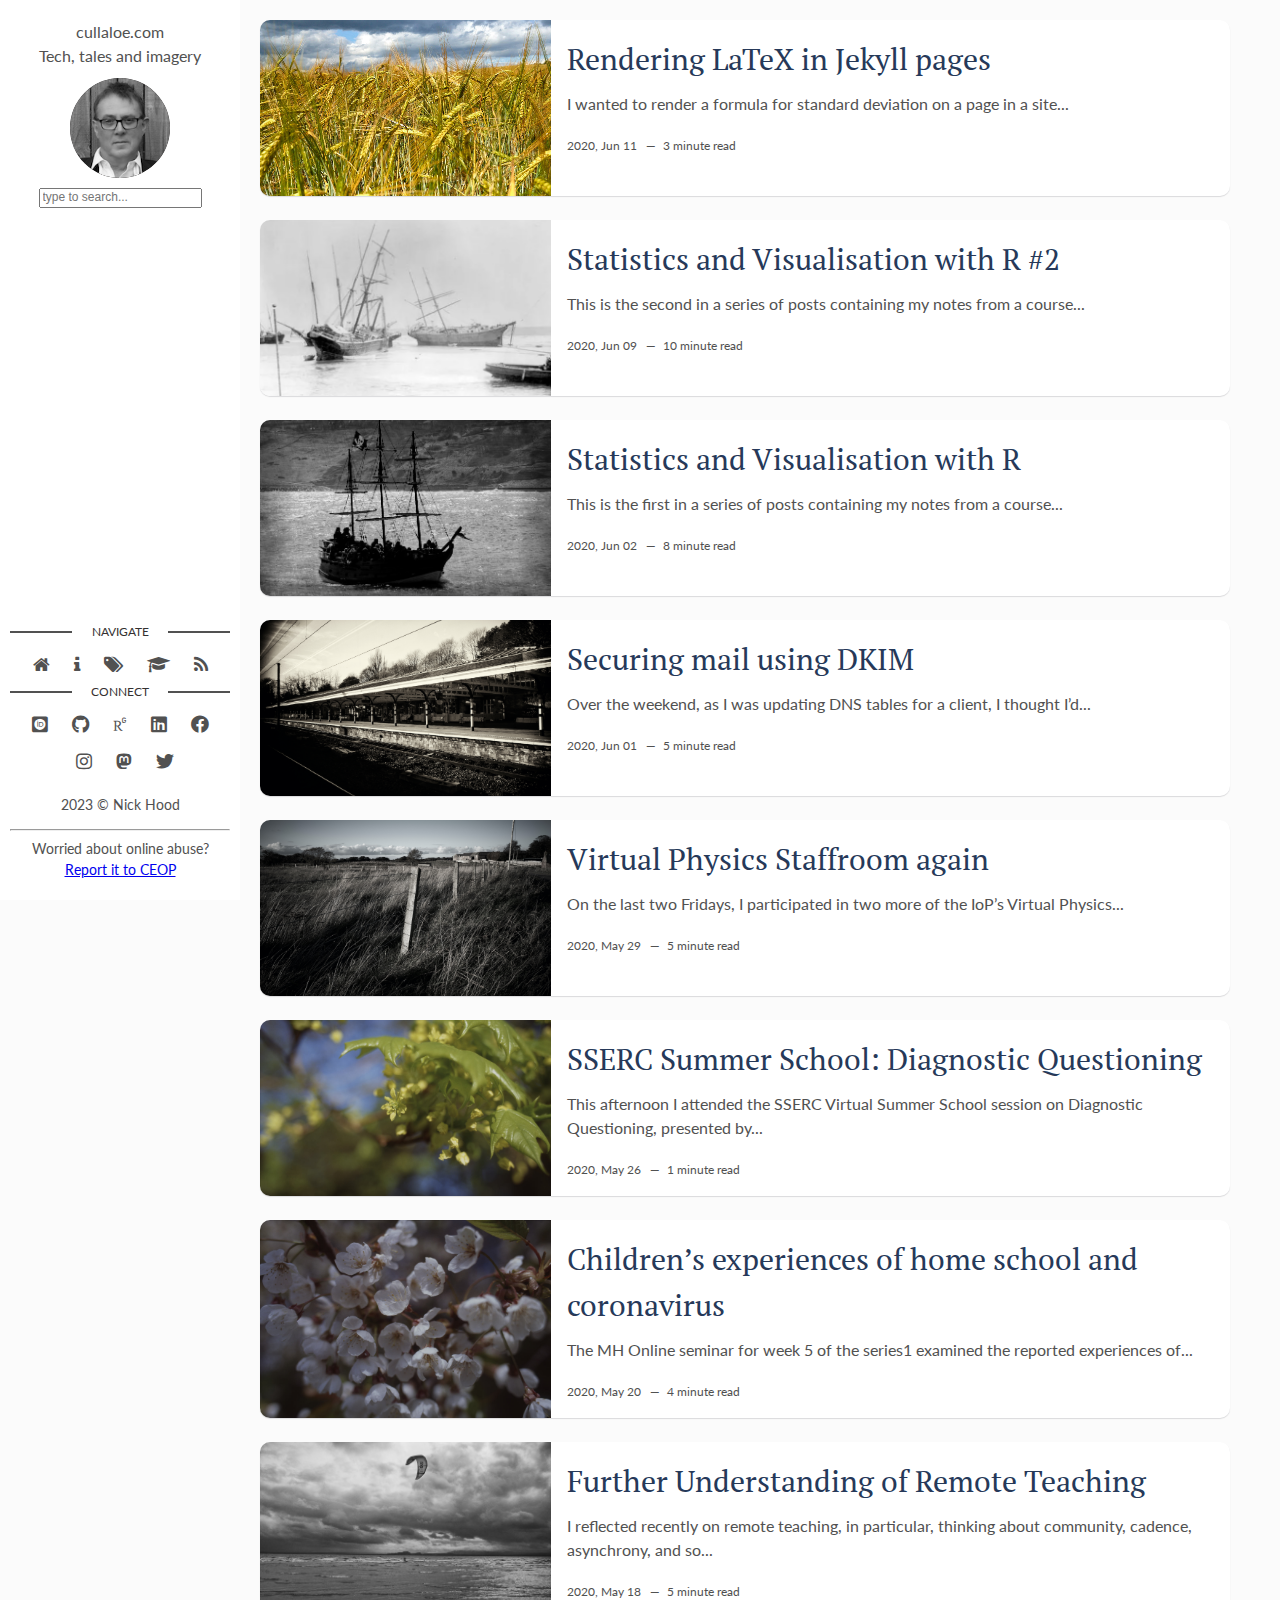
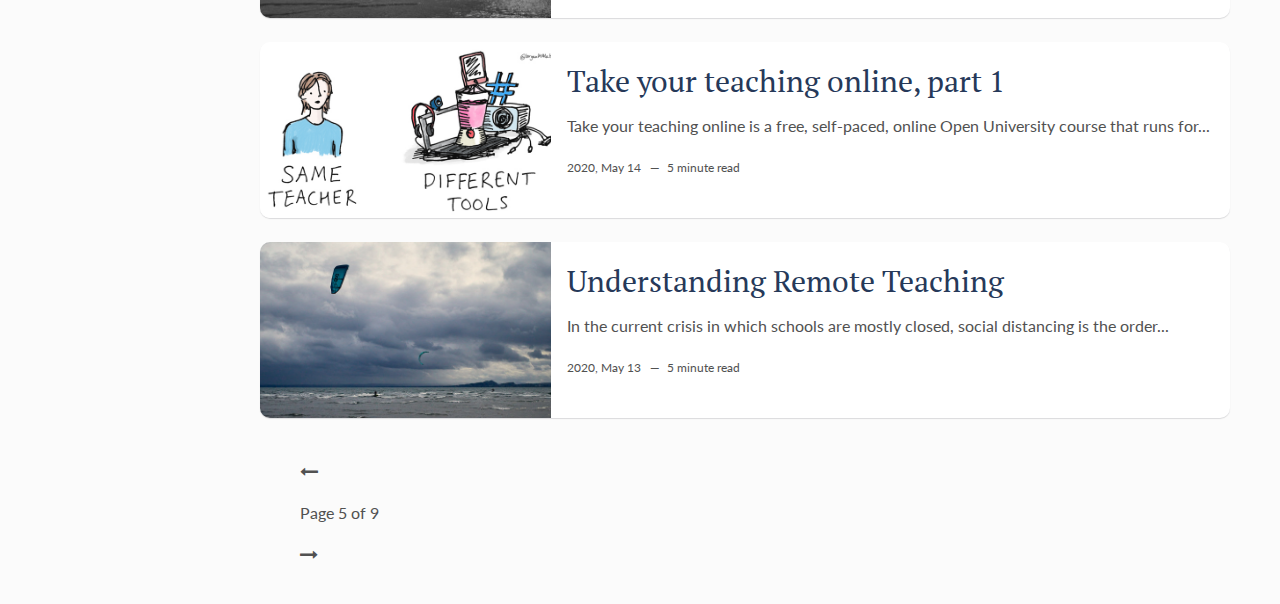
<file: docs/page/5/index.html>
<!DOCTYPE html>
<html lang="en">
    <head>
	<meta charset="utf-8">
	<title>Tech, tales and imagery</title>

  <!-- Edit site and author settings in `_config.yml` to make the social details your own -->

    <meta content="Tech, tales and imagery" property="og:site_name">
  
    <meta content="Tech, tales and imagery" property="og:title">
  
  
    <meta content="website" property="og:type">
  
  
    <meta content="A technical blog" property="og:description">
  
  
    <meta content="https://cullaloe.com/page/5/" property="og:url">
  
  
  
    <meta content="https://cullaloe.com/assets/img/nick-hood.jpg" property="og:image">
  
  
  

    <meta name="twitter:card" content="summary">
    <meta name="twitter:site" content="@Niximagery">
    <meta name="twitter:creator" content="@NixImagery">
  
    <meta name="twitter:title" content="Tech, tales and imagery">
  
  
    <meta name="twitter:url" content="https://cullaloe.com/page/5/">
  
  
    <meta name="twitter:description" content="A technical blog">
  
  
    <meta name="twitter:image:src" content="https://cullaloe.com/assets/img/nick-hood.jpg">
  

	<meta name="description" content="">
	<meta http-equiv="X-UA-Compatible" content="IE=edge">
	<meta name="viewport" content="width=device-width, initial-scale=1, maximum-scale=1">
	<meta property="og:image" content="">
	<link rel="shortcut icon" href="/assets/img/favicon/favicon.ico" type="image/x-icon">
	<link rel="apple-touch-icon" href="/assets/img/favicon/apple-touch-icon.png">
	<link rel="apple-touch-icon" sizes="72x72" href="/assets/img/favicon/apple-touch-icon-72x72.png">
	<link rel="apple-touch-icon" sizes="144x144" href="/assets/img/favicon/apple-touch-icon-144x144.png">
	<!-- Chrome, Firefox OS and Opera -->
	<meta name="theme-color" content="#263959">
	<!-- Windows Phone -->
	<meta name="msapplication-navbutton-color" content="#263959">
	<!-- iOS Safari -->
	<meta name="apple-mobile-web-app-status-bar-style" content="#263959">
	<!-- Google Fonts -->
	<link href="https://fonts.googleapis.com/css?family=PT+Serif:400,700" rel="stylesheet">
	<link href="https://fonts.googleapis.com/css?family=Lato:300,400,700" rel="stylesheet">
	<!-- Font Awesome -->
	<link rel="stylesheet" href="/assets/fonts/font-awesome/css/font-awesome.min.css">
	<link rel="stylesheet" href="/assets/fonts/font-awesome/css/fontawesome.min.css">
	<link rel="stylesheet" href="/assets/fonts/font-awesome/css/brands.min.css">
  <!-- Academicons -->
  <link rel="stylesheet" href="/assets/fonts/academicons/css/academicons.min.css">
	<!-- Styles -->
	<link rel="stylesheet" href="/assets/css/main.css">
  <link rel="stylesheet" href="/assets/css/search.css">

  <link rel="me" href="https://mastodon.scot/@niximagery">



<!-- Buy me a coffee -->
<script data-name="BMC-Widget" src="https://cdnjs.buymeacoffee.com/1.0.0/widget.prod.min.js" data-id="cullaloe" data-description="Helpful? Buy me a coffee!" data-message="" data-color="#5F7FFF" data-position="right" data-x_margin="18" data-y_margin="18"></script>
<!-- /Buy me a coffee -->

</head>

    <!-- Google tag (gtag.js) -->
<script async src="https://www.googletagmanager.com/gtag/js?id=G-XS6S9CFCQL"></script>
<script>
  window.dataLayer = window.dataLayer || [];
  function gtag(){dataLayer.push(arguments);}
  gtag('js', new Date());

  gtag('config', 'G-XS6S9CFCQL');
</script>
    <body>

  <div class="wrapper">
    <aside class="sidebar">
  <header>
    <div class="about">
      <p>cullaloe.com<br/>Tech, tales and imagery</p>
      <div class="cover-author-image">
        <a href="/"><img src="/assets/img/nick-hood.jpg" alt="Nick Hood"></a>
      </div>
      <!-- <div class="author-name">by <a href="/about" target="_self" class="plain">Nick Hood</a></div> -->
      <div class="search" id="js-search">
        <input type="text" placeholder="type to search..." class="search__input" id="js-search__input">
      </div>
    </div>
    <ul class="search__results" id="js-search__results"></ul>
</header> <!-- End Header -->

  <footer>
    <section class="contact">
      <h3 class="contact-title">Navigate</h3>
      <ul>
        <li><a href="/" target="_self" title="Home"><i class="fa fa-home" aria-hidden="true"></i></a></li>
        <li><a href="/about" target="_self" title="About"><i class="fa fa-info" aria-hidden="true"></i></a></li>
        <li><a href="/tags" target="_self" title="Tags and Topics"><i class="fa fa-tags" aria-hidden="true"></i></a></li>
        <li><a href="//static.cullaloe.net/Research" target="_blank" title="My research diary (login required)"><i class="fa fa-mortar-board" aria-hidden="true"></i></a></li>
        <li><a href="/feed.xml" target="_blank" title="RSS XML feed"><i class="fa fa-rss" aria-hidden="true"></i></a></li>
      </ul>
    </section> <!-- End Section links -->
    <section class="contact">
      <h3 class="contact-title">Connect</h3>
      <ul>
        
        <li><a href="https://orcid.org/0000-0001-7891-9736" target="_blank"><i class="ai ai-orcid-square" aria-hidden="true"></i></a></li>
        
        
        <li class="github"><a href="http://github.com/NixImagery" target="_blank"><i class="fab fa-github"></i></a></li>
        
        
        <li><a href="https://www.researchgate.net/profile/Nick-Hood" target="_blank"><i class="ai ai-researchgate" aria-hidden="true"></i></a></li>
        
        
        <li class="linkedin"><a href="https://in.linkedin.com/in/Niximagery" target="_blank"><i class="fab fa-linkedin"></i></a></li>
        
        
        <li><a href="https://facebook.com/NixImagery" target="_blank"><i class="fab fa-facebook" aria-hidden="true"></i></a></li>
        
        
        <li><a href="https://instagram.com/NixImagery" target="_blank"><i class="fab fa-instagram" aria-hidden="true"></i></a></li>
        
        
          <li><a href="https://mastodon.scot/@NixImagery" target="_blank"><i class="fab fa-mastodon" aria-hidden="true"></i></a></li>
        
        
          <li><a href="https://twitter.com/NixImagery" target="_blank"><i class="fab fa-twitter" aria-hidden="true"></i></a></li>
        
        
      </ul>
    </section> <!-- End Section Contact -->
    <div class="copyright">
      <p>2023 &copy; Nick Hood</p>
      <hr>Worried about online abuse? <a href="https://www.ceop.police.uk/safety-centre/">Report it to CEOP</a>
    </div>
  </footer> <!-- End Footer -->
</aside> <!-- End Sidebar -->

<div class="content-box clearfix">
  
<article class="post">
  
    <a class="post-thumbnail" style="background-image: url(/assets/img/R0000558.jpg)" href="/render-latex-in-jekyll"></a>
  
  <div class="post-content">
    <h2 class="post-title"><a href="/render-latex-in-jekyll">Rendering LaTeX in Jekyll pages</a></h2>
    <p>I wanted to render a formula for standard deviation on a page in a site...</p>
    <span class="post-date">2020, Jun 11&nbsp;&nbsp;&nbsp;—&nbsp;</span>
    <span class="post-words">3 minute read</span>
  </div>
</article>

<article class="post">
  
    <a class="post-thumbnail" style="background-image: url(/assets/img/pirate_ships.jpg)" href="/R-data-visualisation-course-2"></a>
  
  <div class="post-content">
    <h2 class="post-title"><a href="/R-data-visualisation-course-2">Statistics and Visualisation with R #2</a></h2>
    <p>This is the second in a series of posts containing my notes from a course...</p>
    <span class="post-date">2020, Jun 09&nbsp;&nbsp;&nbsp;—&nbsp;</span>
    <span class="post-words">10 minute read</span>
  </div>
</article>

<article class="post">
  
    <a class="post-thumbnail" style="background-image: url(/assets/img/pirate-ship-at-sea.jpg)" href="/R-data-visualisation-course-1"></a>
  
  <div class="post-content">
    <h2 class="post-title"><a href="/R-data-visualisation-course-1">Statistics and Visualisation with R</a></h2>
    <p>This is the first in a series of posts containing my notes from a course...</p>
    <span class="post-date">2020, Jun 02&nbsp;&nbsp;&nbsp;—&nbsp;</span>
    <span class="post-words">8 minute read</span>
  </div>
</article>

<article class="post">
  
    <a class="post-thumbnail" style="background-image: url(/assets/img/R0000416.jpg)" href="/securing-mail-with-dkim"></a>
  
  <div class="post-content">
    <h2 class="post-title"><a href="/securing-mail-with-dkim">Securing mail using DKIM</a></h2>
    <p>Over the weekend, as I was updating DNS tables for a client, I thought I’d...</p>
    <span class="post-date">2020, Jun 01&nbsp;&nbsp;&nbsp;—&nbsp;</span>
    <span class="post-words">5 minute read</span>
  </div>
</article>

<article class="post">
  
    <a class="post-thumbnail" style="background-image: url(/assets/img/R0000186.jpg)" href="/sustainable-blended-learning"></a>
  
  <div class="post-content">
    <h2 class="post-title"><a href="/sustainable-blended-learning">Virtual Physics Staffroom again</a></h2>
    <p>On the last two Fridays, I participated in two more of the IoP’s Virtual Physics...</p>
    <span class="post-date">2020, May 29&nbsp;&nbsp;&nbsp;—&nbsp;</span>
    <span class="post-words">5 minute read</span>
  </div>
</article>

<article class="post">
  
    <a class="post-thumbnail" style="background-image: url(/assets/img/img20200518_19184489.jpg)" href="/sserc-diagnostic-questioning"></a>
  
  <div class="post-content">
    <h2 class="post-title"><a href="/sserc-diagnostic-questioning">SSERC Summer School: Diagnostic Questioning</a></h2>
    <p>This afternoon I attended the SSERC Virtual Summer School session on Diagnostic Questioning, presented by...</p>
    <span class="post-date">2020, May 26&nbsp;&nbsp;&nbsp;—&nbsp;</span>
    <span class="post-words">1 minute read</span>
  </div>
</article>

<article class="post">
  
    <a class="post-thumbnail" style="background-image: url(/assets/img/img20200518_19410207.jpg)" href="/mh-children-during-lockdown"></a>
  
  <div class="post-content">
    <h2 class="post-title"><a href="/mh-children-during-lockdown">Children’s experiences of home school and coronavirus</a></h2>
    <p>The MH Online seminar for week 5 of the series1 examined the reported experiences of...</p>
    <span class="post-date">2020, May 20&nbsp;&nbsp;&nbsp;—&nbsp;</span>
    <span class="post-words">4 minute read</span>
  </div>
</article>

<article class="post">
  
    <a class="post-thumbnail" style="background-image: url(/assets/img/49662389443_ec8060971d_o.jpg)" href="/online-teaching-more"></a>
  
  <div class="post-content">
    <h2 class="post-title"><a href="/online-teaching-more">Further Understanding of Remote Teaching</a></h2>
    <p>I reflected recently on remote teaching, in particular, thinking about community, cadence, asynchrony, and so...</p>
    <span class="post-date">2020, May 18&nbsp;&nbsp;&nbsp;—&nbsp;</span>
    <span class="post-words">5 minute read</span>
  </div>
</article>

<article class="post">
  
    <a class="post-thumbnail" style="background-image: url(/assets/img/TTO_1_OLHP_786x400.jpg)" href="/take-your-teaching-online-ou-course"></a>
  
  <div class="post-content">
    <h2 class="post-title"><a href="/take-your-teaching-online-ou-course">Take your teaching online, part 1</a></h2>
    <p>Take your teaching online is a free, self-paced, online Open University course that runs for...</p>
    <span class="post-date">2020, May 14&nbsp;&nbsp;&nbsp;—&nbsp;</span>
    <span class="post-words">5 minute read</span>
  </div>
</article>

<article class="post">
  
    <a class="post-thumbnail" style="background-image: url(/assets/img/remote.jpg)" href="/online-teaching"></a>
  
  <div class="post-content">
    <h2 class="post-title"><a href="/online-teaching">Understanding Remote Teaching</a></h2>
    <p>In the current crisis in which schools are mostly closed, social distancing is the order...</p>
    <span class="post-date">2020, May 13&nbsp;&nbsp;&nbsp;—&nbsp;</span>
    <span class="post-words">5 minute read</span>
  </div>
</article>


<div class="container">
  <nav class="pagination" role="pagination">
    <ul>
      
        
        <p><a class="newer-posts" href="/page/4/"><i class="fa fa-long-arrow-left" aria-hidden="true"></i></a></p>
        
      

      <p><span class="page-number">Page 5 of 9</span></p>

      
      <p><a class="older-posts" href="/page/6/"><i class="fa fa-long-arrow-right" aria-hidden="true"></i></a></p>
      
    </ul>
  </nav>
</div>


</div>

  </div>
	<!-- Scripts -->
  <!-- Search Js -->
<script src="/assets/js/search.js"></script>
  
</body>
</html>
</file>
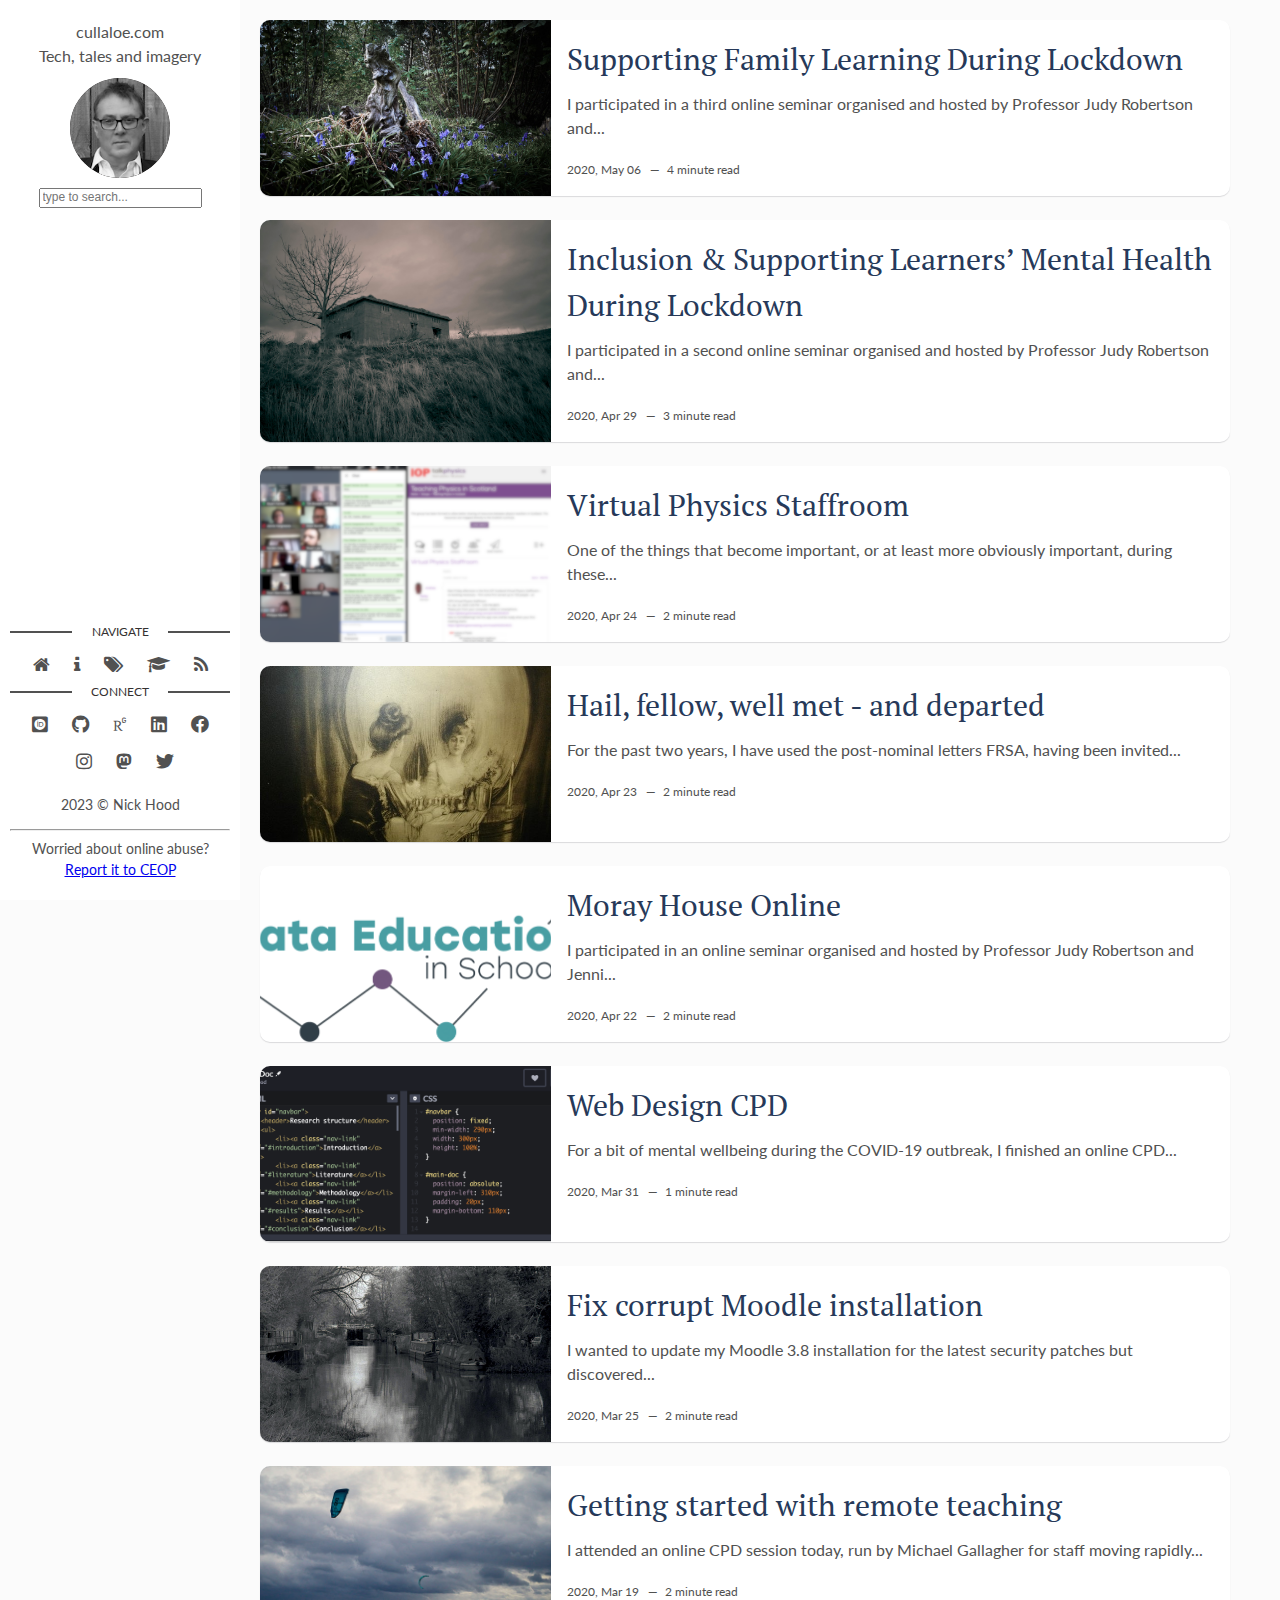
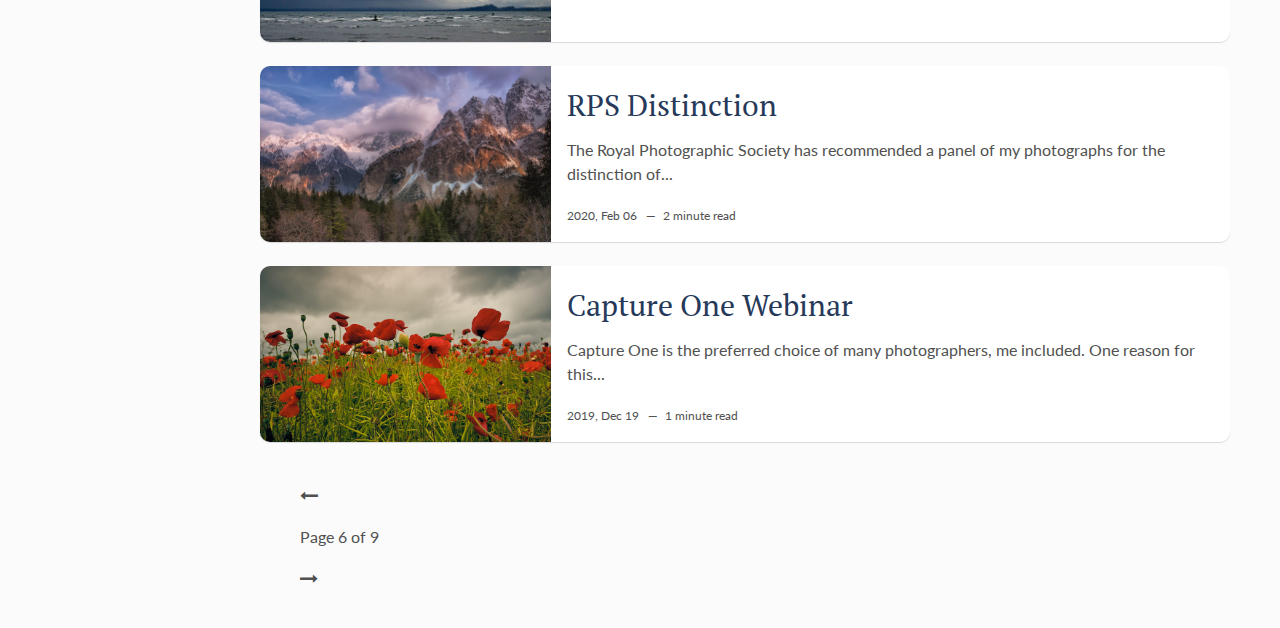
<file: docs/page/6/index.html>
<!DOCTYPE html>
<html lang="en">
    <head>
	<meta charset="utf-8">
	<title>Tech, tales and imagery</title>

  <!-- Edit site and author settings in `_config.yml` to make the social details your own -->

    <meta content="Tech, tales and imagery" property="og:site_name">
  
    <meta content="Tech, tales and imagery" property="og:title">
  
  
    <meta content="website" property="og:type">
  
  
    <meta content="A technical blog" property="og:description">
  
  
    <meta content="https://cullaloe.com/page/6/" property="og:url">
  
  
  
    <meta content="https://cullaloe.com/assets/img/nick-hood.jpg" property="og:image">
  
  
  

    <meta name="twitter:card" content="summary">
    <meta name="twitter:site" content="@Niximagery">
    <meta name="twitter:creator" content="@NixImagery">
  
    <meta name="twitter:title" content="Tech, tales and imagery">
  
  
    <meta name="twitter:url" content="https://cullaloe.com/page/6/">
  
  
    <meta name="twitter:description" content="A technical blog">
  
  
    <meta name="twitter:image:src" content="https://cullaloe.com/assets/img/nick-hood.jpg">
  

	<meta name="description" content="">
	<meta http-equiv="X-UA-Compatible" content="IE=edge">
	<meta name="viewport" content="width=device-width, initial-scale=1, maximum-scale=1">
	<meta property="og:image" content="">
	<link rel="shortcut icon" href="/assets/img/favicon/favicon.ico" type="image/x-icon">
	<link rel="apple-touch-icon" href="/assets/img/favicon/apple-touch-icon.png">
	<link rel="apple-touch-icon" sizes="72x72" href="/assets/img/favicon/apple-touch-icon-72x72.png">
	<link rel="apple-touch-icon" sizes="144x144" href="/assets/img/favicon/apple-touch-icon-144x144.png">
	<!-- Chrome, Firefox OS and Opera -->
	<meta name="theme-color" content="#263959">
	<!-- Windows Phone -->
	<meta name="msapplication-navbutton-color" content="#263959">
	<!-- iOS Safari -->
	<meta name="apple-mobile-web-app-status-bar-style" content="#263959">
	<!-- Google Fonts -->
	<link href="https://fonts.googleapis.com/css?family=PT+Serif:400,700" rel="stylesheet">
	<link href="https://fonts.googleapis.com/css?family=Lato:300,400,700" rel="stylesheet">
	<!-- Font Awesome -->
	<link rel="stylesheet" href="/assets/fonts/font-awesome/css/font-awesome.min.css">
	<link rel="stylesheet" href="/assets/fonts/font-awesome/css/fontawesome.min.css">
	<link rel="stylesheet" href="/assets/fonts/font-awesome/css/brands.min.css">
  <!-- Academicons -->
  <link rel="stylesheet" href="/assets/fonts/academicons/css/academicons.min.css">
	<!-- Styles -->
	<link rel="stylesheet" href="/assets/css/main.css">
  <link rel="stylesheet" href="/assets/css/search.css">

  <link rel="me" href="https://mastodon.scot/@niximagery">



<!-- Buy me a coffee -->
<script data-name="BMC-Widget" src="https://cdnjs.buymeacoffee.com/1.0.0/widget.prod.min.js" data-id="cullaloe" data-description="Helpful? Buy me a coffee!" data-message="" data-color="#5F7FFF" data-position="right" data-x_margin="18" data-y_margin="18"></script>
<!-- /Buy me a coffee -->

</head>

    <!-- Google tag (gtag.js) -->
<script async src="https://www.googletagmanager.com/gtag/js?id=G-XS6S9CFCQL"></script>
<script>
  window.dataLayer = window.dataLayer || [];
  function gtag(){dataLayer.push(arguments);}
  gtag('js', new Date());

  gtag('config', 'G-XS6S9CFCQL');
</script>
    <body>

  <div class="wrapper">
    <aside class="sidebar">
  <header>
    <div class="about">
      <p>cullaloe.com<br/>Tech, tales and imagery</p>
      <div class="cover-author-image">
        <a href="/"><img src="/assets/img/nick-hood.jpg" alt="Nick Hood"></a>
      </div>
      <!-- <div class="author-name">by <a href="/about" target="_self" class="plain">Nick Hood</a></div> -->
      <div class="search" id="js-search">
        <input type="text" placeholder="type to search..." class="search__input" id="js-search__input">
      </div>
    </div>
    <ul class="search__results" id="js-search__results"></ul>
</header> <!-- End Header -->

  <footer>
    <section class="contact">
      <h3 class="contact-title">Navigate</h3>
      <ul>
        <li><a href="/" target="_self" title="Home"><i class="fa fa-home" aria-hidden="true"></i></a></li>
        <li><a href="/about" target="_self" title="About"><i class="fa fa-info" aria-hidden="true"></i></a></li>
        <li><a href="/tags" target="_self" title="Tags and Topics"><i class="fa fa-tags" aria-hidden="true"></i></a></li>
        <li><a href="//static.cullaloe.net/Research" target="_blank" title="My research diary (login required)"><i class="fa fa-mortar-board" aria-hidden="true"></i></a></li>
        <li><a href="/feed.xml" target="_blank" title="RSS XML feed"><i class="fa fa-rss" aria-hidden="true"></i></a></li>
      </ul>
    </section> <!-- End Section links -->
    <section class="contact">
      <h3 class="contact-title">Connect</h3>
      <ul>
        
        <li><a href="https://orcid.org/0000-0001-7891-9736" target="_blank"><i class="ai ai-orcid-square" aria-hidden="true"></i></a></li>
        
        
        <li class="github"><a href="http://github.com/NixImagery" target="_blank"><i class="fab fa-github"></i></a></li>
        
        
        <li><a href="https://www.researchgate.net/profile/Nick-Hood" target="_blank"><i class="ai ai-researchgate" aria-hidden="true"></i></a></li>
        
        
        <li class="linkedin"><a href="https://in.linkedin.com/in/Niximagery" target="_blank"><i class="fab fa-linkedin"></i></a></li>
        
        
        <li><a href="https://facebook.com/NixImagery" target="_blank"><i class="fab fa-facebook" aria-hidden="true"></i></a></li>
        
        
        <li><a href="https://instagram.com/NixImagery" target="_blank"><i class="fab fa-instagram" aria-hidden="true"></i></a></li>
        
        
          <li><a href="https://mastodon.scot/@NixImagery" target="_blank"><i class="fab fa-mastodon" aria-hidden="true"></i></a></li>
        
        
          <li><a href="https://twitter.com/NixImagery" target="_blank"><i class="fab fa-twitter" aria-hidden="true"></i></a></li>
        
        
      </ul>
    </section> <!-- End Section Contact -->
    <div class="copyright">
      <p>2023 &copy; Nick Hood</p>
      <hr>Worried about online abuse? <a href="https://www.ceop.police.uk/safety-centre/">Report it to CEOP</a>
    </div>
  </footer> <!-- End Footer -->
</aside> <!-- End Sidebar -->

<div class="content-box clearfix">
  
<article class="post">
  
    <a class="post-thumbnail" style="background-image: url(/assets/img/Magic-tree.jpg)" href="/mh-supporting-family-learning-during-lockdown"></a>
  
  <div class="post-content">
    <h2 class="post-title"><a href="/mh-supporting-family-learning-during-lockdown">Supporting Family Learning During Lockdown</a></h2>
    <p>I participated in a third online seminar organised and hosted by Professor Judy Robertson and...</p>
    <span class="post-date">2020, May 06&nbsp;&nbsp;&nbsp;—&nbsp;</span>
    <span class="post-words">4 minute read</span>
  </div>
</article>

<article class="post">
  
    <a class="post-thumbnail" style="background-image: url(/assets/img/Charles-Hill-Battery.jpg)" href="/mh-mental-health-during-lockdown"></a>
  
  <div class="post-content">
    <h2 class="post-title"><a href="/mh-mental-health-during-lockdown">Inclusion & Supporting Learners’ Mental Health During Lockdown</a></h2>
    <p>I participated in a second online seminar organised and hosted by Professor Judy Robertson and...</p>
    <span class="post-date">2020, Apr 29&nbsp;&nbsp;&nbsp;—&nbsp;</span>
    <span class="post-words">3 minute read</span>
  </div>
</article>

<article class="post">
  
    <a class="post-thumbnail" style="background-image: url(/assets/img/virtual-staffroom-sm.png)" href="/virtual-physics-staffroom"></a>
  
  <div class="post-content">
    <h2 class="post-title"><a href="/virtual-physics-staffroom">Virtual Physics Staffroom</a></h2>
    <p>One of the things that become important, or at least more obviously important, during these...</p>
    <span class="post-date">2020, Apr 24&nbsp;&nbsp;&nbsp;—&nbsp;</span>
    <span class="post-words">2 minute read</span>
  </div>
</article>

<article class="post">
  
    <a class="post-thumbnail" style="background-image: url(/assets/img/vanity.jpg)" href="/hail-fellow"></a>
  
  <div class="post-content">
    <h2 class="post-title"><a href="/hail-fellow">Hail, fellow, well met - and departed</a></h2>
    <p>For the past two years, I have used the post-nominal letters FRSA, having been invited...</p>
    <span class="post-date">2020, Apr 23&nbsp;&nbsp;&nbsp;—&nbsp;</span>
    <span class="post-words">2 minute read</span>
  </div>
</article>

<article class="post">
  
    <a class="post-thumbnail" style="background-image: url(/assets/img/mh-data-logo.png)" href="/mh-online"></a>
  
  <div class="post-content">
    <h2 class="post-title"><a href="/mh-online">Moray House Online</a></h2>
    <p>I participated in an online seminar organised and hosted by Professor Judy Robertson and Jenni...</p>
    <span class="post-date">2020, Apr 22&nbsp;&nbsp;&nbsp;—&nbsp;</span>
    <span class="post-words">2 minute read</span>
  </div>
</article>

<article class="post">
  
    <a class="post-thumbnail" style="background-image: url(/assets/img/FCCscreen.png)" href="/web-design-cpd"></a>
  
  <div class="post-content">
    <h2 class="post-title"><a href="/web-design-cpd">Web Design CPD</a></h2>
    <p>For a bit of mental wellbeing during the COVID-19 outbreak, I finished an online CPD...</p>
    <span class="post-date">2020, Mar 31&nbsp;&nbsp;&nbsp;—&nbsp;</span>
    <span class="post-words">1 minute read</span>
  </div>
</article>

<article class="post">
  
    <a class="post-thumbnail" style="background-image: url(/assets/img/Harlow.jpg)" href="/fix-corrupt-moodle"></a>
  
  <div class="post-content">
    <h2 class="post-title"><a href="/fix-corrupt-moodle">Fix corrupt Moodle installation</a></h2>
    <p>I wanted to update my Moodle 3.8 installation for the latest security patches but discovered...</p>
    <span class="post-date">2020, Mar 25&nbsp;&nbsp;&nbsp;—&nbsp;</span>
    <span class="post-words">2 minute read</span>
  </div>
</article>

<article class="post">
  
    <a class="post-thumbnail" style="background-image: url(/assets/img/remote.jpg)" href="/remote-teaching"></a>
  
  <div class="post-content">
    <h2 class="post-title"><a href="/remote-teaching">Getting started with remote teaching</a></h2>
    <p>I attended an online CPD session today, run by Michael Gallagher for staff moving rapidly...</p>
    <span class="post-date">2020, Mar 19&nbsp;&nbsp;&nbsp;—&nbsp;</span>
    <span class="post-words">2 minute read</span>
  </div>
</article>

<article class="post">
  
    <a class="post-thumbnail" style="background-image: url(/assets/img/47090179834_cb210348da_b.jpg)" href="/lrps"></a>
  
  <div class="post-content">
    <h2 class="post-title"><a href="/lrps">RPS Distinction</a></h2>
    <p>The Royal Photographic Society has recommended a panel of my photographs for the distinction of...</p>
    <span class="post-date">2020, Feb 06&nbsp;&nbsp;&nbsp;—&nbsp;</span>
    <span class="post-words">2 minute read</span>
  </div>
</article>

<article class="post">
  
    <a class="post-thumbnail" style="background-image: url(/assets/img/poppies.jpg)" href="/capture-one-webinar"></a>
  
  <div class="post-content">
    <h2 class="post-title"><a href="/capture-one-webinar">Capture One Webinar</a></h2>
    <p>Capture One is the preferred choice of many photographers, me included. One reason for this...</p>
    <span class="post-date">2019, Dec 19&nbsp;&nbsp;&nbsp;—&nbsp;</span>
    <span class="post-words">1 minute read</span>
  </div>
</article>


<div class="container">
  <nav class="pagination" role="pagination">
    <ul>
      
        
        <p><a class="newer-posts" href="/page/5/"><i class="fa fa-long-arrow-left" aria-hidden="true"></i></a></p>
        
      

      <p><span class="page-number">Page 6 of 9</span></p>

      
      <p><a class="older-posts" href="/page/7/"><i class="fa fa-long-arrow-right" aria-hidden="true"></i></a></p>
      
    </ul>
  </nav>
</div>


</div>

  </div>
	<!-- Scripts -->
  <!-- Search Js -->
<script src="/assets/js/search.js"></script>
  
</body>
</html>
</file>
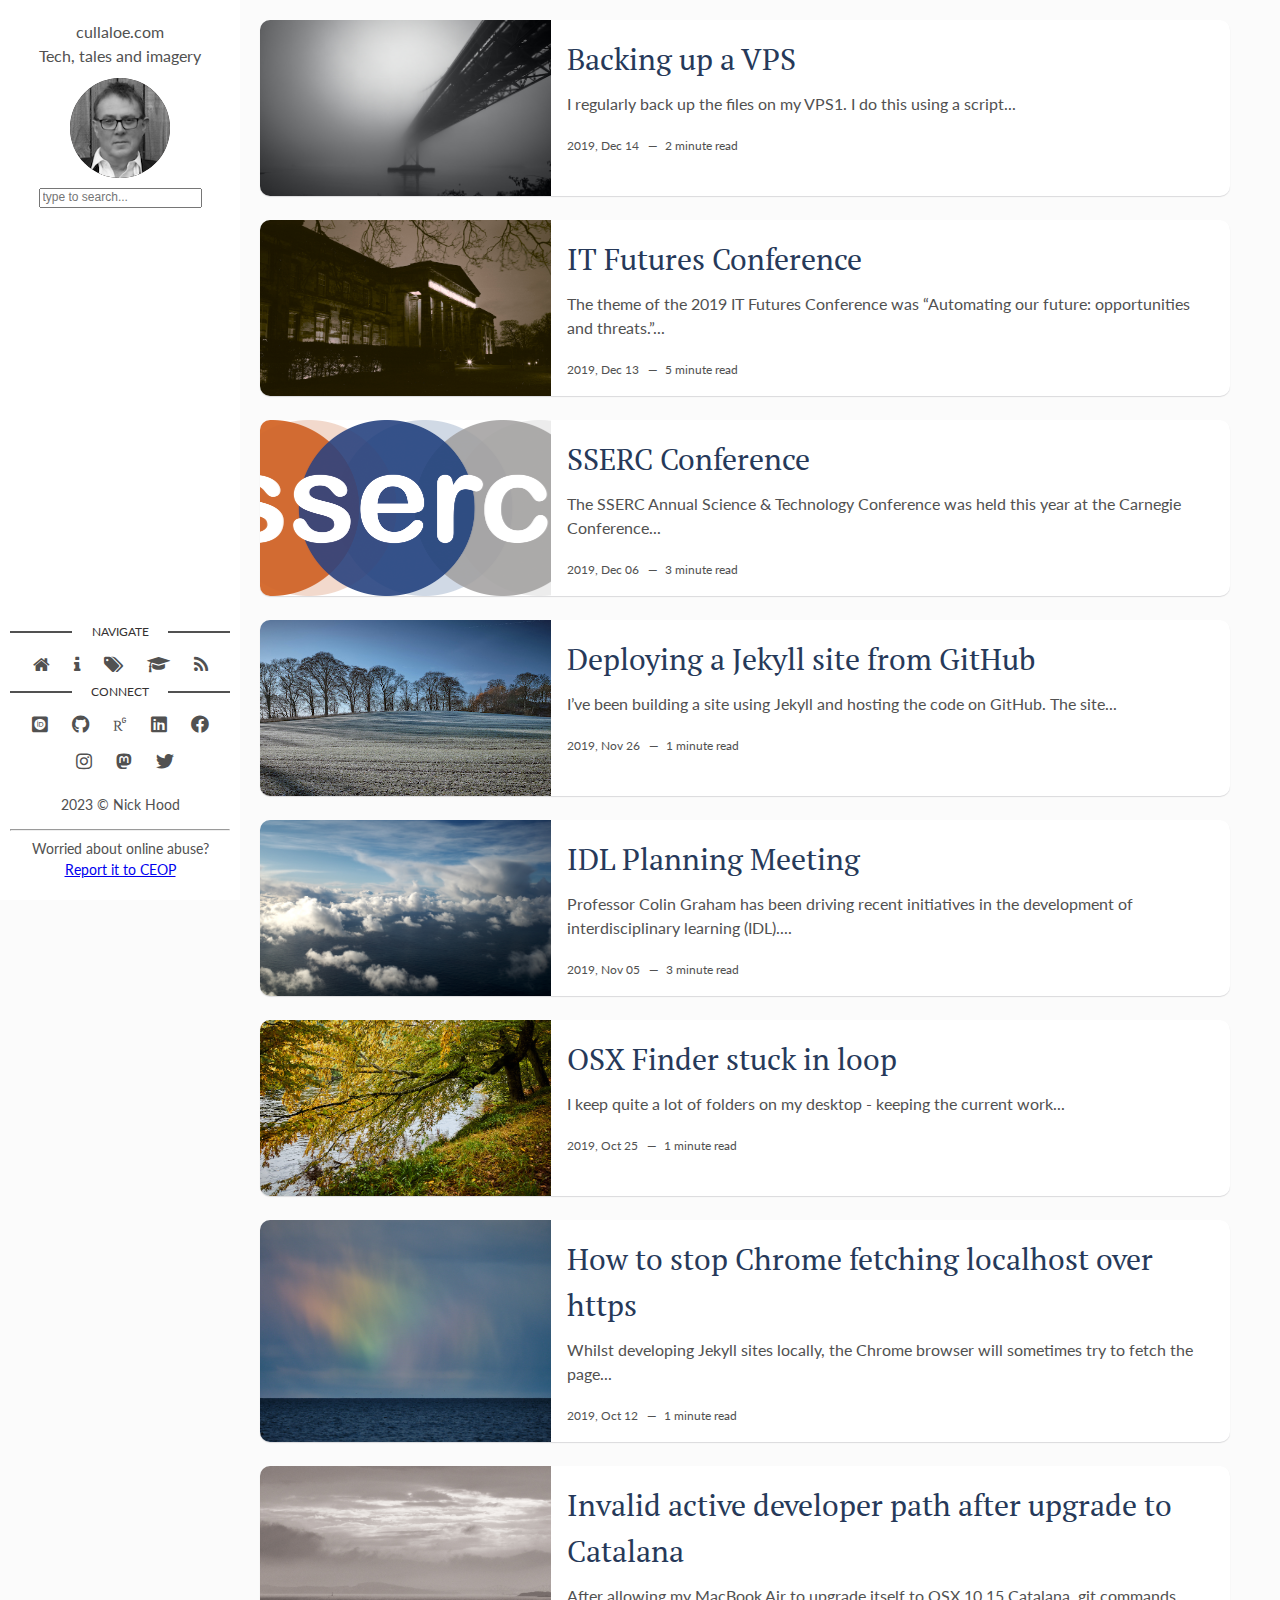
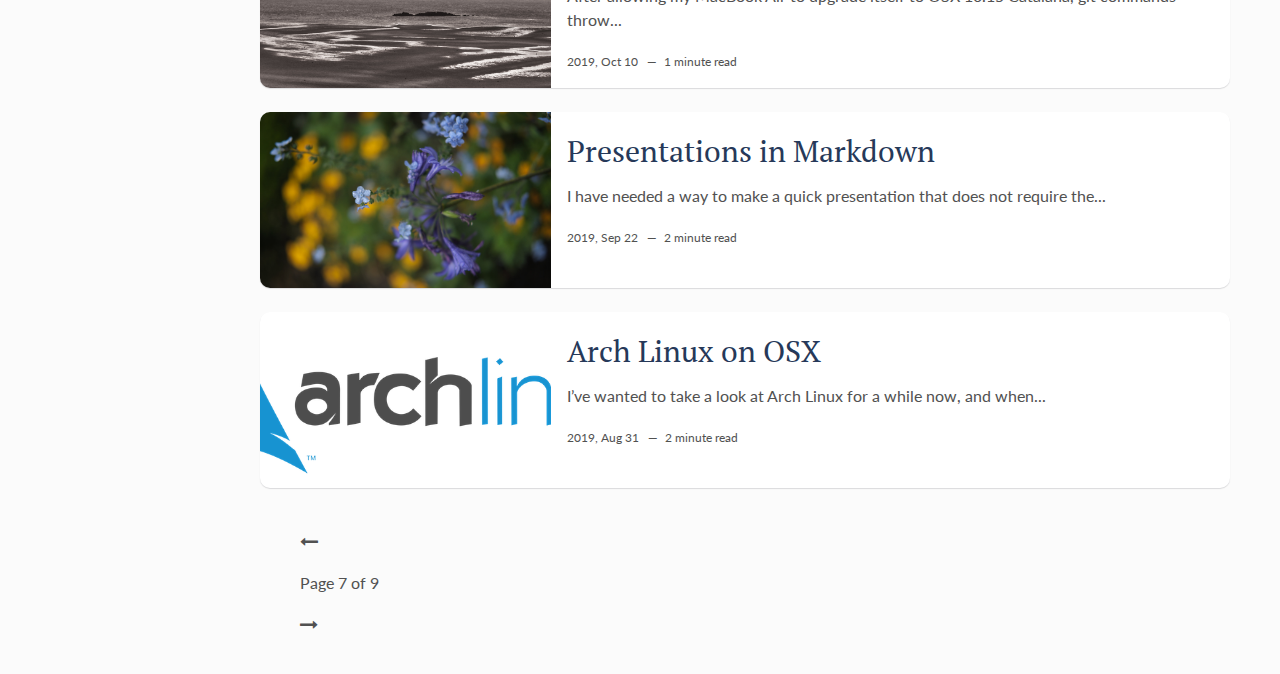
<file: docs/page/7/index.html>
<!DOCTYPE html>
<html lang="en">
    <head>
	<meta charset="utf-8">
	<title>Tech, tales and imagery</title>

  <!-- Edit site and author settings in `_config.yml` to make the social details your own -->

    <meta content="Tech, tales and imagery" property="og:site_name">
  
    <meta content="Tech, tales and imagery" property="og:title">
  
  
    <meta content="website" property="og:type">
  
  
    <meta content="A technical blog" property="og:description">
  
  
    <meta content="https://cullaloe.com/page/7/" property="og:url">
  
  
  
    <meta content="https://cullaloe.com/assets/img/nick-hood.jpg" property="og:image">
  
  
  

    <meta name="twitter:card" content="summary">
    <meta name="twitter:site" content="@Niximagery">
    <meta name="twitter:creator" content="@NixImagery">
  
    <meta name="twitter:title" content="Tech, tales and imagery">
  
  
    <meta name="twitter:url" content="https://cullaloe.com/page/7/">
  
  
    <meta name="twitter:description" content="A technical blog">
  
  
    <meta name="twitter:image:src" content="https://cullaloe.com/assets/img/nick-hood.jpg">
  

	<meta name="description" content="">
	<meta http-equiv="X-UA-Compatible" content="IE=edge">
	<meta name="viewport" content="width=device-width, initial-scale=1, maximum-scale=1">
	<meta property="og:image" content="">
	<link rel="shortcut icon" href="/assets/img/favicon/favicon.ico" type="image/x-icon">
	<link rel="apple-touch-icon" href="/assets/img/favicon/apple-touch-icon.png">
	<link rel="apple-touch-icon" sizes="72x72" href="/assets/img/favicon/apple-touch-icon-72x72.png">
	<link rel="apple-touch-icon" sizes="144x144" href="/assets/img/favicon/apple-touch-icon-144x144.png">
	<!-- Chrome, Firefox OS and Opera -->
	<meta name="theme-color" content="#263959">
	<!-- Windows Phone -->
	<meta name="msapplication-navbutton-color" content="#263959">
	<!-- iOS Safari -->
	<meta name="apple-mobile-web-app-status-bar-style" content="#263959">
	<!-- Google Fonts -->
	<link href="https://fonts.googleapis.com/css?family=PT+Serif:400,700" rel="stylesheet">
	<link href="https://fonts.googleapis.com/css?family=Lato:300,400,700" rel="stylesheet">
	<!-- Font Awesome -->
	<link rel="stylesheet" href="/assets/fonts/font-awesome/css/font-awesome.min.css">
	<link rel="stylesheet" href="/assets/fonts/font-awesome/css/fontawesome.min.css">
	<link rel="stylesheet" href="/assets/fonts/font-awesome/css/brands.min.css">
  <!-- Academicons -->
  <link rel="stylesheet" href="/assets/fonts/academicons/css/academicons.min.css">
	<!-- Styles -->
	<link rel="stylesheet" href="/assets/css/main.css">
  <link rel="stylesheet" href="/assets/css/search.css">

  <link rel="me" href="https://mastodon.scot/@niximagery">



<!-- Buy me a coffee -->
<script data-name="BMC-Widget" src="https://cdnjs.buymeacoffee.com/1.0.0/widget.prod.min.js" data-id="cullaloe" data-description="Helpful? Buy me a coffee!" data-message="" data-color="#5F7FFF" data-position="right" data-x_margin="18" data-y_margin="18"></script>
<!-- /Buy me a coffee -->

</head>

<body>

  <div class="wrapper">
    <aside class="sidebar">
  <header>
    <div class="about">
      <p>cullaloe.com<br/>Tech, tales and imagery</p>
      <div class="cover-author-image">
        <a href="/"><img src="/assets/img/nick-hood.jpg" alt="Nick Hood"></a>
      </div>
      <!-- <div class="author-name">by <a href="/about" target="_self" class="plain">Nick Hood</a></div> -->
      <div class="search" id="js-search">
        <input type="text" placeholder="type to search..." class="search__input" id="js-search__input">
      </div>
    </div>
    <ul class="search__results" id="js-search__results"></ul>
</header> <!-- End Header -->

  <footer>
    <section class="contact">
      <h3 class="contact-title">Navigate</h3>
      <ul>
        <li><a href="/" target="_self" title="Home"><i class="fa fa-home" aria-hidden="true"></i></a></li>
        <li><a href="/about" target="_self" title="About"><i class="fa fa-info" aria-hidden="true"></i></a></li>
        <li><a href="/tags" target="_self" title="Tags and Topics"><i class="fa fa-tags" aria-hidden="true"></i></a></li>
        <li><a href="//static.cullaloe.net/Research" target="_blank" title="My research diary (login required)"><i class="fa fa-mortar-board" aria-hidden="true"></i></a></li>
        <li><a href="/feed.xml" target="_blank" title="RSS XML feed"><i class="fa fa-rss" aria-hidden="true"></i></a></li>
      </ul>
    </section> <!-- End Section links -->
    <section class="contact">
      <h3 class="contact-title">Connect</h3>
      <ul>
        
        <li><a href="https://orcid.org/0000-0001-7891-9736" target="_blank"><i class="ai ai-orcid-square" aria-hidden="true"></i></a></li>
        
        
        <li class="github"><a href="http://github.com/NixImagery" target="_blank"><i class="fab fa-github"></i></a></li>
        
        
        <li><a href="https://www.researchgate.net/profile/Nick-Hood" target="_blank"><i class="ai ai-researchgate" aria-hidden="true"></i></a></li>
        
        
        <li class="linkedin"><a href="https://in.linkedin.com/in/Niximagery" target="_blank"><i class="fab fa-linkedin"></i></a></li>
        
        
        <li><a href="https://facebook.com/NixImagery" target="_blank"><i class="fab fa-facebook" aria-hidden="true"></i></a></li>
        
        
        <li><a href="https://instagram.com/NixImagery" target="_blank"><i class="fab fa-instagram" aria-hidden="true"></i></a></li>
        
        
          <li><a href="https://mastodon.scot/@NixImagery" target="_blank"><i class="fab fa-mastodon" aria-hidden="true"></i></a></li>
        
        
          <li><a href="https://twitter.com/NixImagery" target="_blank"><i class="fab fa-twitter" aria-hidden="true"></i></a></li>
        
        
      </ul>
    </section> <!-- End Section Contact -->
    <div class="copyright">
      <p>2023 &copy; Nick Hood</p>
      <hr>Worried about online abuse? <a href="https://www.ceop.police.uk/safety-centre/">Report it to CEOP</a>
    </div>
  </footer> <!-- End Footer -->
</aside> <!-- End Sidebar -->

<div class="content-box clearfix">
  
<article class="post">
  
    <a class="post-thumbnail" style="background-image: url(/assets/img/forth-bridge.jpg)" href="/backup-a-vps"></a>
  
  <div class="post-content">
    <h2 class="post-title"><a href="/backup-a-vps">Backing up a VPS</a></h2>
    <p>I regularly back up the files on my VPS1. I do this using a script...</p>
    <span class="post-date">2019, Dec 14&nbsp;&nbsp;&nbsp;—&nbsp;</span>
    <span class="post-words">2 minute read</span>
  </div>
</article>

<article class="post">
  
    <a class="post-thumbnail" style="background-image: url(/assets/img/everything.jpg)" href="/futures-conference"></a>
  
  <div class="post-content">
    <h2 class="post-title"><a href="/futures-conference">IT Futures Conference</a></h2>
    <p>The theme of the 2019 IT Futures Conference was “Automating our future: opportunities and threats.”...</p>
    <span class="post-date">2019, Dec 13&nbsp;&nbsp;&nbsp;—&nbsp;</span>
    <span class="post-words">5 minute read</span>
  </div>
</article>

<article class="post">
  
    <a class="post-thumbnail" style="background-image: url(/assets/img/sserc.png)" href="/SSERC-conference"></a>
  
  <div class="post-content">
    <h2 class="post-title"><a href="/SSERC-conference">SSERC Conference</a></h2>
    <p>The SSERC Annual Science &amp; Technology Conference was held this year at the Carnegie Conference...</p>
    <span class="post-date">2019, Dec 06&nbsp;&nbsp;&nbsp;—&nbsp;</span>
    <span class="post-words">3 minute read</span>
  </div>
</article>

<article class="post">
  
    <a class="post-thumbnail" style="background-image: url(/assets/img/pattiesmuir.jpg)" href="/deploy-jekyll-site-from-github"></a>
  
  <div class="post-content">
    <h2 class="post-title"><a href="/deploy-jekyll-site-from-github">Deploying a Jekyll site from GitHub</a></h2>
    <p>I’ve been building a site using Jekyll and hosting the code on GitHub. The site...</p>
    <span class="post-date">2019, Nov 26&nbsp;&nbsp;&nbsp;—&nbsp;</span>
    <span class="post-words">1 minute read</span>
  </div>
</article>

<article class="post">
  
    <a class="post-thumbnail" style="background-image: url(/assets/img/R0000517.JPG)" href="/IDL-planning"></a>
  
  <div class="post-content">
    <h2 class="post-title"><a href="/IDL-planning">IDL Planning Meeting</a></h2>
    <p>Professor Colin Graham has been driving recent initiatives in the development of interdisciplinary learning (IDL)....</p>
    <span class="post-date">2019, Nov 05&nbsp;&nbsp;&nbsp;—&nbsp;</span>
    <span class="post-words">3 minute read</span>
  </div>
</article>

<article class="post">
  
    <a class="post-thumbnail" style="background-image: url(/assets/img/dunkeld.jpg)" href="/osx-finder-stuck-in-loop"></a>
  
  <div class="post-content">
    <h2 class="post-title"><a href="/osx-finder-stuck-in-loop">OSX Finder stuck in loop</a></h2>
    <p>I keep quite a lot of folders on my desktop - keeping the current work...</p>
    <span class="post-date">2019, Oct 25&nbsp;&nbsp;&nbsp;—&nbsp;</span>
    <span class="post-words">1 minute read</span>
  </div>
</article>

<article class="post">
  
    <a class="post-thumbnail" style="background-image: url(/assets/img/rainbow-cloud.jpg)" href="/chrome-force-localhost-http"></a>
  
  <div class="post-content">
    <h2 class="post-title"><a href="/chrome-force-localhost-http">How to stop Chrome fetching localhost over https</a></h2>
    <p>Whilst developing Jekyll sites locally, the Chrome browser will sometimes try to fetch the page...</p>
    <span class="post-date">2019, Oct 12&nbsp;&nbsp;&nbsp;—&nbsp;</span>
    <span class="post-words">1 minute read</span>
  </div>
</article>

<article class="post">
  
    <a class="post-thumbnail" style="background-image: url(/assets/img/edinburgh.jpg)" href="/invalid-active-developer-path"></a>
  
  <div class="post-content">
    <h2 class="post-title"><a href="/invalid-active-developer-path">Invalid active developer path after upgrade to Catalana</a></h2>
    <p>After allowing my MacBook Air to upgrade itself to OSX 10.15 Catalana, git commands throw...</p>
    <span class="post-date">2019, Oct 10&nbsp;&nbsp;&nbsp;—&nbsp;</span>
    <span class="post-words">1 minute read</span>
  </div>
</article>

<article class="post">
  
    <a class="post-thumbnail" style="background-image: url(/assets/img/rumbling-bridge.jpg)" href="/presentation-in-markdown"></a>
  
  <div class="post-content">
    <h2 class="post-title"><a href="/presentation-in-markdown">Presentations in Markdown</a></h2>
    <p>I have needed a way to make a quick presentation that does not require the...</p>
    <span class="post-date">2019, Sep 22&nbsp;&nbsp;&nbsp;—&nbsp;</span>
    <span class="post-words">2 minute read</span>
  </div>
</article>

<article class="post">
  
    <a class="post-thumbnail" style="background-image: url(/assets/img/archlinux-logo.png)" href="/arch-linux-on-osx"></a>
  
  <div class="post-content">
    <h2 class="post-title"><a href="/arch-linux-on-osx">Arch Linux on OSX</a></h2>
    <p>I’ve wanted to take a look at Arch Linux for a while now, and when...</p>
    <span class="post-date">2019, Aug 31&nbsp;&nbsp;&nbsp;—&nbsp;</span>
    <span class="post-words">2 minute read</span>
  </div>
</article>


<div class="container">
  <nav class="pagination" role="pagination">
    <ul>
      
        
        <p><a class="newer-posts" href="/page/6/"><i class="fa fa-long-arrow-left" aria-hidden="true"></i></a></p>
        
      

      <p><span class="page-number">Page 7 of 9</span></p>

      
      <p><a class="older-posts" href="/page/8/"><i class="fa fa-long-arrow-right" aria-hidden="true"></i></a></p>
      
    </ul>
  </nav>
</div>


</div>

  </div>
  <!-- Google tag (gtag.js) -->
<script async src="https://www.googletagmanager.com/gtag/js?id=G-HRRCR9KGPW"></script>
<script>
  window.dataLayer = window.dataLayer || [];
  function gtag(){dataLayer.push(arguments);}
  gtag('js', new Date());

  gtag('config', 'G-HRRCR9KGPW');
</script>
	<!-- Scripts -->
  <!-- Search Js -->
<script src="/assets/js/search.js"></script>
  
</body>
</html>
</file>
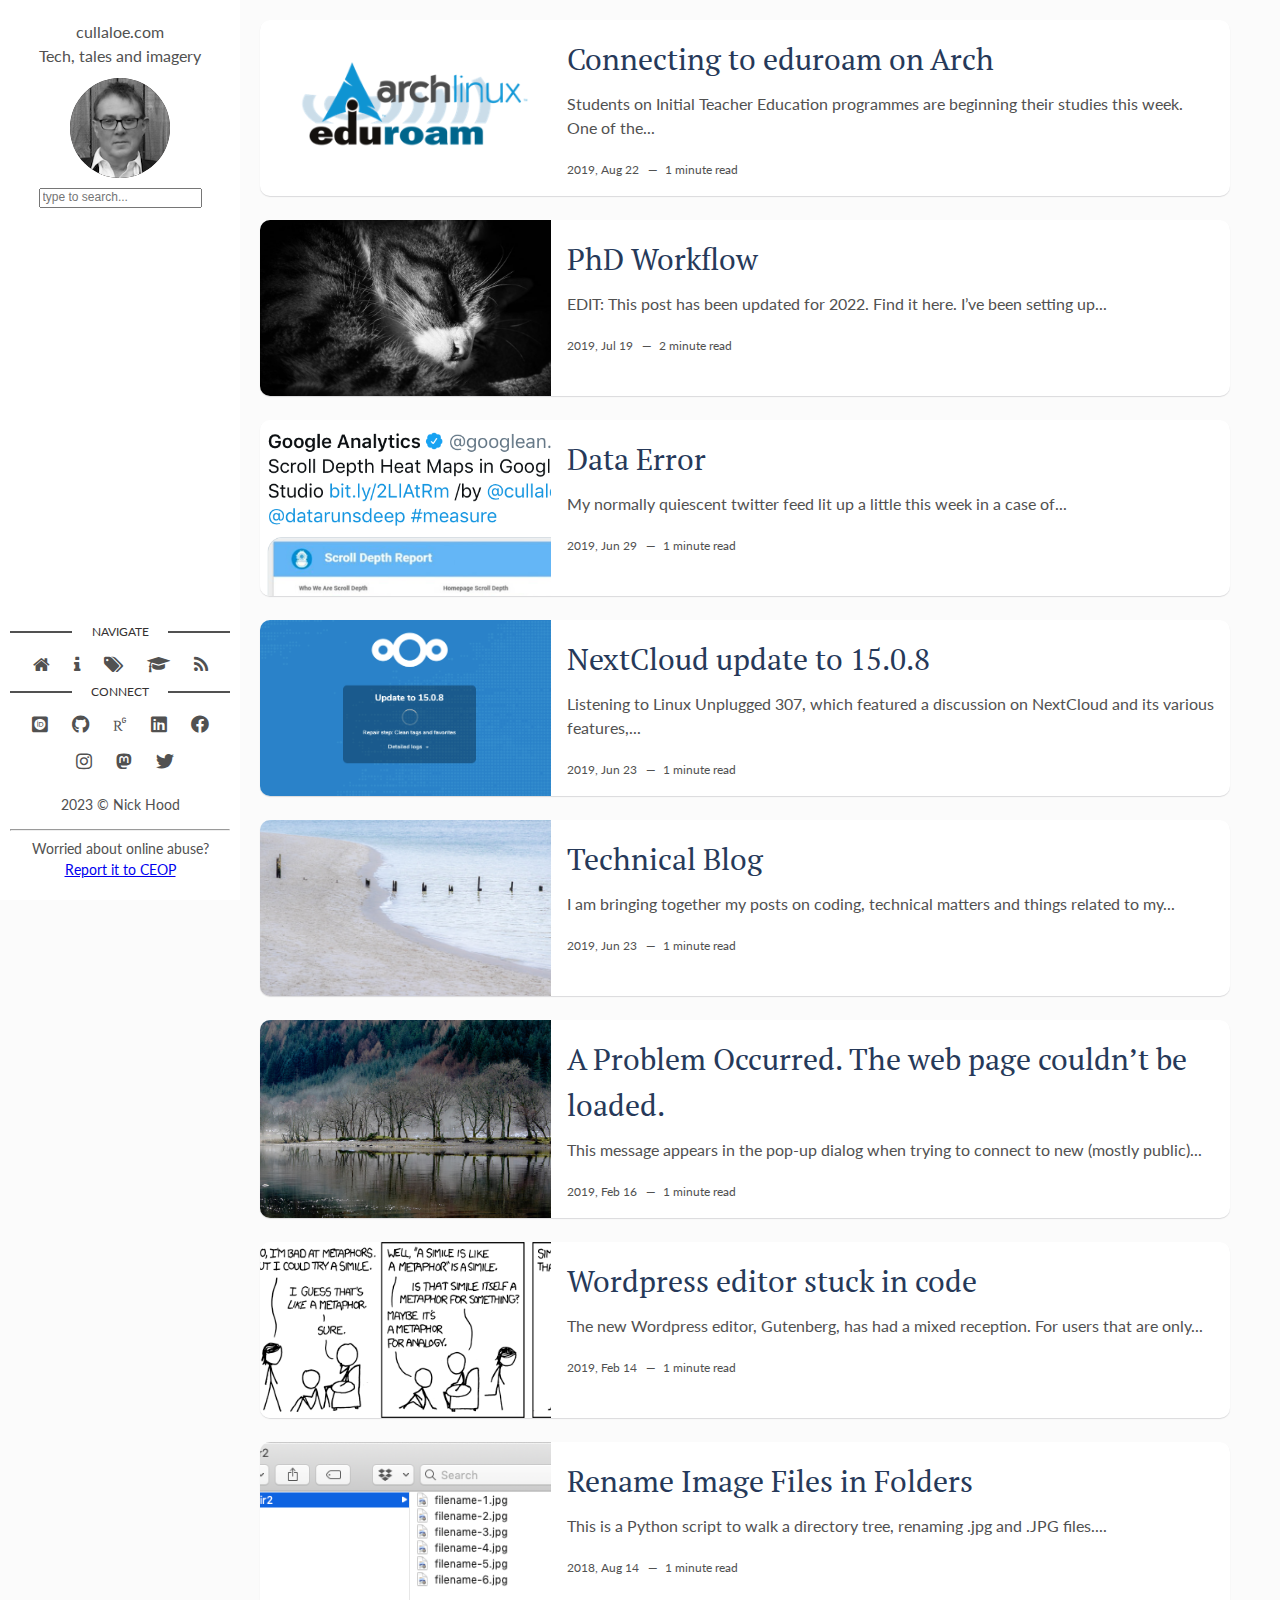
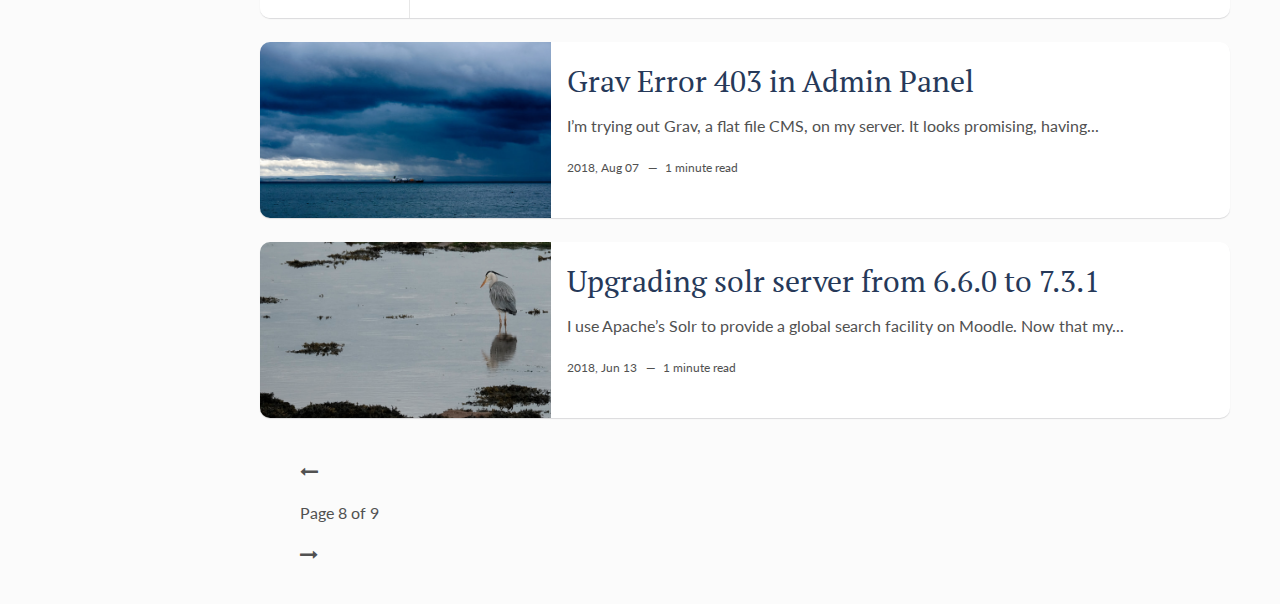
<file: docs/page/8/index.html>
<!DOCTYPE html>
<html lang="en">
    <head>
	<meta charset="utf-8">
	<title>Tech, tales and imagery</title>

  <!-- Edit site and author settings in `_config.yml` to make the social details your own -->

    <meta content="Tech, tales and imagery" property="og:site_name">
  
    <meta content="Tech, tales and imagery" property="og:title">
  
  
    <meta content="website" property="og:type">
  
  
    <meta content="A technical blog" property="og:description">
  
  
    <meta content="https://cullaloe.com/page/8/" property="og:url">
  
  
  
    <meta content="https://cullaloe.com/assets/img/nick-hood.jpg" property="og:image">
  
  
  

    <meta name="twitter:card" content="summary">
    <meta name="twitter:site" content="@Niximagery">
    <meta name="twitter:creator" content="@NixImagery">
  
    <meta name="twitter:title" content="Tech, tales and imagery">
  
  
    <meta name="twitter:url" content="https://cullaloe.com/page/8/">
  
  
    <meta name="twitter:description" content="A technical blog">
  
  
    <meta name="twitter:image:src" content="https://cullaloe.com/assets/img/nick-hood.jpg">
  

	<meta name="description" content="">
	<meta http-equiv="X-UA-Compatible" content="IE=edge">
	<meta name="viewport" content="width=device-width, initial-scale=1, maximum-scale=1">
	<meta property="og:image" content="">
	<link rel="shortcut icon" href="/assets/img/favicon/favicon.ico" type="image/x-icon">
	<link rel="apple-touch-icon" href="/assets/img/favicon/apple-touch-icon.png">
	<link rel="apple-touch-icon" sizes="72x72" href="/assets/img/favicon/apple-touch-icon-72x72.png">
	<link rel="apple-touch-icon" sizes="144x144" href="/assets/img/favicon/apple-touch-icon-144x144.png">
	<!-- Chrome, Firefox OS and Opera -->
	<meta name="theme-color" content="#263959">
	<!-- Windows Phone -->
	<meta name="msapplication-navbutton-color" content="#263959">
	<!-- iOS Safari -->
	<meta name="apple-mobile-web-app-status-bar-style" content="#263959">
	<!-- Google Fonts -->
	<link href="https://fonts.googleapis.com/css?family=PT+Serif:400,700" rel="stylesheet">
	<link href="https://fonts.googleapis.com/css?family=Lato:300,400,700" rel="stylesheet">
	<!-- Font Awesome -->
	<link rel="stylesheet" href="/assets/fonts/font-awesome/css/font-awesome.min.css">
	<link rel="stylesheet" href="/assets/fonts/font-awesome/css/fontawesome.min.css">
	<link rel="stylesheet" href="/assets/fonts/font-awesome/css/brands.min.css">
  <!-- Academicons -->
  <link rel="stylesheet" href="/assets/fonts/academicons/css/academicons.min.css">
	<!-- Styles -->
	<link rel="stylesheet" href="/assets/css/main.css">
  <link rel="stylesheet" href="/assets/css/search.css">

  <link rel="me" href="https://mastodon.scot/@niximagery">



<!-- Buy me a coffee -->
<script data-name="BMC-Widget" src="https://cdnjs.buymeacoffee.com/1.0.0/widget.prod.min.js" data-id="cullaloe" data-description="Helpful? Buy me a coffee!" data-message="" data-color="#5F7FFF" data-position="right" data-x_margin="18" data-y_margin="18"></script>
<!-- /Buy me a coffee -->

</head>

    <!-- Google tag (gtag.js) -->
<script async src="https://www.googletagmanager.com/gtag/js?id=G-XS6S9CFCQL"></script>
<script>
  window.dataLayer = window.dataLayer || [];
  function gtag(){dataLayer.push(arguments);}
  gtag('js', new Date());

  gtag('config', 'G-XS6S9CFCQL');
</script>
    <body>

  <div class="wrapper">
    <aside class="sidebar">
  <header>
    <div class="about">
      <p>cullaloe.com<br/>Tech, tales and imagery</p>
      <div class="cover-author-image">
        <a href="/"><img src="/assets/img/nick-hood.jpg" alt="Nick Hood"></a>
      </div>
      <!-- <div class="author-name">by <a href="/about" target="_self" class="plain">Nick Hood</a></div> -->
      <div class="search" id="js-search">
        <input type="text" placeholder="type to search..." class="search__input" id="js-search__input">
      </div>
    </div>
    <ul class="search__results" id="js-search__results"></ul>
</header> <!-- End Header -->

  <footer>
    <section class="contact">
      <h3 class="contact-title">Navigate</h3>
      <ul>
        <li><a href="/" target="_self" title="Home"><i class="fa fa-home" aria-hidden="true"></i></a></li>
        <li><a href="/about" target="_self" title="About"><i class="fa fa-info" aria-hidden="true"></i></a></li>
        <li><a href="/tags" target="_self" title="Tags and Topics"><i class="fa fa-tags" aria-hidden="true"></i></a></li>
        <li><a href="//static.cullaloe.net/Research" target="_blank" title="My research diary (login required)"><i class="fa fa-mortar-board" aria-hidden="true"></i></a></li>
        <li><a href="/feed.xml" target="_blank" title="RSS XML feed"><i class="fa fa-rss" aria-hidden="true"></i></a></li>
      </ul>
    </section> <!-- End Section links -->
    <section class="contact">
      <h3 class="contact-title">Connect</h3>
      <ul>
        
        <li><a href="https://orcid.org/0000-0001-7891-9736" target="_blank"><i class="ai ai-orcid-square" aria-hidden="true"></i></a></li>
        
        
        <li class="github"><a href="http://github.com/NixImagery" target="_blank"><i class="fab fa-github"></i></a></li>
        
        
        <li><a href="https://www.researchgate.net/profile/Nick-Hood" target="_blank"><i class="ai ai-researchgate" aria-hidden="true"></i></a></li>
        
        
        <li class="linkedin"><a href="https://in.linkedin.com/in/Niximagery" target="_blank"><i class="fab fa-linkedin"></i></a></li>
        
        
        <li><a href="https://facebook.com/NixImagery" target="_blank"><i class="fab fa-facebook" aria-hidden="true"></i></a></li>
        
        
        <li><a href="https://instagram.com/NixImagery" target="_blank"><i class="fab fa-instagram" aria-hidden="true"></i></a></li>
        
        
          <li><a href="https://mastodon.scot/@NixImagery" target="_blank"><i class="fab fa-mastodon" aria-hidden="true"></i></a></li>
        
        
          <li><a href="https://twitter.com/NixImagery" target="_blank"><i class="fab fa-twitter" aria-hidden="true"></i></a></li>
        
        
      </ul>
    </section> <!-- End Section Contact -->
    <div class="copyright">
      <p>2023 &copy; Nick Hood</p>
      <hr>Worried about online abuse? <a href="https://www.ceop.police.uk/safety-centre/">Report it to CEOP</a>
    </div>
  </footer> <!-- End Footer -->
</aside> <!-- End Sidebar -->

<div class="content-box clearfix">
  
<article class="post">
  
    <a class="post-thumbnail" style="background-image: url(/assets/img/Arch-eduroam.png)" href="/connecting-to-eduroam-arch"></a>
  
  <div class="post-content">
    <h2 class="post-title"><a href="/connecting-to-eduroam-arch">Connecting to eduroam on Arch</a></h2>
    <p>Students on Initial Teacher Education programmes are beginning their studies this week. One of the...</p>
    <span class="post-date">2019, Aug 22&nbsp;&nbsp;&nbsp;—&nbsp;</span>
    <span class="post-words">1 minute read</span>
  </div>
</article>

<article class="post">
  
    <a class="post-thumbnail" style="background-image: url(/assets/img/alfie.jpg)" href="/phd-workflow"></a>
  
  <div class="post-content">
    <h2 class="post-title"><a href="/phd-workflow">PhD Workflow</a></h2>
    <p>EDIT: This post has been updated for 2022. Find it here. I’ve been setting up...</p>
    <span class="post-date">2019, Jul 19&nbsp;&nbsp;&nbsp;—&nbsp;</span>
    <span class="post-words">2 minute read</span>
  </div>
</article>

<article class="post">
  
    <a class="post-thumbnail" style="background-image: url(/assets/img/IMG_8123-crop.png)" href="/data-error"></a>
  
  <div class="post-content">
    <h2 class="post-title"><a href="/data-error">Data Error</a></h2>
    <p>My normally quiescent twitter feed lit up a little this week in a case of...</p>
    <span class="post-date">2019, Jun 29&nbsp;&nbsp;&nbsp;—&nbsp;</span>
    <span class="post-words">1 minute read</span>
  </div>
</article>

<article class="post">
  
    <a class="post-thumbnail" style="background-image: url(/assets/img/NextCloud-screenshot.png)" href="/nextcloud-update"></a>
  
  <div class="post-content">
    <h2 class="post-title"><a href="/nextcloud-update">NextCloud update to 15.0.8</a></h2>
    <p>Listening to Linux Unplugged 307, which featured a discussion on NextCloud and its various features,...</p>
    <span class="post-date">2019, Jun 23&nbsp;&nbsp;&nbsp;—&nbsp;</span>
    <span class="post-words">1 minute read</span>
  </div>
</article>

<article class="post">
  
    <a class="post-thumbnail" style="background-image: url(/assets/img/shore.jpg)" href="/technical-blog"></a>
  
  <div class="post-content">
    <h2 class="post-title"><a href="/technical-blog">Technical Blog</a></h2>
    <p>I am bringing together my posts on coding, technical matters and things related to my...</p>
    <span class="post-date">2019, Jun 23&nbsp;&nbsp;&nbsp;—&nbsp;</span>
    <span class="post-words">1 minute read</span>
  </div>
</article>

<article class="post">
  
    <a class="post-thumbnail" style="background-image: url(/assets/img/lubnaig.jpg)" href="/a-problem-occurred-the-web-page-couldnt-be-loaded"></a>
  
  <div class="post-content">
    <h2 class="post-title"><a href="/a-problem-occurred-the-web-page-couldnt-be-loaded">A Problem Occurred. The web page couldn’t be loaded.</a></h2>
    <p>This message appears in the pop-up dialog when trying to connect to new (mostly public)...</p>
    <span class="post-date">2019, Feb 16&nbsp;&nbsp;&nbsp;—&nbsp;</span>
    <span class="post-words">1 minute read</span>
  </div>
</article>

<article class="post">
  
    <a class="post-thumbnail" style="background-image: url(/assets/img/analogies.png)" href="/wordpress-editor-stuck-in-code"></a>
  
  <div class="post-content">
    <h2 class="post-title"><a href="/wordpress-editor-stuck-in-code">Wordpress editor stuck in code</a></h2>
    <p>The new Wordpress editor, Gutenberg, has had a mixed reception. For users that are only...</p>
    <span class="post-date">2019, Feb 14&nbsp;&nbsp;&nbsp;—&nbsp;</span>
    <span class="post-words">1 minute read</span>
  </div>
</article>

<article class="post">
  
    <a class="post-thumbnail" style="background-image: url(/assets/img/Screenshot-2019-06-21.png)" href="/rename-image-files-in-folders"></a>
  
  <div class="post-content">
    <h2 class="post-title"><a href="/rename-image-files-in-folders">Rename Image Files in Folders</a></h2>
    <p>This is a Python script to walk a directory tree, renaming .jpg and .JPG files....</p>
    <span class="post-date">2018, Aug 14&nbsp;&nbsp;&nbsp;—&nbsp;</span>
    <span class="post-words">1 minute read</span>
  </div>
</article>

<article class="post">
  
    <a class="post-thumbnail" style="background-image: url(/assets/img/sky.jpg)" href="/grav-error-403-in-admin-panel"></a>
  
  <div class="post-content">
    <h2 class="post-title"><a href="/grav-error-403-in-admin-panel">Grav Error 403 in Admin Panel</a></h2>
    <p>I’m trying out Grav, a flat file CMS, on my server. It looks promising, having...</p>
    <span class="post-date">2018, Aug 07&nbsp;&nbsp;&nbsp;—&nbsp;</span>
    <span class="post-words">1 minute read</span>
  </div>
</article>

<article class="post">
  
    <a class="post-thumbnail" style="background-image: url(/assets/img/heron.jpg)" href="/blog/2018/06/13/upgrading-solr-server-from-6-6-0-to-7-3-1/"></a>
  
  <div class="post-content">
    <h2 class="post-title"><a href="/blog/2018/06/13/upgrading-solr-server-from-6-6-0-to-7-3-1/">Upgrading solr server from 6.6.0 to 7.3.1</a></h2>
    <p>I use Apache’s Solr to provide a global search facility on Moodle. Now that my...</p>
    <span class="post-date">2018, Jun 13&nbsp;&nbsp;&nbsp;—&nbsp;</span>
    <span class="post-words">1 minute read</span>
  </div>
</article>


<div class="container">
  <nav class="pagination" role="pagination">
    <ul>
      
        
        <p><a class="newer-posts" href="/page/7/"><i class="fa fa-long-arrow-left" aria-hidden="true"></i></a></p>
        
      

      <p><span class="page-number">Page 8 of 9</span></p>

      
      <p><a class="older-posts" href="/page/9/"><i class="fa fa-long-arrow-right" aria-hidden="true"></i></a></p>
      
    </ul>
  </nav>
</div>


</div>

  </div>
	<!-- Scripts -->
  <!-- Search Js -->
<script src="/assets/js/search.js"></script>
  
</body>
</html>
</file>
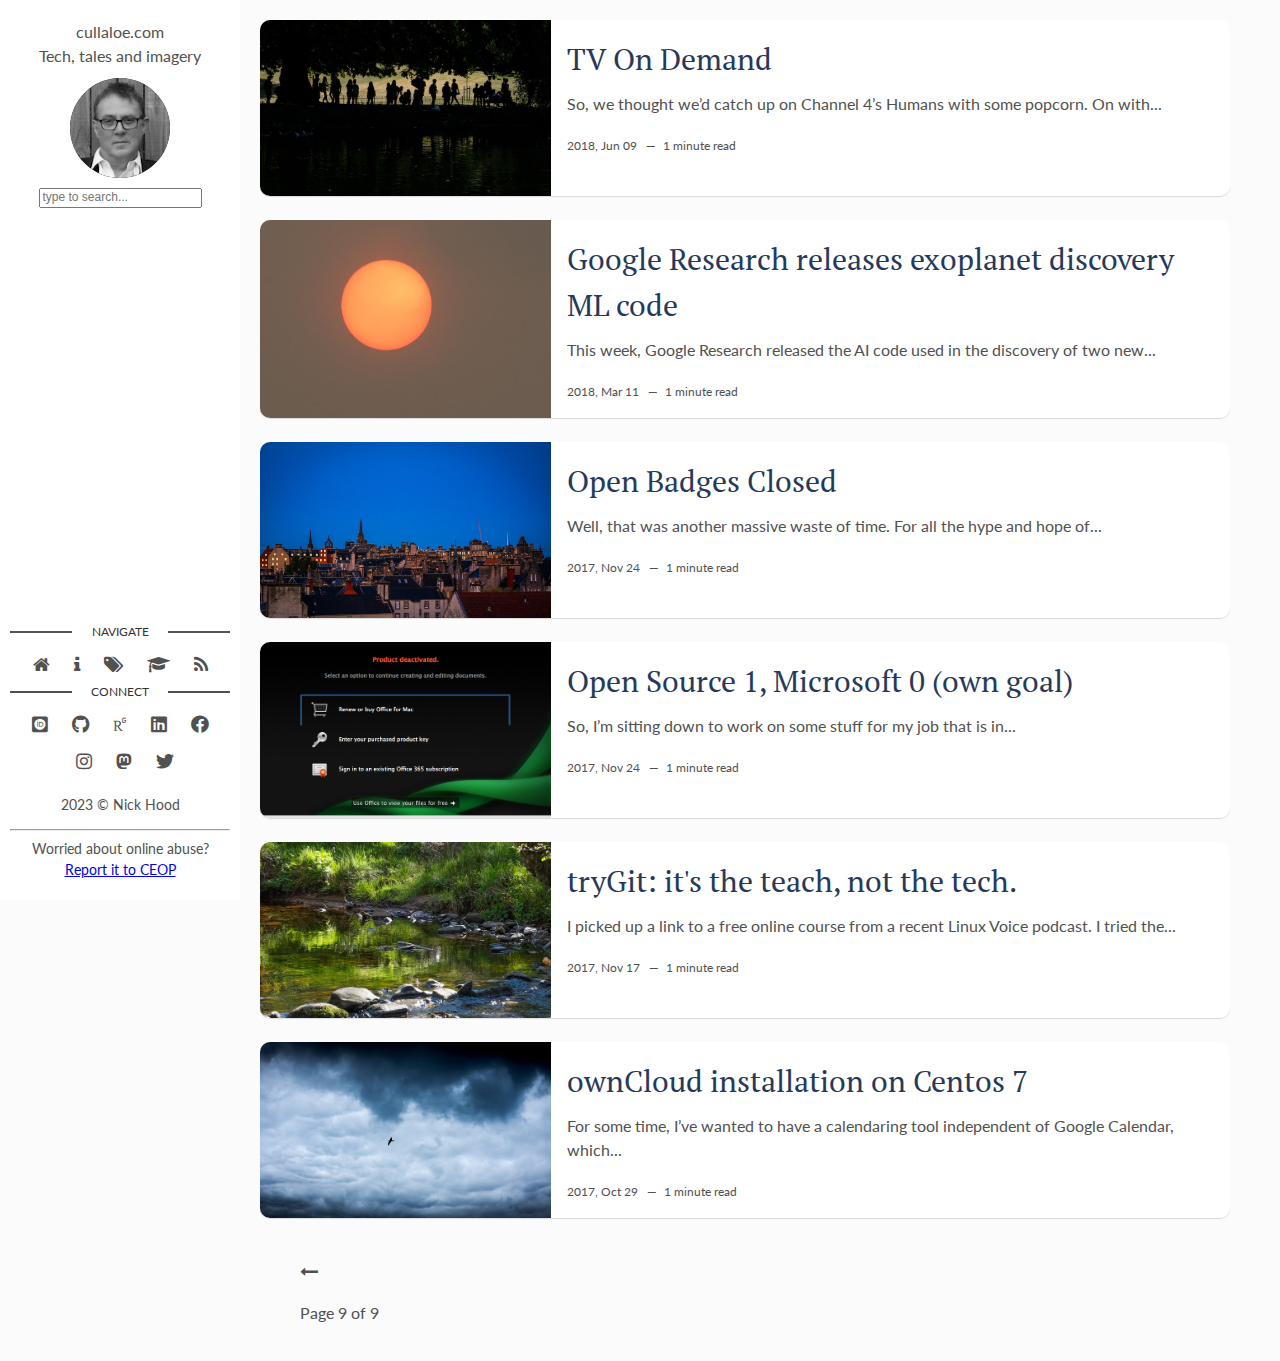
<file: docs/page/9/index.html>
<!DOCTYPE html>
<html lang="en">
    <head>
	<meta charset="utf-8">
	<title>Tech, tales and imagery</title>

  <!-- Edit site and author settings in `_config.yml` to make the social details your own -->

    <meta content="Tech, tales and imagery" property="og:site_name">
  
    <meta content="Tech, tales and imagery" property="og:title">
  
  
    <meta content="website" property="og:type">
  
  
    <meta content="A technical blog" property="og:description">
  
  
    <meta content="https://cullaloe.com/page/9/" property="og:url">
  
  
  
    <meta content="https://cullaloe.com/assets/img/nick-hood.jpg" property="og:image">
  
  
  

    <meta name="twitter:card" content="summary">
    <meta name="twitter:site" content="@Niximagery">
    <meta name="twitter:creator" content="@NixImagery">
  
    <meta name="twitter:title" content="Tech, tales and imagery">
  
  
    <meta name="twitter:url" content="https://cullaloe.com/page/9/">
  
  
    <meta name="twitter:description" content="A technical blog">
  
  
    <meta name="twitter:image:src" content="https://cullaloe.com/assets/img/nick-hood.jpg">
  

	<meta name="description" content="">
	<meta http-equiv="X-UA-Compatible" content="IE=edge">
	<meta name="viewport" content="width=device-width, initial-scale=1, maximum-scale=1">
	<meta property="og:image" content="">
	<link rel="shortcut icon" href="/assets/img/favicon/favicon.ico" type="image/x-icon">
	<link rel="apple-touch-icon" href="/assets/img/favicon/apple-touch-icon.png">
	<link rel="apple-touch-icon" sizes="72x72" href="/assets/img/favicon/apple-touch-icon-72x72.png">
	<link rel="apple-touch-icon" sizes="144x144" href="/assets/img/favicon/apple-touch-icon-144x144.png">
	<!-- Chrome, Firefox OS and Opera -->
	<meta name="theme-color" content="#263959">
	<!-- Windows Phone -->
	<meta name="msapplication-navbutton-color" content="#263959">
	<!-- iOS Safari -->
	<meta name="apple-mobile-web-app-status-bar-style" content="#263959">
	<!-- Google Fonts -->
	<link href="https://fonts.googleapis.com/css?family=PT+Serif:400,700" rel="stylesheet">
	<link href="https://fonts.googleapis.com/css?family=Lato:300,400,700" rel="stylesheet">
	<!-- Font Awesome -->
	<link rel="stylesheet" href="/assets/fonts/font-awesome/css/font-awesome.min.css">
	<link rel="stylesheet" href="/assets/fonts/font-awesome/css/fontawesome.min.css">
	<link rel="stylesheet" href="/assets/fonts/font-awesome/css/brands.min.css">
  <!-- Academicons -->
  <link rel="stylesheet" href="/assets/fonts/academicons/css/academicons.min.css">
	<!-- Styles -->
	<link rel="stylesheet" href="/assets/css/main.css">
  <link rel="stylesheet" href="/assets/css/search.css">

  <link rel="me" href="https://mastodon.scot/@niximagery">



<!-- Buy me a coffee -->
<script data-name="BMC-Widget" src="https://cdnjs.buymeacoffee.com/1.0.0/widget.prod.min.js" data-id="cullaloe" data-description="Helpful? Buy me a coffee!" data-message="" data-color="#5F7FFF" data-position="right" data-x_margin="18" data-y_margin="18"></script>
<!-- /Buy me a coffee -->

</head>

<body>

  <div class="wrapper">
    <aside class="sidebar">
  <header>
    <div class="about">
      <p>cullaloe.com<br/>Tech, tales and imagery</p>
      <div class="cover-author-image">
        <a href="/"><img src="/assets/img/nick-hood.jpg" alt="Nick Hood"></a>
      </div>
      <!-- <div class="author-name">by <a href="/about" target="_self" class="plain">Nick Hood</a></div> -->
      <div class="search" id="js-search">
        <input type="text" placeholder="type to search..." class="search__input" id="js-search__input">
      </div>
    </div>
    <ul class="search__results" id="js-search__results"></ul>
</header> <!-- End Header -->

  <footer>
    <section class="contact">
      <h3 class="contact-title">Navigate</h3>
      <ul>
        <li><a href="/" target="_self" title="Home"><i class="fa fa-home" aria-hidden="true"></i></a></li>
        <li><a href="/about" target="_self" title="About"><i class="fa fa-info" aria-hidden="true"></i></a></li>
        <li><a href="/tags" target="_self" title="Tags and Topics"><i class="fa fa-tags" aria-hidden="true"></i></a></li>
        <li><a href="//static.cullaloe.net/Research" target="_blank" title="My research diary (login required)"><i class="fa fa-mortar-board" aria-hidden="true"></i></a></li>
        <li><a href="/feed.xml" target="_blank" title="RSS XML feed"><i class="fa fa-rss" aria-hidden="true"></i></a></li>
      </ul>
    </section> <!-- End Section links -->
    <section class="contact">
      <h3 class="contact-title">Connect</h3>
      <ul>
        
        <li><a href="https://orcid.org/0000-0001-7891-9736" target="_blank"><i class="ai ai-orcid-square" aria-hidden="true"></i></a></li>
        
        
        <li class="github"><a href="http://github.com/NixImagery" target="_blank"><i class="fab fa-github"></i></a></li>
        
        
        <li><a href="https://www.researchgate.net/profile/Nick-Hood" target="_blank"><i class="ai ai-researchgate" aria-hidden="true"></i></a></li>
        
        
        <li class="linkedin"><a href="https://in.linkedin.com/in/Niximagery" target="_blank"><i class="fab fa-linkedin"></i></a></li>
        
        
        <li><a href="https://facebook.com/NixImagery" target="_blank"><i class="fab fa-facebook" aria-hidden="true"></i></a></li>
        
        
        <li><a href="https://instagram.com/NixImagery" target="_blank"><i class="fab fa-instagram" aria-hidden="true"></i></a></li>
        
        
          <li><a href="https://mastodon.scot/@NixImagery" target="_blank"><i class="fab fa-mastodon" aria-hidden="true"></i></a></li>
        
        
          <li><a href="https://twitter.com/NixImagery" target="_blank"><i class="fab fa-twitter" aria-hidden="true"></i></a></li>
        
        
      </ul>
    </section> <!-- End Section Contact -->
    <div class="copyright">
      <p>2023 &copy; Nick Hood</p>
      <hr>Worried about online abuse? <a href="https://www.ceop.police.uk/safety-centre/">Report it to CEOP</a>
    </div>
  </footer> <!-- End Footer -->
</aside> <!-- End Sidebar -->

<div class="content-box clearfix">
  
<article class="post">
  
    <a class="post-thumbnail" style="background-image: url(/assets/img/humans.jpg)" href="/tv-on-demand"></a>
  
  <div class="post-content">
    <h2 class="post-title"><a href="/tv-on-demand">TV On Demand</a></h2>
    <p>So, we thought we’d catch up on Channel 4’s Humans with some popcorn. On with...</p>
    <span class="post-date">2018, Jun 09&nbsp;&nbsp;&nbsp;—&nbsp;</span>
    <span class="post-words">1 minute read</span>
  </div>
</article>

<article class="post">
  
    <a class="post-thumbnail" style="background-image: url(/assets/img/exoplanets.jpeg)" href="/google-research-releases-exoplanet-discovery-ml-code"></a>
  
  <div class="post-content">
    <h2 class="post-title"><a href="/google-research-releases-exoplanet-discovery-ml-code">Google Research releases exoplanet discovery ML code</a></h2>
    <p>This week, Google Research released the AI code used in the discovery of two new...</p>
    <span class="post-date">2018, Mar 11&nbsp;&nbsp;&nbsp;—&nbsp;</span>
    <span class="post-words">1 minute read</span>
  </div>
</article>

<article class="post">
  
    <a class="post-thumbnail" style="background-image: url(/assets/img/openbadges.jpg)" href="/open-badges-closed"></a>
  
  <div class="post-content">
    <h2 class="post-title"><a href="/open-badges-closed">Open Badges Closed</a></h2>
    <p>Well, that was another massive waste of time. For all the hype and hope of...</p>
    <span class="post-date">2017, Nov 24&nbsp;&nbsp;&nbsp;—&nbsp;</span>
    <span class="post-words">1 minute read</span>
  </div>
</article>

<article class="post">
  
    <a class="post-thumbnail" style="background-image: url(/assets/img/Screen-Shot-2017-11-24-at-15.52.34.png)" href="/open-source-1-microsoft-0-own-goal"></a>
  
  <div class="post-content">
    <h2 class="post-title"><a href="/open-source-1-microsoft-0-own-goal">Open Source 1, Microsoft 0 (own goal)</a></h2>
    <p>So, I’m sitting down to work on some stuff for my job that is in...</p>
    <span class="post-date">2017, Nov 24&nbsp;&nbsp;&nbsp;—&nbsp;</span>
    <span class="post-words">1 minute read</span>
  </div>
</article>

<article class="post">
  
    <a class="post-thumbnail" style="background-image: url(/assets/img/git.jpg)" href="/trygit-its-the-teach-not-the-tech"></a>
  
  <div class="post-content">
    <h2 class="post-title"><a href="/trygit-its-the-teach-not-the-tech">tryGit: it's the teach, not the tech.</a></h2>
    <p>I picked up a link to a free online course from a recent Linux Voice podcast. I tried the...</p>
    <span class="post-date">2017, Nov 17&nbsp;&nbsp;&nbsp;—&nbsp;</span>
    <span class="post-words">1 minute read</span>
  </div>
</article>

<article class="post">
  
    <a class="post-thumbnail" style="background-image: url(/assets/img/cloud.jpg)" href="/owncloud-installation-on-centos-7"></a>
  
  <div class="post-content">
    <h2 class="post-title"><a href="/owncloud-installation-on-centos-7">ownCloud installation on Centos 7</a></h2>
    <p>For some time, I’ve wanted to have a calendaring tool independent of Google Calendar, which...</p>
    <span class="post-date">2017, Oct 29&nbsp;&nbsp;&nbsp;—&nbsp;</span>
    <span class="post-words">1 minute read</span>
  </div>
</article>


<div class="container">
  <nav class="pagination" role="pagination">
    <ul>
      
        
        <p><a class="newer-posts" href="/page/8/"><i class="fa fa-long-arrow-left" aria-hidden="true"></i></a></p>
        
      

      <p><span class="page-number">Page 9 of 9</span></p>

      
    </ul>
  </nav>
</div>


</div>

  </div>
  <!-- Google tag (gtag.js) -->
<script async src="https://www.googletagmanager.com/gtag/js?id=G-HRRCR9KGPW"></script>
<script>
  window.dataLayer = window.dataLayer || [];
  function gtag(){dataLayer.push(arguments);}
  gtag('js', new Date());

  gtag('config', 'G-HRRCR9KGPW');
</script>
	<!-- Scripts -->
  <!-- Search Js -->
<script src="/assets/js/search.js"></script>
  
</body>
</html>
</file>
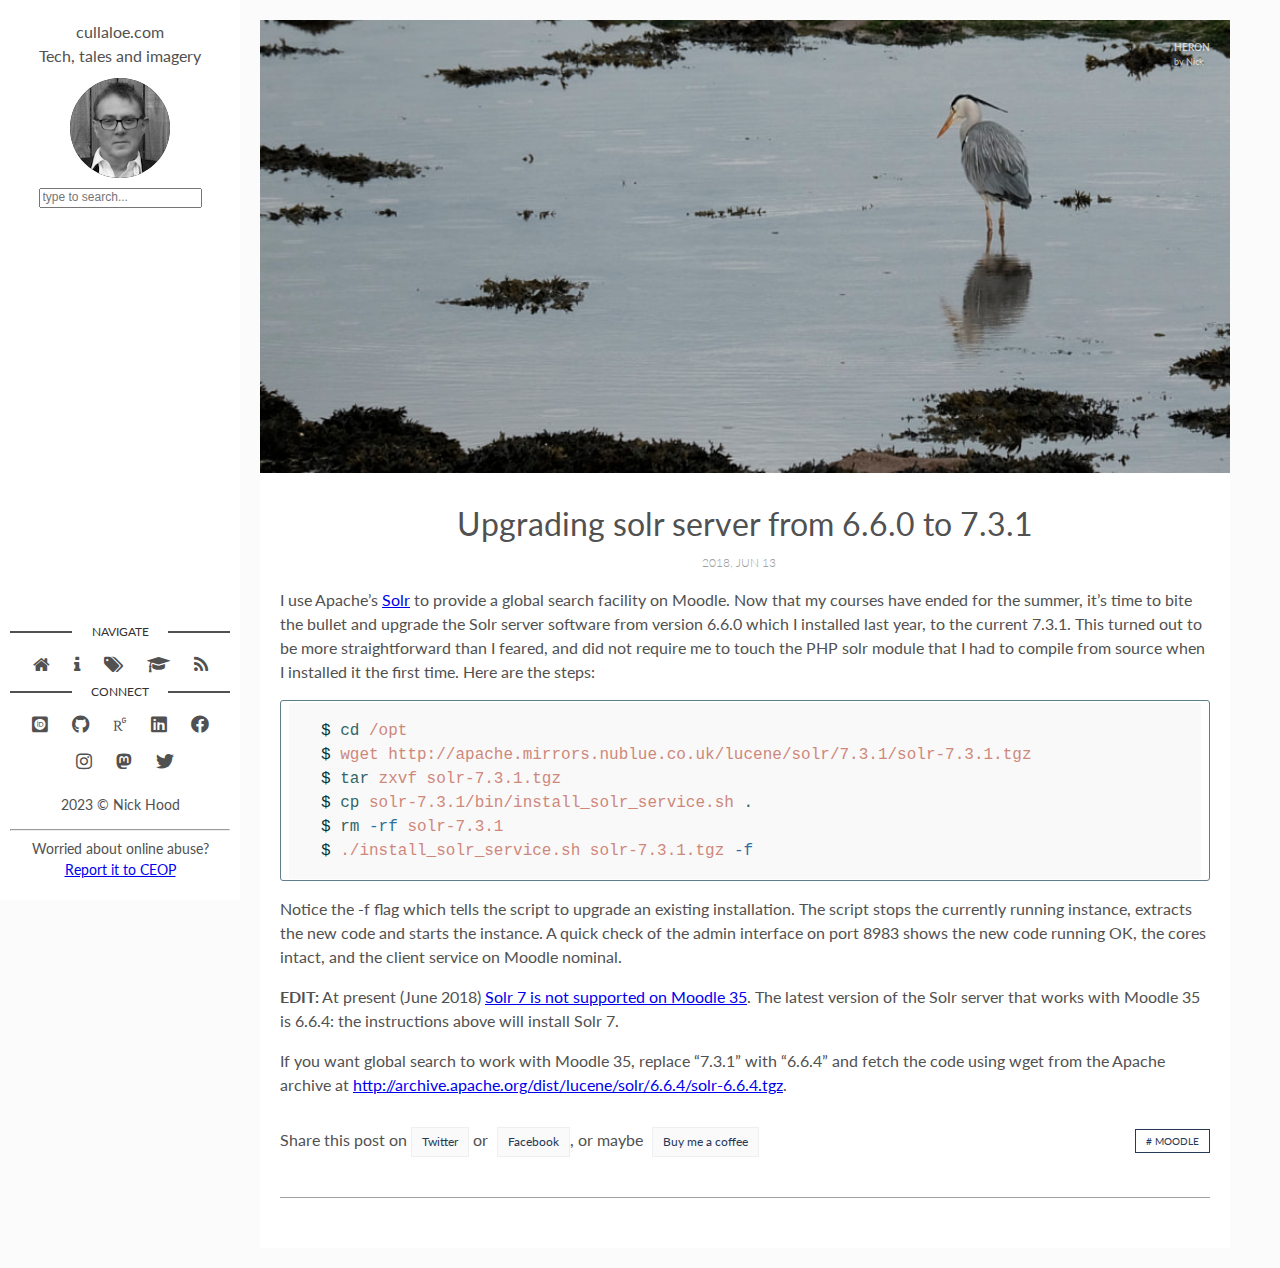
<file: docs/blog/2018/06/13/upgrading-solr-server-from-6-6-0-to-7-3-1/index.html>
<!DOCTYPE html>
<html lang="en">
    <head>
	<meta charset="utf-8">
	<title>Upgrading solr server from 6.6.0 to 7.3.1 - Tech, tales and imagery</title>

  <!-- Edit site and author settings in `_config.yml` to make the social details your own -->

    <meta content="Tech, tales and imagery" property="og:site_name">
  
    <meta content="Upgrading solr server from 6.6.0 to 7.3.1" property="og:title">
  
  
    <meta content="article" property="og:type">
  
  
    <meta content="A technical blog" property="og:description">
  
  
    <meta content="https://cullaloe.com/blog/2018/06/13/upgrading-solr-server-from-6-6-0-to-7-3-1/" property="og:url">
  
  
    <meta content="2018-06-13T17:36:30+01:00" property="article:published_time">
    <meta content="https://cullaloe.com/about/" property="article:author">
  
  
    <meta content="https://cullaloe.com/assets/img/heron.jpg" property="og:image">
  
  
    
  
  
    
    <meta content="Moodle" property="article:tag">
    
  

    <meta name="twitter:card" content="summary">
    <meta name="twitter:site" content="@Niximagery">
    <meta name="twitter:creator" content="@NixImagery">
  
    <meta name="twitter:title" content="Upgrading solr server from 6.6.0 to 7.3.1">
  
  
    <meta name="twitter:url" content="https://cullaloe.com/blog/2018/06/13/upgrading-solr-server-from-6-6-0-to-7-3-1/">
  
  
    <meta name="twitter:description" content="A technical blog">
  
  
    <meta name="twitter:image:src" content="https://cullaloe.com/assets/img/heron.jpg">
  

	<meta name="description" content="">
	<meta http-equiv="X-UA-Compatible" content="IE=edge">
	<meta name="viewport" content="width=device-width, initial-scale=1, maximum-scale=1">
	<meta property="og:image" content="">
	<link rel="shortcut icon" href="/assets/img/favicon/favicon.ico" type="image/x-icon">
	<link rel="apple-touch-icon" href="/assets/img/favicon/apple-touch-icon.png">
	<link rel="apple-touch-icon" sizes="72x72" href="/assets/img/favicon/apple-touch-icon-72x72.png">
	<link rel="apple-touch-icon" sizes="144x144" href="/assets/img/favicon/apple-touch-icon-144x144.png">
	<!-- Chrome, Firefox OS and Opera -->
	<meta name="theme-color" content="#263959">
	<!-- Windows Phone -->
	<meta name="msapplication-navbutton-color" content="#263959">
	<!-- iOS Safari -->
	<meta name="apple-mobile-web-app-status-bar-style" content="#263959">
	<!-- Google Fonts -->
	<link href="https://fonts.googleapis.com/css?family=PT+Serif:400,700" rel="stylesheet">
	<link href="https://fonts.googleapis.com/css?family=Lato:300,400,700" rel="stylesheet">
	<!-- Font Awesome -->
	<link rel="stylesheet" href="/assets/fonts/font-awesome/css/font-awesome.min.css">
	<link rel="stylesheet" href="/assets/fonts/font-awesome/css/fontawesome.min.css">
	<link rel="stylesheet" href="/assets/fonts/font-awesome/css/brands.min.css">
  <!-- Academicons -->
  <link rel="stylesheet" href="/assets/fonts/academicons/css/academicons.min.css">
	<!-- Styles -->
	<link rel="stylesheet" href="/assets/css/main.css">
  <link rel="stylesheet" href="/assets/css/search.css">

  <link rel="me" href="https://mastodon.scot/@niximagery">



<!-- Buy me a coffee -->
<script data-name="BMC-Widget" src="https://cdnjs.buymeacoffee.com/1.0.0/widget.prod.min.js" data-id="cullaloe" data-description="Helpful? Buy me a coffee!" data-message="" data-color="#5F7FFF" data-position="right" data-x_margin="18" data-y_margin="18"></script>
<!-- /Buy me a coffee -->

</head>

<body>

  <div class="wrapper">
    <aside class="sidebar">
  <header>
    <div class="about">
      <p>cullaloe.com<br/>Tech, tales and imagery</p>
      <div class="cover-author-image">
        <a href="/"><img src="/assets/img/nick-hood.jpg" alt="Nick Hood"></a>
      </div>
      <!-- <div class="author-name">by <a href="/about" target="_self" class="plain">Nick Hood</a></div> -->
      <div class="search" id="js-search">
        <input type="text" placeholder="type to search..." class="search__input" id="js-search__input">
      </div>
    </div>
    <ul class="search__results" id="js-search__results"></ul>
</header> <!-- End Header -->

  <footer>
    <section class="contact">
      <h3 class="contact-title">Navigate</h3>
      <ul>
        <li><a href="/" target="_self" title="Home"><i class="fa fa-home" aria-hidden="true"></i></a></li>
        <li><a href="/about" target="_self" title="About"><i class="fa fa-info" aria-hidden="true"></i></a></li>
        <li><a href="/tags" target="_self" title="Tags and Topics"><i class="fa fa-tags" aria-hidden="true"></i></a></li>
        <li><a href="//static.cullaloe.net/Research" target="_blank" title="My research diary (login required)"><i class="fa fa-mortar-board" aria-hidden="true"></i></a></li>
        <li><a href="/feed.xml" target="_blank" title="RSS XML feed"><i class="fa fa-rss" aria-hidden="true"></i></a></li>
      </ul>
    </section> <!-- End Section links -->
    <section class="contact">
      <h3 class="contact-title">Connect</h3>
      <ul>
        
        <li><a href="https://orcid.org/0000-0001-7891-9736" target="_blank"><i class="ai ai-orcid-square" aria-hidden="true"></i></a></li>
        
        
        <li class="github"><a href="http://github.com/NixImagery" target="_blank"><i class="fab fa-github"></i></a></li>
        
        
        <li><a href="https://www.researchgate.net/profile/Nick-Hood" target="_blank"><i class="ai ai-researchgate" aria-hidden="true"></i></a></li>
        
        
        <li class="linkedin"><a href="https://in.linkedin.com/in/Niximagery" target="_blank"><i class="fab fa-linkedin"></i></a></li>
        
        
        <li><a href="https://facebook.com/NixImagery" target="_blank"><i class="fab fa-facebook" aria-hidden="true"></i></a></li>
        
        
        <li><a href="https://instagram.com/NixImagery" target="_blank"><i class="fab fa-instagram" aria-hidden="true"></i></a></li>
        
        
          <li><a href="https://mastodon.scot/@NixImagery" target="_blank"><i class="fab fa-mastodon" aria-hidden="true"></i></a></li>
        
        
          <li><a href="https://twitter.com/NixImagery" target="_blank"><i class="fab fa-twitter" aria-hidden="true"></i></a></li>
        
        
      </ul>
    </section> <!-- End Section Contact -->
    <div class="copyright">
      <p>2023 &copy; Nick Hood</p>
      <hr>Worried about online abuse? <a href="https://www.ceop.police.uk/safety-centre/">Report it to CEOP</a>
    </div>
  </footer> <!-- End Footer -->
</aside> <!-- End Sidebar -->

<div class="content-box clearfix">
  <article class="article-page">
  <div class="page-content">
    
    <div class="page-cover-image">
      <figure>
        <img class="page-image" src=/assets/img/heron.jpg alt="Upgrading solr server from 6.6.0 to 7.3.1">
        
          <figcaption>Heron
            
              <br/><div class="attrib">by Nick</div>
            
          </figcaption>
        
      </figure>
    </div> <!-- End Page Cover Image -->
    
    <div class="wrap-content">
      <header class="header-page">
        <h1 class="page-title">Upgrading solr server from 6.6.0 to 7.3.1</h1>
        <div class="page-date"><span>2018, Jun 13&nbsp;&nbsp;&nbsp;&nbsp;</span></div>
      </header>
      <p>I use Apache’s <a href="http://lucene.apache.org/solr/">Solr</a> to provide a global search facility on Moodle. Now that my courses have ended for the summer, it’s time to bite the bullet and upgrade the Solr server software from version 6.6.0 which I installed last year, to the current 7.3.1. This turned out to be more straightforward than I feared, and did not require me to touch the PHP solr module that I had to compile from source when I installed it the first time. Here are the steps:</p>

<div class="language-bash highlighter-rouge"><div class="highlight"><pre class="highlight"><code><span class="nv">$ </span><span class="nb">cd</span> /opt
<span class="nv">$ </span>wget http://apache.mirrors.nublue.co.uk/lucene/solr/7.3.1/solr-7.3.1.tgz
<span class="nv">$ </span><span class="nb">tar </span>zxvf solr-7.3.1.tgz
<span class="nv">$ </span><span class="nb">cp </span>solr-7.3.1/bin/install_solr_service.sh <span class="nb">.</span>
<span class="nv">$ </span><span class="nb">rm</span> <span class="nt">-rf</span> solr-7.3.1
<span class="nv">$ </span>./install_solr_service.sh solr-7.3.1.tgz <span class="nt">-f</span>
</code></pre></div></div>

<p>Notice the -f flag which tells the script to upgrade an existing installation. The script stops the currently running instance, extracts the new code and starts the instance. A quick check of the admin interface on port 8983 shows the new code running OK, the cores intact, and the client service on Moodle nominal.</p>

<p><strong>EDIT:</strong> At present (June 2018) <a href="https://docs.moodle.org/35/en/Global_search#The_Solr_server">Solr 7 is not supported on Moodle 35</a>. The latest version of the Solr server that works with Moodle 35 is 6.6.4: the instructions above will install Solr 7.</p>

<p>If you want global search to work with Moodle 35, replace “7.3.1” with “6.6.4” and fetch the code using wget from the Apache archive at <a href="http://archive.apache.org/dist/lucene/solr/6.6.4/solr-6.6.4.tgz">http://archive.apache.org/dist/lucene/solr/6.6.4/solr-6.6.4.tgz</a>.</p>

      <div class="page-footer">
        <div class="page-share">Share this post on 
          <a href="https://twitter.com/intent/tweet?text=Upgrading solr server from 6.6.0 to 7.3.1&url=https://cullaloe.com/blog/2018/06/13/upgrading-solr-server-from-6-6-0-to-7-3-1/" title="Share on Twitter" rel="nofollow" target="_blank">Twitter</a> or 
          <a href="https://facebook.com/sharer.php?u=https://cullaloe.com/blog/2018/06/13/upgrading-solr-server-from-6-6-0-to-7-3-1/" title="Share on Facebook" rel="nofollow" target="_blank">Facebook</a>, or maybe 
          <a target="_blank" href="https://www.buymeacoffee.com/cullaloe">Buy me a coffee</a>
        </div>
        <div class="page-tag">
          
            <a href="/tags#Moodle" class="tag">&#35; Moodle</a>
          
        </div>
      </div>
      <section class="comment-area">
  <div class="comment-wrapper">
    
    <div id="disqus_thread" class="article-comments"></div>
    <script>
      (function() {
          var d = document, s = d.createElement('script');
          s.src = '//cullaloe-gh.disqus.com/embed.js';
          s.setAttribute('data-timestamp', +new Date());
          (d.head || d.body).appendChild(s);
      })();
    </script>
    <noscript>Please enable JavaScript to view the <a href="https://disqus.com/?ref_noscript">comments powered by Disqus.</a></noscript>
    
  </div>
</section> <!-- End Comment Area -->

    </div> <!-- End Wrap Content -->
  </div> <!-- End Page Content -->
</article> <!-- End Article Page -->

</div>

  </div>
  <!-- Google tag (gtag.js) -->
<script async src="https://www.googletagmanager.com/gtag/js?id=G-HRRCR9KGPW"></script>
<script>
  window.dataLayer = window.dataLayer || [];
  function gtag(){dataLayer.push(arguments);}
  gtag('js', new Date());

  gtag('config', 'G-HRRCR9KGPW');
</script>
	<!-- Scripts -->
  <!-- Search Js -->
<script src="/assets/js/search.js"></script>
  
</body>
</html>
</file>
<file: assets/css/search.css>
/*  Super Search
    Author: Kushagra Gour (http://kushagragour.in)
    MIT Licensed
*/

input#js-search__input {
	font-size: 12px;
	font-family: "Roboto Condensed", Arial, sans-serif;
  }
  .is-active .search__input {
	transform: translateY(0);
  }

  .search__input {
	display: block;
	margin-right: auto;
	margin-left: auto;
  }

  .search__results {
	font-size: 11px;
	list-style: none;
	padding: 0;
	overflow-x: hidden;
	height: calc(100% - 110px);
	transition: 0.2s ease;
  }
  .search__results.is-hidden {
	opacity: 0;
	transform: translateY(-1vh);
	display: none;
  }
  .search__results > li {
	border-top: 1px solid #f0f0f0;
  }
  .search__results > li > a {
	display: block;
	padding: 10px;
  }
  .search__result-date {
	color: #BBB;
	position: absolute;
	right: 12px;
  }
  .search.is-active {
	opacity: 1;
	visibility: visible;
  }
</file>
<file: karamel.co.uk/site_libs/quarto-html/tippy.css>
.tippy-box[data-animation=fade][data-state=hidden]{opacity:0}[data-tippy-root]{max-width:calc(100vw - 10px)}.tippy-box{position:relative;background-color:#333;color:#fff;border-radius:4px;font-size:14px;line-height:1.4;white-space:normal;outline:0;transition-property:transform,visibility,opacity}.tippy-box[data-placement^=top]>.tippy-arrow{bottom:0}.tippy-box[data-placement^=top]>.tippy-arrow:before{bottom:-7px;left:0;border-width:8px 8px 0;border-top-color:initial;transform-origin:center top}.tippy-box[data-placement^=bottom]>.tippy-arrow{top:0}.tippy-box[data-placement^=bottom]>.tippy-arrow:before{top:-7px;left:0;border-width:0 8px 8px;border-bottom-color:initial;transform-origin:center bottom}.tippy-box[data-placement^=left]>.tippy-arrow{right:0}.tippy-box[data-placement^=left]>.tippy-arrow:before{border-width:8px 0 8px 8px;border-left-color:initial;right:-7px;transform-origin:center left}.tippy-box[data-placement^=right]>.tippy-arrow{left:0}.tippy-box[data-placement^=right]>.tippy-arrow:before{left:-7px;border-width:8px 8px 8px 0;border-right-color:initial;transform-origin:center right}.tippy-box[data-inertia][data-state=visible]{transition-timing-function:cubic-bezier(.54,1.5,.38,1.11)}.tippy-arrow{width:16px;height:16px;color:#333}.tippy-arrow:before{content:"";position:absolute;border-color:transparent;border-style:solid}.tippy-content{position:relative;padding:5px 9px;z-index:1}
</file>
<file: karamel.co.uk/site_libs/quarto-html/quarto-syntax-highlighting.css>
/* quarto syntax highlight colors */
:root {
  --quarto-hl-ot-color: #003B4F;
  --quarto-hl-at-color: #657422;
  --quarto-hl-ss-color: #20794D;
  --quarto-hl-an-color: #5E5E5E;
  --quarto-hl-fu-color: #4758AB;
  --quarto-hl-st-color: #20794D;
  --quarto-hl-cf-color: #003B4F;
  --quarto-hl-op-color: #5E5E5E;
  --quarto-hl-er-color: #AD0000;
  --quarto-hl-bn-color: #AD0000;
  --quarto-hl-al-color: #AD0000;
  --quarto-hl-va-color: #111111;
  --quarto-hl-bu-color: inherit;
  --quarto-hl-ex-color: inherit;
  --quarto-hl-pp-color: #AD0000;
  --quarto-hl-in-color: #5E5E5E;
  --quarto-hl-vs-color: #20794D;
  --quarto-hl-wa-color: #5E5E5E;
  --quarto-hl-do-color: #5E5E5E;
  --quarto-hl-im-color: #00769E;
  --quarto-hl-ch-color: #20794D;
  --quarto-hl-dt-color: #AD0000;
  --quarto-hl-fl-color: #AD0000;
  --quarto-hl-co-color: #5E5E5E;
  --quarto-hl-cv-color: #5E5E5E;
  --quarto-hl-cn-color: #8f5902;
  --quarto-hl-sc-color: #5E5E5E;
  --quarto-hl-dv-color: #AD0000;
  --quarto-hl-kw-color: #003B4F;
}

/* other quarto variables */
:root {
  --quarto-font-monospace: SFMono-Regular, Menlo, Monaco, Consolas, "Liberation Mono", "Courier New", monospace;
}

pre > code.sourceCode > span {
  color: #003B4F;
}

code span {
  color: #003B4F;
}

code.sourceCode > span {
  color: #003B4F;
}

div.sourceCode,
div.sourceCode pre.sourceCode {
  color: #003B4F;
}

code span.ot {
  color: #003B4F;
  font-style: inherit;
}

code span.at {
  color: #657422;
  font-style: inherit;
}

code span.ss {
  color: #20794D;
  font-style: inherit;
}

code span.an {
  color: #5E5E5E;
  font-style: inherit;
}

code span.fu {
  color: #4758AB;
  font-style: inherit;
}

code span.st {
  color: #20794D;
  font-style: inherit;
}

code span.cf {
  color: #003B4F;
  font-weight: bold;
  font-style: inherit;
}

code span.op {
  color: #5E5E5E;
  font-style: inherit;
}

code span.er {
  color: #AD0000;
  font-style: inherit;
}

code span.bn {
  color: #AD0000;
  font-style: inherit;
}

code span.al {
  color: #AD0000;
  font-style: inherit;
}

code span.va {
  color: #111111;
  font-style: inherit;
}

code span.bu {
  font-style: inherit;
}

code span.ex {
  font-style: inherit;
}

code span.pp {
  color: #AD0000;
  font-style: inherit;
}

code span.in {
  color: #5E5E5E;
  font-style: inherit;
}

code span.vs {
  color: #20794D;
  font-style: inherit;
}

code span.wa {
  color: #5E5E5E;
  font-style: italic;
}

code span.do {
  color: #5E5E5E;
  font-style: italic;
}

code span.im {
  color: #00769E;
  font-style: inherit;
}

code span.ch {
  color: #20794D;
  font-style: inherit;
}

code span.dt {
  color: #AD0000;
  font-style: inherit;
}

code span.fl {
  color: #AD0000;
  font-style: inherit;
}

code span.co {
  color: #5E5E5E;
  font-style: inherit;
}

code span.cv {
  color: #5E5E5E;
  font-style: italic;
}

code span.cn {
  color: #8f5902;
  font-style: inherit;
}

code span.sc {
  color: #5E5E5E;
  font-style: inherit;
}

code span.dv {
  color: #AD0000;
  font-style: inherit;
}

code span.kw {
  color: #003B4F;
  font-weight: bold;
  font-style: inherit;
}

.prevent-inlining {
  content: "</";
}

/*# sourceMappingURL=debc5d5d77c3f9108843748ff7464032.css.map */
</file>
<file: assets/fonts/font-awesome/css/brands.min.css>
/*!
 * Font Awesome Free 5.15.4 by @fontawesome - https://fontawesome.com
 * License - https://fontawesome.com/license/free (Icons: CC BY 4.0, Fonts: SIL OFL 1.1, Code: MIT License)
 */
@font-face{font-family:"Font Awesome 5 Brands";font-style:normal;font-weight:400;font-display:block;src:url(../webfonts/fa-brands-400.eot);src:url(../webfonts/fa-brands-400.eot?#iefix) format("embedded-opentype"),url(../webfonts/fa-brands-400.woff2) format("woff2"),url(../webfonts/fa-brands-400.woff) format("woff"),url(../webfonts/fa-brands-400.ttf) format("truetype"),url(../webfonts/fa-brands-400.svg#fontawesome) format("svg")}.fab{font-family:"Font Awesome 5 Brands";font-weight:400}
</file>
<file: assets/fonts/academicons/css/academicons.min.css>
@font-face{font-family:'Academicons';font-style:normal;font-weight:400;font-display:block;src:url(../fonts/academicons.eot);src:url(../fonts/academicons.eot) format('embedded-opentype'),url(../fonts/academicons.ttf) format('truetype'),url(../fonts/academicons.woff) format('woff'),url(../fonts/academicons.svg) format('svg')}.ai{font-family:'Academicons';font-weight:400;-moz-osx-font-smoothing:grayscale;-webkit-font-smoothing:antialiased;display:inline-block;font-style:normal;font-variant:normal;text-rendering:auto;line-height:1}.ai-academia:before{content:"\e9af"}.ai-academia-square:before{content:"\e93d"}.ai-acclaim:before{content:"\e92e"}.ai-acclaim-square:before{content:"\e93a"}.ai-acm:before{content:"\e93c"}.ai-acm-square:before{content:"\e95d"}.ai-acmdl:before{content:"\e96a"}.ai-acmdl-square:before{content:"\e9d3"}.ai-ads:before{content:"\e9cb"}.ai-ads-square:before{content:"\e94a"}.ai-africarxiv:before{content:"\e91b"}.ai-africarxiv-square:before{content:"\e90b"}.ai-arxiv:before{content:"\e974"}.ai-arxiv-square:before{content:"\e9a6"}.ai-biorxiv:before{content:"\e9a2"}.ai-biorxiv-square:before{content:"\e98b"}.ai-ceur:before{content:"\e96d"}.ai-ceur-square:before{content:"\e92f"}.ai-ciencia-vitae:before{content:"\e912"}.ai-ciencia-vitae-square:before{content:"\e913"}.ai-closed-access:before{content:"\e942"}.ai-closed-access-square:before{content:"\e943"}.ai-conversation:before{content:"\e94c"}.ai-conversation-square:before{content:"\e915"}.ai-coursera:before{content:"\e95f"}.ai-coursera-square:before{content:"\e97f"}.ai-crossref:before{content:"\e918"}.ai-crossref-square:before{content:"\e919"}.ai-cv:before{content:"\e9a5"}.ai-cv-square:before{content:"\e90a"}.ai-datacite:before{content:"\e91c"}.ai-datacite-square:before{content:"\e91d"}.ai-dataverse:before{content:"\e9f7"}.ai-dataverse-square:before{content:"\e9e4"}.ai-dblp:before{content:"\e94f"}.ai-dblp-square:before{content:"\e93f"}.ai-depsy:before{content:"\e97a"}.ai-depsy-square:before{content:"\e94b"}.ai-doi:before{content:"\e97e"}.ai-doi-square:before{content:"\e98f"}.ai-dryad:before{content:"\e97c"}.ai-dryad-square:before{content:"\e98c"}.ai-elsevier:before{content:"\e961"}.ai-elsevier-square:before{content:"\e910"}.ai-figshare:before{content:"\e981"}.ai-figshare-square:before{content:"\e9e7"}.ai-google-scholar:before{content:"\e9d4"}.ai-google-scholar-square:before{content:"\e9f9"}.ai-hal:before{content:"\e92c"}.ai-hal-square:before{content:"\e92d"}.ai-hypothesis:before{content:"\e95a"}.ai-hypothesis-square:before{content:"\e95b"}.ai-ideas-repec:before{content:"\e9ed"}.ai-ideas-repec-square:before{content:"\e9f8"}.ai-ieee:before{content:"\e929"}.ai-ieee-square:before{content:"\e9b9"}.ai-impactstory:before{content:"\e9cf"}.ai-impactstory-square:before{content:"\e9aa"}.ai-inaturalist:before{content:"\e900"}.ai-inaturalist-square:before{content:"\e901"}.ai-inpn:before{content:"\e902"}.ai-inpn-square:before{content:"\e903"}.ai-inspire:before{content:"\e9e9"}.ai-inspire-square:before{content:"\e9fe"}.ai-isidore:before{content:"\e936"}.ai-isidore-square:before{content:"\e954"}.ai-jstor:before{content:"\e938"}.ai-jstor-square:before{content:"\e944"}.ai-lattes:before{content:"\e9b3"}.ai-lattes-square:before{content:"\e99c"}.ai-mathoverflow:before{content:"\e9f6"}.ai-mathoverflow-square:before{content:"\e97b"}.ai-mendeley:before{content:"\e9f0"}.ai-mendeley-square:before{content:"\e9f3"}.ai-moodle:before{content:"\e907"}.ai-moodle-square:before{content:"\e908"}.ai-nakala:before{content:"\e940"}.ai-nakala-square:before{content:"\e941"}.ai-obp:before{content:"\e92a"}.ai-obp-square:before{content:"\e92b"}.ai-open-access:before{content:"\e939"}.ai-open-access-square:before{content:"\e9f4"}.ai-open-data:before{content:"\e966"}.ai-open-data-square:before{content:"\e967"}.ai-open-materials:before{content:"\e968"}.ai-open-materials-square:before{content:"\e969"}.ai-openedition:before{content:"\e946"}.ai-openedition-square:before{content:"\e947"}.ai-orcid:before{content:"\e9d9"}.ai-orcid-square:before{content:"\e9c3"}.ai-osf:before{content:"\e9ef"}.ai-osf-square:before{content:"\e931"}.ai-overleaf:before{content:"\e914"}.ai-overleaf-square:before{content:"\e98d"}.ai-philpapers:before{content:"\e98a"}.ai-philpapers-square:before{content:"\e96f"}.ai-piazza:before{content:"\e99a"}.ai-piazza-square:before{content:"\e90c"}.ai-preregistered:before{content:"\e906"}.ai-preregistered-square:before{content:"\e96b"}.ai-protocols:before{content:"\e952"}.ai-protocols-square:before{content:"\e953"}.ai-psyarxiv:before{content:"\e90e"}.ai-psyarxiv-square:before{content:"\e90f"}.ai-publons:before{content:"\e937"}.ai-publons-square:before{content:"\e94e"}.ai-pubmed:before{content:"\e99f"}.ai-pubmed-square:before{content:"\e97d"}.ai-pubpeer:before{content:"\e922"}.ai-pubpeer-square:before{content:"\e923"}.ai-researcherid:before{content:"\e91a"}.ai-researcherid-square:before{content:"\e95c"}.ai-researchgate:before{content:"\e95e"}.ai-researchgate-square:before{content:"\e99e"}.ai-ror:before{content:"\e948"}.ai-ror-square:before{content:"\e949"}.ai-sci-hub:before{content:"\e959"}.ai-sci-hub-square:before{content:"\e905"}.ai-scirate:before{content:"\e98e"}.ai-scirate-square:before{content:"\e99d"}.ai-scopus:before{content:"\e91e"}.ai-scopus-square:before{content:"\e91f"}.ai-semantic-scholar:before{content:"\e96e"}.ai-semantic-scholar-square:before{content:"\e96c"}.ai-springer:before{content:"\e928"}.ai-springer-square:before{content:"\e99b"}.ai-ssrn:before{content:"\e916"}.ai-ssrn-square:before{content:"\e917"}.ai-stackoverflow:before{content:"\e920"}.ai-stackoverflow-square:before{content:"\e921"}.ai-zenodo:before{content:"\e911"}.ai-zotero:before{content:"\e962"}.ai-zotero-square:before{content:"\e932"}.ai-lg{font-size:1.33333em;line-height:.75em;vertical-align:-.0667em}.ai-xs{font-size:.75em}.ai-sm{font-size:.875em}.ai-1x{font-size:1em}.ai-2x{font-size:2em}.ai-3x{font-size:3em}.ai-4x{font-size:4em}.ai-5x{font-size:5em}.ai-6x{font-size:6em}.ai-7x{font-size:7em}.ai-8x{left font-size:8em}.ai-9x{font-size:9em}.ai-10x{font-size:10em}.ai-fw{text-align:center;width:1.25em}.ai-ul{list-style-type:none;margin-left:2.5em;padding-left:0}.ai-ul>li{position:relative}.ai-li{left:-2em;position:absolute;text-align:center;width:2em;line-height:inherit}.ai-border{border:solid .08em #eee;border-radius:.1em;padding:.2em .25em .15em}.ai-pull-left{float:left}.ai-pull-right{float:right}.ai.ai-pull-left{margin-right:.3em}.ai.ai-pull-right{margin-right:.3em}.ai-stack{display:inline-block;height:2em;line-height:2em;position:relative;vertical-align:middle;width:2.5em}.ai-stack-1x,.ai-stack-2x{left:0;position:absolute;text-align:center;width:100%}.ai-stack-1x{line-height:inherit}.ai-stack-2x{font-size:2em}.ai-inverse{color:#fff}
</file>
<file: assets/css/main.css>
/*! normalize.css v7.0.0 | MIT License | github.com/necolas/normalize.css */
/* Document
   ========================================================================== */
/**
 * 1. Correct the line height in all browsers.
 * 2. Prevent adjustments of font size after orientation changes in
 *    IE on Windows Phone and in iOS.
 */
html {
  line-height: 1.15;
  /* 1 */
  -ms-text-size-adjust: 100%;
  /* 2 */
  -webkit-text-size-adjust: 100%;
  /* 2 */
}

/* Sections
   ========================================================================== */
/**
 * Remove the margin in all browsers (opinionated).
 */
body {
  margin: 0;
}

/**
 * Add the correct display in IE 9-.
 */
article,
aside,
footer,
header,
nav,
section {
  display: block;
}

/**
 * Correct the font size and margin on `h1` elements within `section` and
 * `article` contexts in Chrome, Firefox, and Safari.
 */
h1 {
  font-size: 2em;
  margin: 0.67em 0;
}

/* Grouping content
   ========================================================================== */
/**
 * Add the correct display in IE 9-.
 * 1. Add the correct display in IE.
 */
figcaption,
figure,
main {
  /* 1 */
  display: block;
}

/**
 * Add the correct margin in IE 8.
 */
figure {
  margin: 1em 40px;
}

/**
 * 1. Add the correct box sizing in Firefox.
 * 2. Show the overflow in Edge and IE.
 */
hr {
  -webkit-box-sizing: content-box;
          box-sizing: content-box;
  /* 1 */
  height: 0;
  /* 1 */
  overflow: visible;
  /* 2 */
}

/**
 * 1. Correct the inheritance and scaling of font size in all browsers.
 * 2. Correct the odd `em` font sizing in all browsers.
 */
pre {
  font-family: monospace, monospace;
  /* 1 */
  font-size: 1em;
  /* 2 */
}

/* Text-level semantics
   ========================================================================== */
/**
 * 1. Remove the gray background on active links in IE 10.
 * 2. Remove gaps in links underline in iOS 8+ and Safari 8+.
 */
a {
  background-color: transparent;
  /* 1 */
  -webkit-text-decoration-skip: objects;
  /* 2 */
}

/**
 * 1. Remove the bottom border in Chrome 57- and Firefox 39-.
 * 2. Add the correct text decoration in Chrome, Edge, IE, Opera, and Safari.
 */
abbr[title] {
  border-bottom: none;
  /* 1 */
  text-decoration: underline;
  /* 2 */
  -webkit-text-decoration: underline dotted;
          text-decoration: underline dotted;
  /* 2 */
}

/**
 * Prevent the duplicate application of `bolder` by the next rule in Safari 6.
 */
b,
strong {
  font-weight: inherit;
}

/**
 * Add the correct font weight in Chrome, Edge, and Safari.
 */
b,
strong {
  font-weight: bolder;
}

/**
 * 1. Correct the inheritance and scaling of font size in all browsers.
 * 2. Correct the odd `em` font sizing in all browsers.
 */
code,
kbd,
samp {
  font-family: monospace, monospace;
  /* 1 */
  font-size: 1em;
  /* 2 */
}

/**
 * Add the correct font style in Android 4.3-.
 */
dfn {
  font-style: italic;
}

/**
 * Add the correct background and color in IE 9-.
 */
mark {
  background-color: #ff0;
  color: #000;
}

/**
 * Add the correct font size in all browsers.
 */
small {
  font-size: 80%;
}

/**
 * Prevent `sub` and `sup` elements from affecting the line height in
 * all browsers.
 */
sub,
sup {
  font-size: 75%;
  line-height: 0;
  position: relative;
  vertical-align: baseline;
}

sub {
  bottom: -0.25em;
}

sup {
  top: -0.5em;
}

/* Embedded content
   ========================================================================== */
/**
 * Add the correct display in IE 9-.
 */
audio,
video {
  display: inline-block;
}

/**
 * Add the correct display in iOS 4-7.
 */
audio:not([controls]) {
  display: none;
  height: 0;
}

/**
 * Remove the border on images inside links in IE 10-.
 */
img {
  border-style: none;
}

/**
 * Hide the overflow in IE.
 */
svg:not(:root) {
  overflow: hidden;
}

/* Forms
   ========================================================================== */
/**
 * 1. Change the font styles in all browsers (opinionated).
 * 2. Remove the margin in Firefox and Safari.
 */
button,
input,
optgroup,
select,
textarea {
  font-family: sans-serif;
  /* 1 */
  font-size: 100%;
  /* 1 */
  line-height: 1.15;
  /* 1 */
  margin: 0;
  /* 2 */
}

/**
 * Show the overflow in IE.
 * 1. Show the overflow in Edge.
 */
button,
input {
  /* 1 */
  overflow: visible;
}

/**
 * Remove the inheritance of text transform in Edge, Firefox, and IE.
 * 1. Remove the inheritance of text transform in Firefox.
 */
button,
select {
  /* 1 */
  text-transform: none;
}

/**
 * 1. Prevent a WebKit bug where (2) destroys native `audio` and `video`
 *    controls in Android 4.
 * 2. Correct the inability to style clickable types in iOS and Safari.
 */
button,
html [type="button"],
[type="reset"],
[type="submit"] {
  -webkit-appearance: button;
  /* 2 */
}

/**
 * Remove the inner border and padding in Firefox.
 */
button::-moz-focus-inner,
[type="button"]::-moz-focus-inner,
[type="reset"]::-moz-focus-inner,
[type="submit"]::-moz-focus-inner {
  border-style: none;
  padding: 0;
}

/**
 * Restore the focus styles unset by the previous rule.
 */
button:-moz-focusring,
[type="button"]:-moz-focusring,
[type="reset"]:-moz-focusring,
[type="submit"]:-moz-focusring {
  outline: 1px dotted ButtonText;
}

/**
 * Correct the padding in Firefox.
 */
fieldset {
  padding: 0.35em 0.75em 0.625em;
}

/**
 * 1. Correct the text wrapping in Edge and IE.
 * 2. Correct the color inheritance from `fieldset` elements in IE.
 * 3. Remove the padding so developers are not caught out when they zero out
 *    `fieldset` elements in all browsers.
 */
legend {
  -webkit-box-sizing: border-box;
          box-sizing: border-box;
  /* 1 */
  color: inherit;
  /* 2 */
  display: table;
  /* 1 */
  max-width: 100%;
  /* 1 */
  padding: 0;
  /* 3 */
  white-space: normal;
  /* 1 */
}

/**
 * 1. Add the correct display in IE 9-.
 * 2. Add the correct vertical alignment in Chrome, Firefox, and Opera.
 */
progress {
  display: inline-block;
  /* 1 */
  vertical-align: baseline;
  /* 2 */
}

/**
 * Remove the default vertical scrollbar in IE.
 */
textarea {
  overflow: auto;
}

/**
 * 1. Add the correct box sizing in IE 10-.
 * 2. Remove the padding in IE 10-.
 */
[type="checkbox"],
[type="radio"] {
  -webkit-box-sizing: border-box;
          box-sizing: border-box;
  /* 1 */
  padding: 0;
  /* 2 */
}

/**
 * Correct the cursor style of increment and decrement buttons in Chrome.
 */
[type="number"]::-webkit-inner-spin-button,
[type="number"]::-webkit-outer-spin-button {
  height: auto;
}

/**
 * 1. Correct the odd appearance in Chrome and Safari.
 * 2. Correct the outline style in Safari.
 */
[type="search"] {
  -webkit-appearance: textfield;
  /* 1 */
  outline-offset: -2px;
  /* 2 */
}

/**
 * Remove the inner padding and cancel buttons in Chrome and Safari on macOS.
 */
[type="search"]::-webkit-search-cancel-button,
[type="search"]::-webkit-search-decoration {
  -webkit-appearance: none;
}

/**
 * 1. Correct the inability to style clickable types in iOS and Safari.
 * 2. Change font properties to `inherit` in Safari.
 */
::-webkit-file-upload-button {
  -webkit-appearance: button;
  /* 1 */
  font: inherit;
  /* 2 */
}

/* Interactive
   ========================================================================== */
/*
 * Add the correct display in IE 9-.
 * 1. Add the correct display in Edge, IE, and Firefox.
 */
details,
menu {
  display: block;
}

/*
 * Add the correct display in all browsers.
 */
summary {
  display: list-item;
}

/* Scripting
   ========================================================================== */
/**
 * Add the correct display in IE 9-.
 */
canvas {
  display: inline-block;
}

/**
 * Add the correct display in IE.
 */
template {
  display: none;
}

/* Hidden
   ========================================================================== */
/**
 * Add the correct display in IE 10-.
 */
[hidden] {
  display: none;
}

.highlight {
  background-color: #faf9f9;
  -webkit-border-radius: 3px;
          border-radius: 3px;
  margin: 0;
}

.highlighter-rouge {
  color: #ce887b;
  font-weight: 400;
  border: 1px solid #607D8B;
  -webkit-border-radius: 3px;
          border-radius: 3px;
  padding: 0.1rem 0.5rem;
}

.highlight .hll {
  background-color: #ffc;
}

.highlight .c {
  color: #999;
}

/* Comment */
.highlight .err {
  color: #a00;
  background-color: #faa;
}

/* Error */
.highlight .k {
  color: #069;
}

/* Keyword */
.highlight .o {
  color: #555;
}

/* Operator */
.highlight .cm {
  color: #09f;
  font-style: italic;
}

/* Comment.Multiline */
.highlight .cp {
  color: #099;
}

/* Comment.Preproc */
.highlight .c1 {
  color: #999;
}

/* Comment.Single */
.highlight .cs {
  color: #999;
}

/* Comment.Special */
.highlight .gd {
  background-color: #fcc;
  border: 1px solid #c00;
}

/* Generic.Deleted */
.highlight .ge {
  font-style: italic;
}

/* Generic.Emph */
.highlight .gr {
  color: #f00;
}

/* Generic.Error */
.highlight .gh {
  color: #030;
}

/* Generic.Heading */
.highlight .gi {
  background-color: #cfc;
  border: 1px solid #0c0;
}

/* Generic.Inserted */
.highlight .go {
  color: #aaa;
}

/* Generic.Output */
.highlight .gp {
  color: #009;
}

/* Generic.Prompt */
/* Generic.Strong */
.highlight .gu {
  color: #030;
}

/* Generic.Subheading */
.highlight .gt {
  color: #9c6;
}

/* Generic.Traceback */
.highlight .kc {
  color: #069;
}

/* Keyword.Constant */
.highlight .kd {
  color: #069;
}

/* Keyword.Declaration */
.highlight .kn {
  color: #069;
}

/* Keyword.Namespace */
.highlight .kp {
  color: #069;
}

/* Keyword.Pseudo */
.highlight .kr {
  color: #069;
}

/* Keyword.Reserved */
.highlight .kt {
  color: #078;
}

/* Keyword.Type */
.highlight .m {
  color: #f60;
}

/* Literal.Number */
.highlight .s {
  color: #d44950;
}

/* Literal.String */
.highlight .na {
  color: #4f9fcf;
}

/* Name.Attribute */
.highlight .nb {
  color: #366;
}

/* Name.Builtin */
.highlight .nc {
  color: #0a8;
}

/* Name.Class */
.highlight .no {
  color: #360;
}

/* Name.Constant */
.highlight .nd {
  color: #99f;
}

/* Name.Decorator */
.highlight .ni {
  color: #999;
}

/* Name.Entity */
.highlight .ne {
  color: #c00;
}

/* Name.Exception */
.highlight .nf {
  color: #c0f;
}

/* Name.Function */
.highlight .nl {
  color: #99f;
}

/* Name.Label */
.highlight .nn {
  color: #0cf;
}

/* Name.Namespace */
.highlight .nt {
  color: #2f6f9f;
}

/* Name.Tag */
.highlight .nv {
  color: #033;
}

/* Name.Variable */
.highlight .ow {
  color: #000;
}

/* Operator.Word */
.highlight .w {
  color: #bbb;
}

/* Text.Whitespace */
.highlight .mf {
  color: #f60;
}

/* Literal.Number.Float */
.highlight .mh {
  color: #f60;
}

/* Literal.Number.Hex */
.highlight .mi {
  color: #f60;
}

/* Literal.Number.Integer */
.highlight .mo {
  color: #f60;
}

/* Literal.Number.Oct */
.highlight .sb {
  color: #c30;
}

/* Literal.String.Backtick */
.highlight .sc {
  color: #c30;
}

/* Literal.String.Char */
.highlight .sd {
  color: #c30;
  font-style: italic;
}

/* Literal.String.Doc */
.highlight .s2 {
  color: #c30;
}

/* Literal.String.Double */
.highlight .se {
  color: #c30;
}

/* Literal.String.Escape */
.highlight .sh {
  color: #c30;
}

/* Literal.String.Heredoc */
.highlight .si {
  color: #a00;
}

/* Literal.String.Interpol */
.highlight .sx {
  color: #c30;
}

/* Literal.String.Other */
.highlight .sr {
  color: #3aa;
}

/* Literal.String.Regex */
.highlight .s1 {
  color: #c30;
}

/* Literal.String.Single */
.highlight .ss {
  color: #fc3;
}

/* Literal.String.Symbol */
.highlight .bp {
  color: #366;
}

/* Name.Builtin.Pseudo */
.highlight .vc {
  color: #033;
}

/* Name.Variable.Class */
.highlight .vg {
  color: #033;
}

/* Name.Variable.Global */
.highlight .vi {
  color: #033;
}

/* Name.Variable.Instance */
.highlight .il {
  color: #f60;
}

/* Literal.Number.Integer.Long */
.css .o,
.css .o + .nt,
.css .nt + .nt {
  color: #999;
}

*, *::after, *::before {
  -webkit-box-sizing: border-box;
          box-sizing: border-box;
}

html {
  line-height: 1.5;
}

body {
  font-family: 'Lato', sans-serif;
  color: #515151;
  background-color: #fbfbfb;
  margin: 0;
  -webkit-font-smoothing: antialiased;
  -moz-osx-font-smoothing: grayscale;
}

h1 {
  font-weight: 400;
}

img {
  max-width: 100%;
  vertical-align: middle;
  display: inline-block;
}

img + em {
  text-align: center;
  display: block;
  margin-top: 10px;
  font-style: normal;
  font-weight: bold;
  font-size: 14px;
}

img[src*="#thumbnail"] {
  width:150px;
  border: 1px solid black;
  float: right;
}

blockquote {
  border-left: 5px solid #000;
  padding-left: 1.1rem;
  margin-left: 1rem;
  font-style: italic;
  color: #ada8a8;
}

pre {
  padding: 1rem 2rem;
  overflow: auto;
  white-space: pre-wrap;
  word-wrap: break-word;
  word-break: break-all;
}

pre code {
  border: 0;
  padding-right: 0;
  padding-left: 0;
  overflow: auto;
  white-space: pre-wrap;
  word-wrap: break-word;
  word-break: break-all;
}

table {
  border: 1px solid #aaa;
  background-color: #eee;
  width: 100%;
  text-align: left;
  border-collapse: collapse;
}

table td, table.blueTable th {
  border: 1px solid #aaa;
  padding: 3px 2px;
}

table tbody td {
  font-size: 13px;
}

table tr:nth-child(even) {
  background: #adbecc;
}

table thead {
  background: #a9c4d1;
  background: -webkit-gradient(linear, left top, left bottom, from(#bed3dc), color-stop(66%, #b1cad5), to(#A9C4D1));
  background: -webkit-linear-gradient(top, #bed3dc 0%, #b1cad5 66%, #A9C4D1 100%);
  background: -o-linear-gradient(top, #bed3dc 0%, #b1cad5 66%, #A9C4D1 100%);
  background: linear-gradient(to bottom, #bed3dc 0%, #b1cad5 66%, #A9C4D1 100%);
  border-bottom: 1px solid #8c8c8c;
}

table thead th {
  font-size: 14px;
  font-weight: bold;
  color: #fff;
  border-left: 1px solid #d0e4f5;
}

table thead th:first-child {
  border-left: none;
}

table tfoot {
  font-size: 14px;
  font-weight: bold;
  color: #fff;
  background: #d0e4f5;
  background: -webkit-gradient(linear, left top, left bottom, from(#dcebf7), color-stop(66%, #d4e6f6), to(#D0E4F5));
  background: -webkit-linear-gradient(top, #dcebf7 0%, #d4e6f6 66%, #D0E4F5 100%);
  background: -o-linear-gradient(top, #dcebf7 0%, #d4e6f6 66%, #D0E4F5 100%);
  background: linear-gradient(to bottom, #dcebf7 0%, #d4e6f6 66%, #D0E4F5 100%);
  border-top: 2px solid #444;
}

table tfoot td {
  font-size: 14px;
}

.wrapper {
  max-width: 1250px;
  position: relative;
}

.post, .article-page {
  background-color: #fff;
}

::-moz-selection {
  background: rgba(38, 57, 89, 0.8);
  color: #ffffff;
}

::selection {
  background: rgba(38, 57, 89, 0.8);
  color: #ffffff;
}

.clearfix::before, .clearfix::after {
  content: "";
  display: table;
}

.clearfix::after {
  clear: both;
}

/* - - - - - - - - - - Home Page Styles - - - - - - - - - - */
.sidebar {
  display: -webkit-box;
  display: -webkit-flex;
  display: -ms-flexbox;
  display: flex;
  -webkit-box-orient: vertical;
  -webkit-box-direction: normal;
  -webkit-flex-direction: column;
      -ms-flex-direction: column;
          flex-direction: column;
  -webkit-box-pack: justify;
  -webkit-justify-content: space-between;
      -ms-flex-pack: justify;
          justify-content: space-between;
  position: fixed;
  top: 0;
  left: 0;
  bottom: 0;
  width: 240px;
  height: 100%;
  padding: 20px 10px;
  background-color: #ffffff;
}

.about {
  margin: 0 0 40px;
  text-align: center;
}

.about a {
  text-decoration: none;
}

.about .cover-author-image {
  width: 100px;
  height: 100px;
  margin: 0 auto 10px;
  -webkit-border-radius: 100%;
          border-radius: 100%;
  overflow: hidden;
  background-color: #333030;
}

.about img {
  width: 100%;
  height: 100%;
  -webkit-border-radius: 50%;
          border-radius: 50%;
  -webkit-transition: -webkit-transform 0.35s;
  transition: -webkit-transform 0.35s;
  -o-transition: transform 0.35s;
  transition: transform 0.35s;
  transition: transform 0.35s, -webkit-transform 0.35s;
}

.about img:hover {
  -webkit-transform: scale3d(0.9, 0.9, 1);
          transform: scale3d(0.9, 0.9, 1);
}

.about .author-name {
  font-family: 'PT Serif', serif;
  margin: 0 0 10px;
  position: relative;
  padding-bottom: 15px;
  font-size: 16px;
  text-transform: uppercase;
  color: #333030;
  font-weight: 700;
}

.about .author-name::after {
  content: "";
  position: absolute;
  left: 50%;
  -webkit-transform: translateX(-50%);
      -ms-transform: translateX(-50%);
          transform: translateX(-50%);
  bottom: 0;
  display: block;
  width: 7px;
  height: 7px;
  -webkit-border-radius: 100%;
          border-radius: 100%;
  background-color: #515151;
}

.about p {
  font-size: 16px;
  margin: 0 0 10px;
}

.content-box {
  padding: 20px;
  padding-left: 260px;
  display: -webkit-box;
  display: -webkit-flex;
  display: -ms-flexbox;
  display: flex;
  -webkit-box-orient: horizontal;
  -webkit-box-direction: normal;
  -webkit-flex-direction: row;
      -ms-flex-direction: row;
          flex-direction: row;
  -webkit-flex-wrap: wrap;
      -ms-flex-wrap: wrap;
          flex-wrap: wrap;
  -webkit-box-align: stretch;
  -webkit-align-items: stretch;
      -ms-flex-align: stretch;
          align-items: stretch;
}

.contact .contact-title {
  position: relative;
  color: #333030;
  font-weight: 400;
  font-size: 12px;
  margin: 0 0 5px;
  text-transform: uppercase;
  text-align: center;
}

.contact .contact-title::before {
  content: "";
  display: block;
  height: 2px;
  width: -webkit-calc(50% - 48px);
  width: calc(50% - 48px);
  -webkit-transform: translateY(-50%);
      -ms-transform: translateY(-50%);
          transform: translateY(-50%);
  position: absolute;
  top: 50%;
  left: 0;
  background-color: #515151;
}

.contact .contact-title::after {
  content: "";
  display: block;
  height: 2px;
  width: -webkit-calc(50% - 48px);
  width: calc(50% - 48px);
  -webkit-transform: translateY(-50%);
      -ms-transform: translateY(-50%);
          transform: translateY(-50%);
  position: absolute;
  top: 50%;
  right: 0;
  background-color: #515151;
}

.contact ul {
  margin: 0;
  padding: 0;
  list-style: none;
  text-align: center;
}

.contact ul li {
  display: inline-block;
  margin-left: 10px;
}

.contact ul li:first-child {
  margin-left: 0;
}

.contact ul li a {
  color: #515151;
  display: block;
  padding: 5px;
  font-size: 18px;
  -webkit-transition: all 350ms cubic-bezier(0.13, 0.43, 0.54, 1.82);
  -o-transition: all 350ms cubic-bezier(0.13, 0.43, 0.54, 1.82);
  transition: all 350ms cubic-bezier(0.13, 0.43, 0.54, 1.82);
}

.contact ul li a:hover {
  color: #333030;
  -webkit-transform: scale(1.2);
      -ms-transform: scale(1.2);
          transform: scale(1.2);
}

footer .copyright {
  font-size: 14px;
  text-align: center;
  margin: 0;
}

.post {
  width: 100%;
  max-width: 100%;
  margin-bottom: 1.5rem;
  display: -webkit-box;
  display: -webkit-flex;
  display: -ms-flexbox;
  display: flex;
  -webkit-box-orient: horizontal;
  -webkit-box-direction: normal;
  -webkit-flex-direction: row;
      -ms-flex-direction: row;
          flex-direction: row;
  -webkit-box-align: stretch;
  -webkit-align-items: stretch;
      -ms-flex-align: stretch;
          align-items: stretch;
  min-height: 11rem;
  -webkit-border-radius: 10px;
          border-radius: 10px;
  overflow: hidden;
  -webkit-transition: all .3s ease;
  -o-transition: all .3s ease;
  transition: all .3s ease;
  -webkit-box-shadow: 0 1px 1px 0 rgba(31, 35, 46, 0.15);
          box-shadow: 0 1px 1px 0 rgba(31, 35, 46, 0.15);
}

.post:hover {
  -webkit-transform: translate(0px, -2px);
      -ms-transform: translate(0px, -2px);
          transform: translate(0px, -2px);
  -webkit-box-shadow: 0 15px 45px -10px rgba(10, 16, 34, 0.2);
          box-shadow: 0 15px 45px -10px rgba(10, 16, 34, 0.2);
}

.post .post-thumbnail {
  width: 30%;
  max-width: 100%;
  min-height: 11rem;
  -webkit-background-size: cover;
          background-size: cover;
  background-position: 50% 50%;
}

.post .post-content {
  padding: 1rem;
  width: 70%;
}

.post .post-content .post-date,
.post .post-content .post-words {
  font-size: 12px;
}

.post .post-content .post-title {
  margin: 0 0 10px;
  font-size: 30px;
  font-weight: 400;
}

.post .post-content .post-title a {
  font-family: 'PT Serif', serif;
  text-decoration: none;
  color: #263959;
}

.post .post-content p {
  margin-top: 0;
}

a.older-posts, a.newer-posts {
  font-size: 18px;
  display: inline-block;
  color: #515151;
  -webkit-transition: -webkit-transform .2s;
  transition: -webkit-transform .2s;
  -o-transition: transform .2s;
  transition: transform .2s;
  transition: transform .2s, -webkit-transform .2s;
}

a.older-posts:hover {
  -webkit-transform: translateX(5px);
      -ms-transform: translateX(5px);
          transform: translateX(5px);
}

a.newer-posts:hover {
  -webkit-transform: translateX(-5px);
      -ms-transform: translateX(-5px);
          transform: translateX(-5px);
}

/* - - - - - - - - - - Post Page Styles - - - - - - - - - - */
.wrap-content {
  padding: 20px;
}

.header-page {
  text-align: center;
  margin: 10px 0;
}

.header-page .page-title {
  font-weight: 400;
  margin: 0 0 10px;
  line-height: 1.3;
}

.header-page .page-date {
  color: #a0a0a0;
  font-weight: 300;
  font-size: 12px;
  text-transform: uppercase;
}

.page-cover-image {
  position: relative;
  padding: 0;
  margin: 0;
  max-height: 500px;
  background-color: #fafafa;
  overflow: hidden;
}

.page-cover-image figure {
  position: relative;
  margin: 0;
}

.page-cover-image figcaption {
  position: absolute;
  top: 20px;
  right: 20px;
  padding-left: 20px;
  color: rgba(255, 255, 255, 0.7);
  text-shadow: 0 1px 5px rgba(0, 0, 0, 0.2);
  font-weight: 700;
  text-transform: uppercase;
  font-size: 10px;
}

.page-cover-image figcaption .attrib {
  font-weight: 400;
  text-transform: none;
  font-size: 9px;
}

.page-cover-image .page-image {
  width: 100%;
  height: 100%;
}

.page-footer {
  display: -webkit-box;
  display: -webkit-flex;
  display: -ms-flexbox;
  display: flex;
  -webkit-box-pack: justify;
  -webkit-justify-content: space-between;
      -ms-flex-pack: justify;
          justify-content: space-between;
  -webkit-flex-wrap: wrap;
      -ms-flex-wrap: wrap;
          flex-wrap: wrap;
  padding-bottom: 30px;
  margin: 30px 0;
  border-bottom: 1px solid #a0a0a0;
}

.page-footer .page-share {
  margin-bottom: 10px;
  text-align: left;
}

.page-footer .page-share a {
  display: inline-block;
  text-decoration: none;
  background-color: #fafafa;
  border: 1px solid #ecf0f1;
  padding: 5px 10px;
  margin-left: 5px;
  color: #263959;
  font-size: 12px;
  -webkit-transition: background-color .3s;
  -o-transition: background-color .3s;
  transition: background-color .3s;
}

.page-footer .page-share a:first-child {
  margin-left: 0;
}

.page-footer .page-share a:hover {
  background-color: #ecf0f1;
}

.page-footer .page-tag a {
  text-decoration: none;
  font-size: 10px;
  padding: 5px 10px;
  margin-left: 5px;
  color: #263959;
  text-transform: uppercase;
  border: 1px solid #263959;
}

.page-footer .page-tag a:hover {
  text-decoration: underline;
}

/* - - - - - - - - - - Tag Styles - - - - - - - - - - */
.blog-tags {
  width: 100%;
  background-color: #ffffff;
  padding: 0 20px 20px;
}

.blog-tags h1 {
  font-size: 30px;
  text-align: center;
  line-height: 1.3;
  color: #263959;
}

.blog-tags h2 {
  color: #263959;
  margin: 10px 0;
}

.tags {
  margin: 0;
  padding: 10px;
}

.tags li {
  display: inline-block;
  margin: 5px;
  list-style: none;
}

.tags li a {
  text-decoration: none;
  color: #263959;
  display: inline-block;
  padding: 5px 10px;
  border: 1px solid #ecf0f1;
  background-color: #fafafa;
  -webkit-transition: all .3s;
  -o-transition: all .3s;
  transition: all .3s;
}

.tags li a:hover {
  background-color: #ecf0f1;
}

.tag-list span a {
  text-decoration: none;
  color: #263959;
}

.tag-list span a:hover {
  text-decoration: underline;
  opacity: .8;
}

/* - - - - - - - - - - Media Styles - - - - - - - - - - */
/* Medium Devices, Desktops */
@media only screen and (max-width: 992px) {
  .post {
    width: 48%;
    max-width: 100%;
    margin: 0 0.9% 1.5%;
    -webkit-box-orient: vertical;
    -webkit-box-direction: normal;
    -webkit-flex-direction: column;
        -ms-flex-direction: column;
            flex-direction: column;
  }
  .post .post-thumbnail {
    width: 100%;
  }
  .post .post-content {
    width: 100%;
  }
  .post .post-content .post-title {
    margin: 0 0 5px;
  }
  .post .post-content .post-title a {
    font-size: 21px;
  }
}

/* Small Devices, Tablets */
@media only screen and (max-width: 768px) {
  .sidebar {
    position: relative;
    display: -webkit-box;
    display: -webkit-flex;
    display: -ms-flexbox;
    display: flex;
    -webkit-box-orient: vertical;
    -webkit-box-direction: normal;
    -webkit-flex-direction: column;
        -ms-flex-direction: column;
            flex-direction: column;
    -webkit-box-pack: justify;
    -webkit-justify-content: space-between;
        -ms-flex-pack: justify;
            justify-content: space-between;
    width: 100%;
    padding: 10px;
    background-color: #ffffff;
    -webkit-box-shadow: 0 1px 1px 0 rgba(31, 35, 46, 0.15);
            box-shadow: 0 1px 1px 0 rgba(31, 35, 46, 0.15);
  }
  .sidebar footer {
    margin-bottom: 10px;
  }
  .about {
    text-align: center;
    max-width: 480px;
    margin: 10px auto auto;
  }
  .about img {
    width: 100px;
    height: 100px;
    -webkit-border-radius: 100%;
            border-radius: 100%;
    margin-bottom: 10px;
  }
  .content-box {
    padding: 20px 10px;
    display: -webkit-box;
    display: -webkit-flex;
    display: -ms-flexbox;
    display: flex;
    -webkit-box-orient: horizontal;
    -webkit-box-direction: normal;
    -webkit-flex-direction: row;
        -ms-flex-direction: row;
            flex-direction: row;
    -webkit-flex-wrap: wrap;
        -ms-flex-wrap: wrap;
            flex-wrap: wrap;
    -webkit-box-align: stretch;
    -webkit-align-items: stretch;
        -ms-flex-align: stretch;
            align-items: stretch;
  }
  .contact-title, .copyright {
    display: none;
  }
}

/* Extra Small Devices, Phones */
@media only screen and (max-width: 480px) {
  .content-box {
    padding: 10px;
  }
  .post {
    width: 98%;
    max-width: 100%;
    margin: 2%;
    -webkit-box-orient: vertical;
    -webkit-box-direction: normal;
    -webkit-flex-direction: column;
        -ms-flex-direction: column;
            flex-direction: column;
  }
  .post .post-thumbnail {
    width: 100%;
  }
  .post .post-content {
    width: 100%;
  }
  .post .post-content .post-title {
    margin: 0 0 5px;
  }
  .post .post-content .post-title a {
    font-size: 21px;
  }
}
</file>
